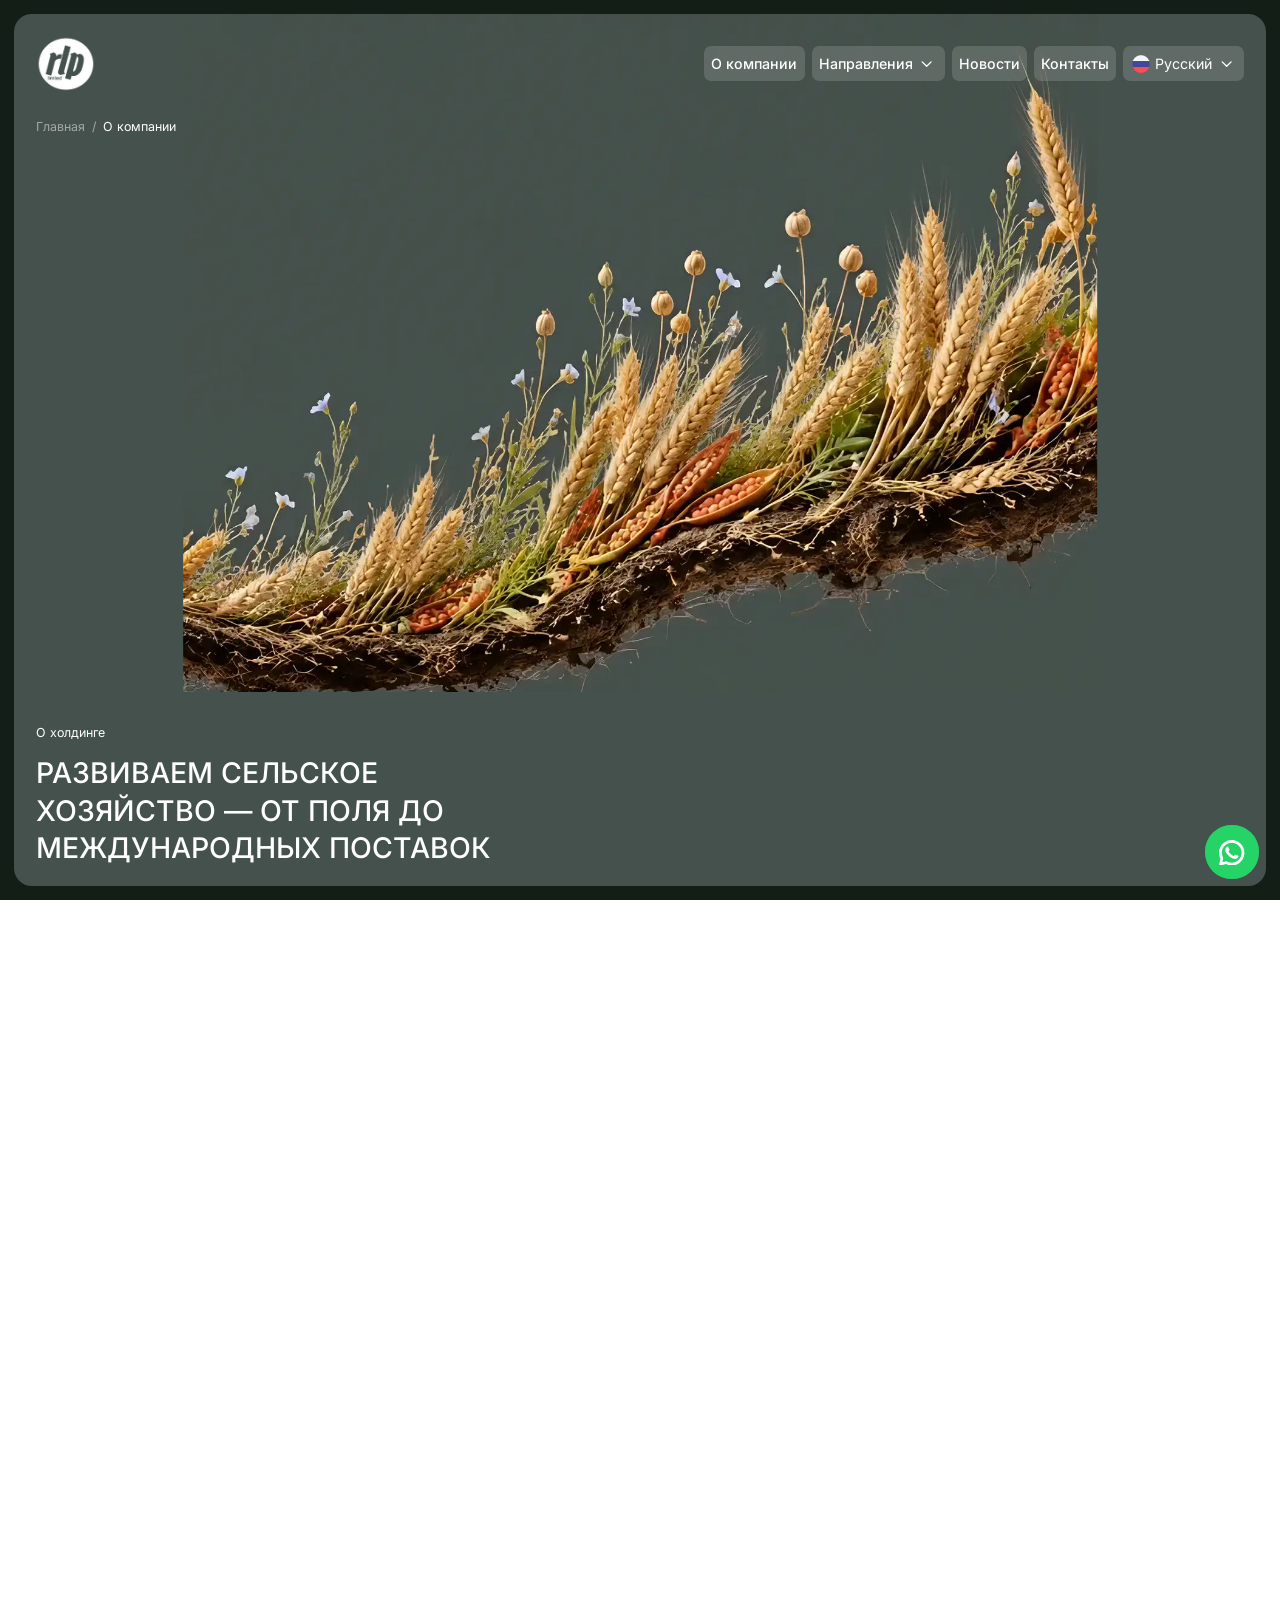
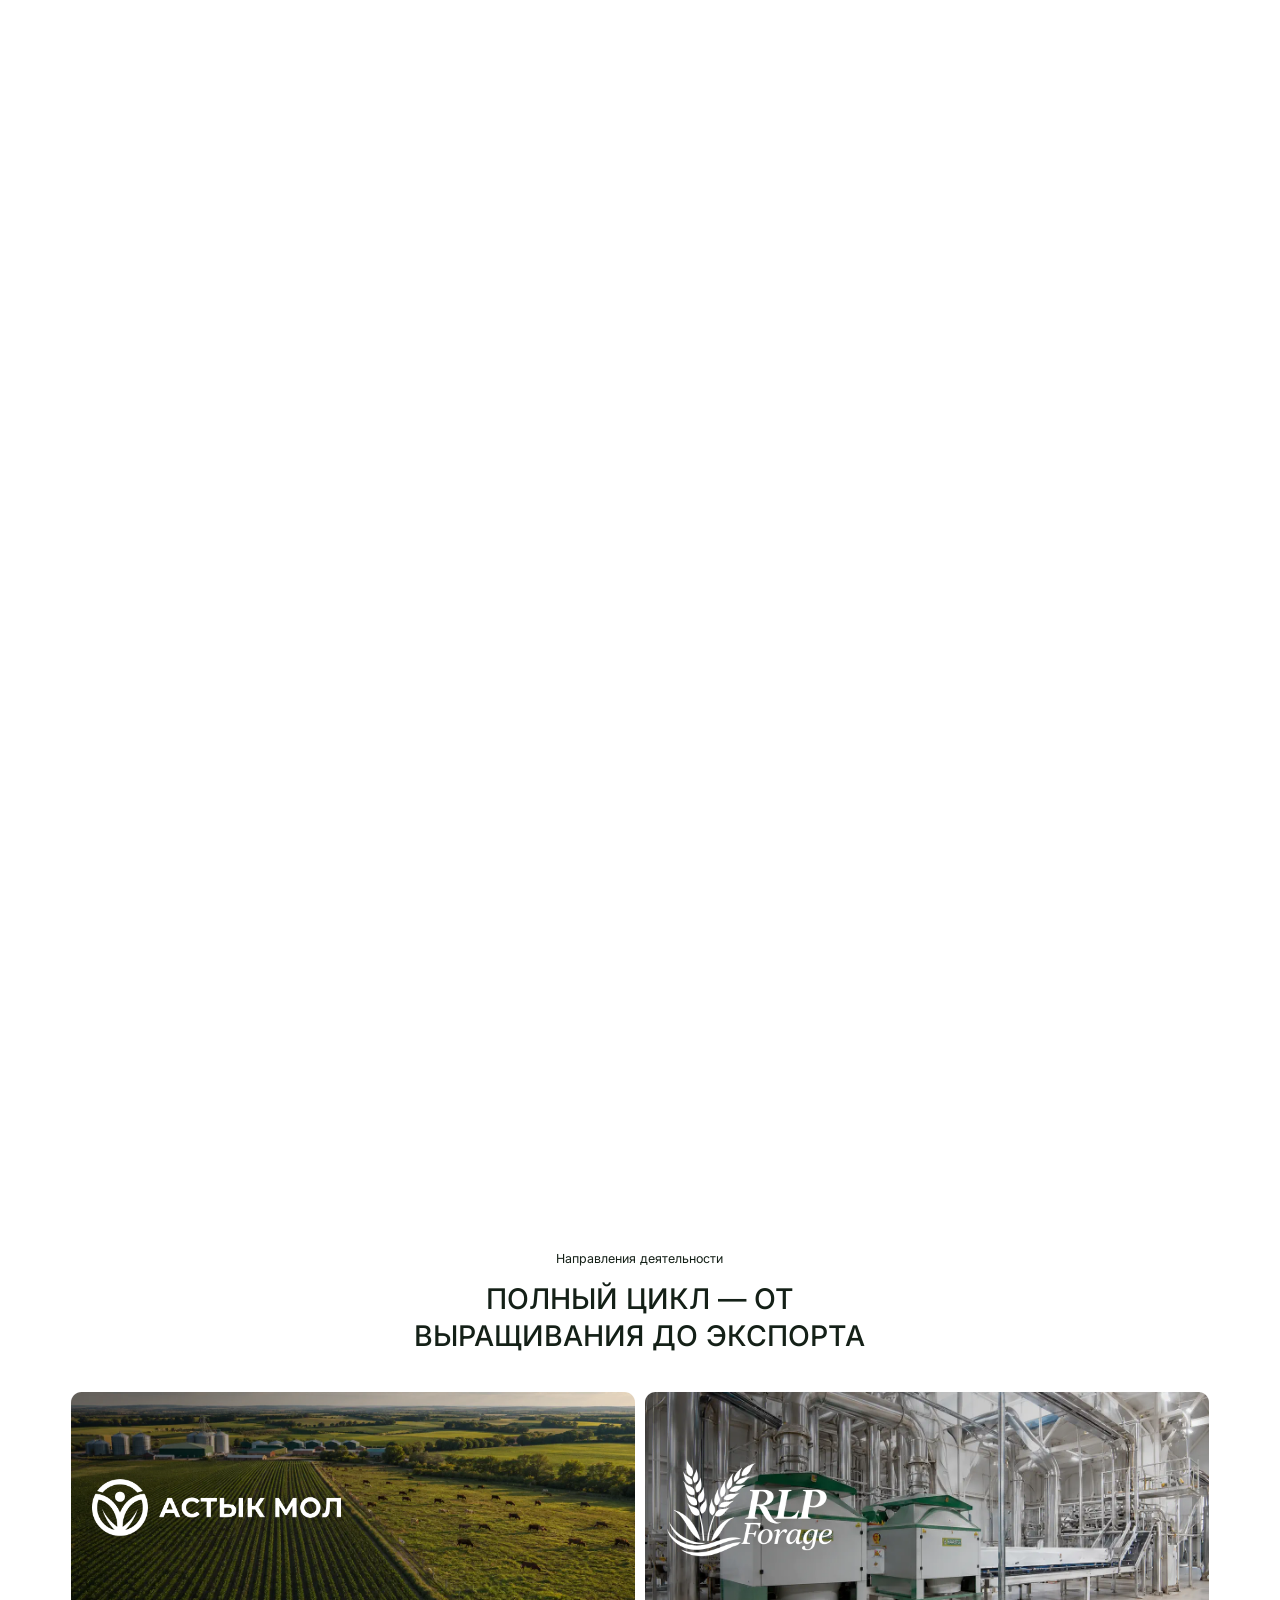
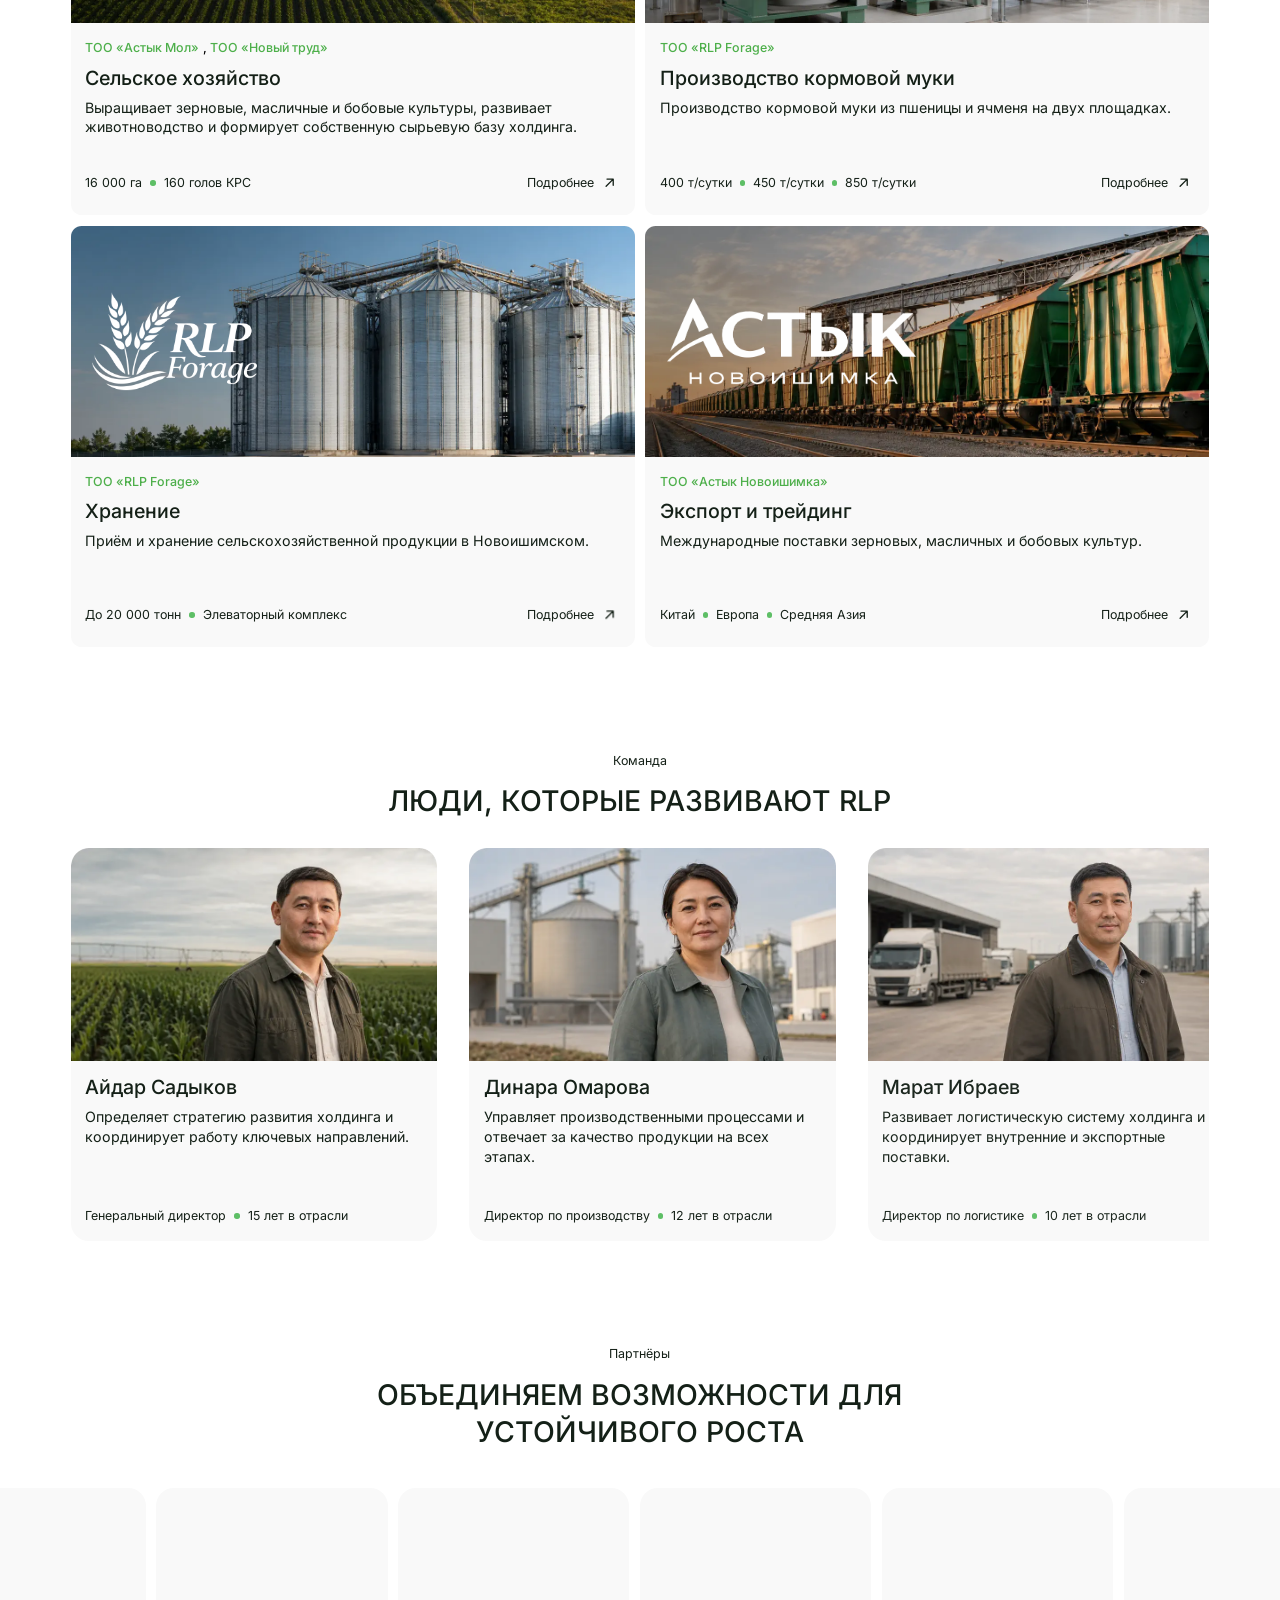
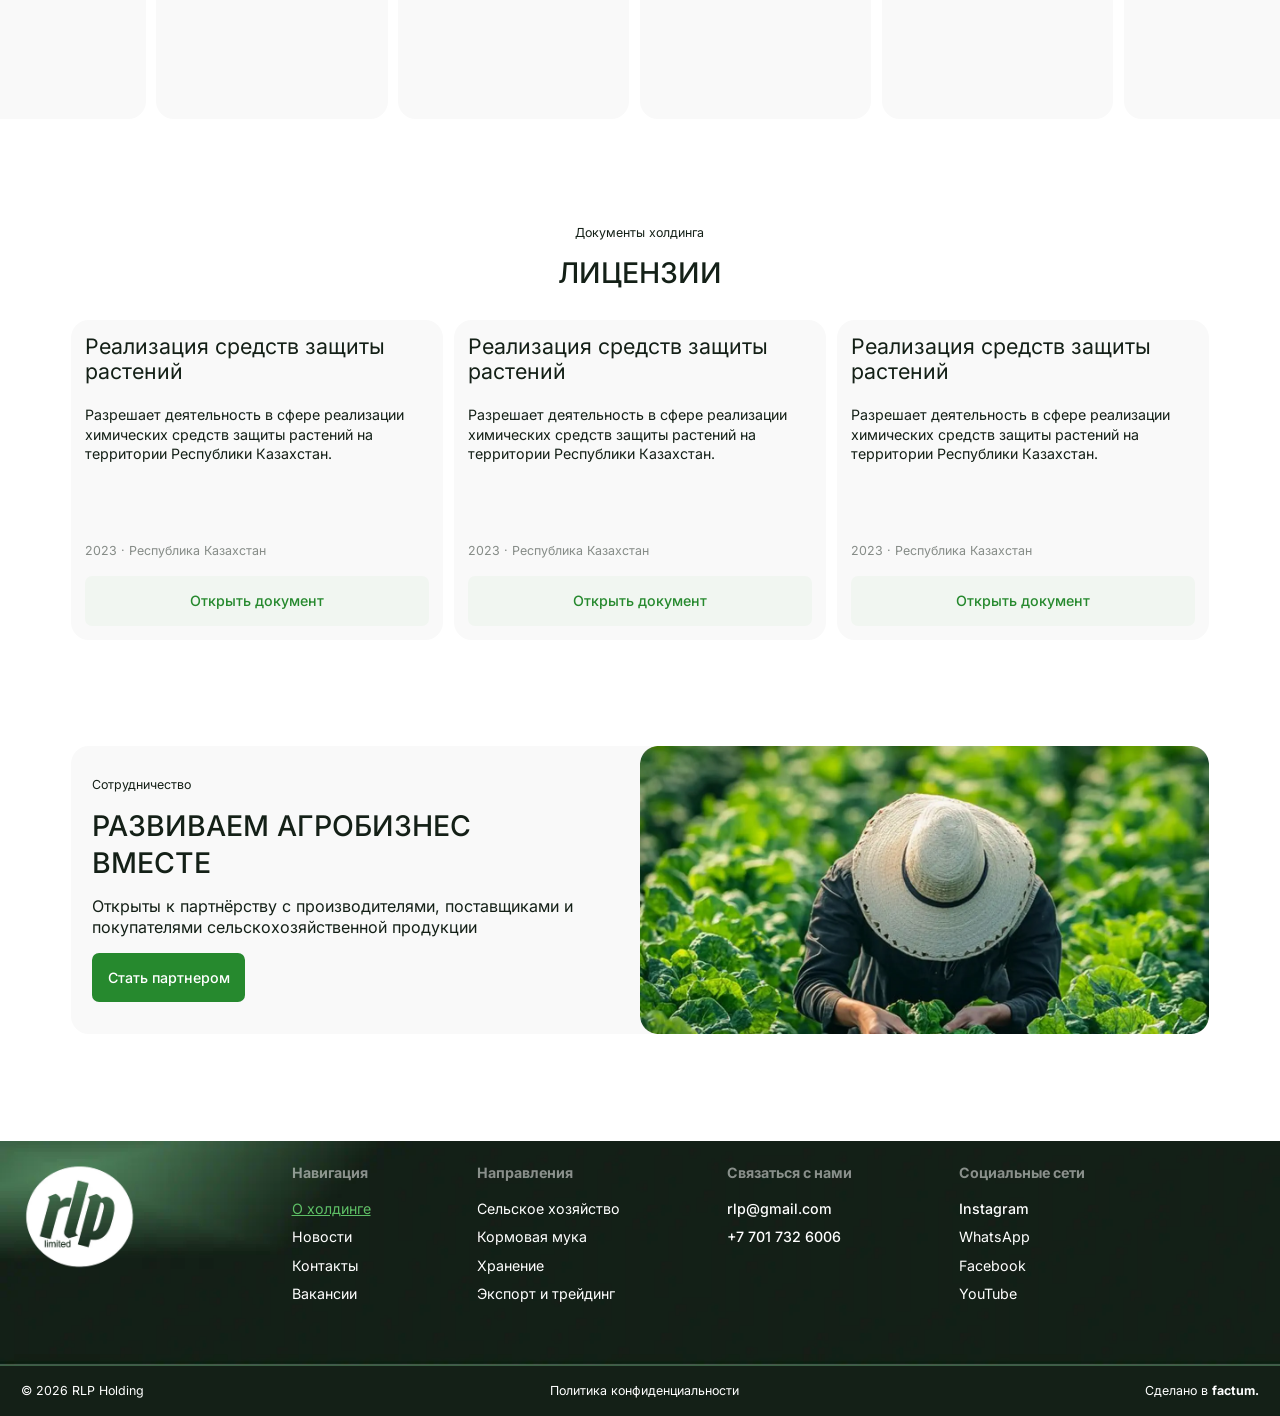
<file: about.html>
<!DOCTYPE html>
<html lang="ru">
<head>
  <meta charset="UTF-8" />
  <meta name="viewport" content="width=device-width, initial-scale=1.0" />
  <style>html:not(.is-ready) body{visibility:hidden}</style>
  <noscript><style>html:not(.is-ready) body{visibility:visible}</style></noscript>
  <script>
    (function () {
      var done = false;
      function go() {
        if (done) return;
        done = true;
        requestAnimationFrame(function () {
          requestAnimationFrame(function () {
            document.documentElement.classList.add("is-ready");
          });
        });
      }
      if (document.readyState === "complete") go();
      else window.addEventListener("load", go);
      setTimeout(go, 4000);
    })();
  </script>

  <title>О компании — RLP</title>
  <meta name="description" content="" />
  <link rel="icon" href="assets/favicon/favicon.svg?v=2" type="image/svg+xml" />
  <link rel="icon" href="assets/favicon/favicon.png?v=2" type="image/png" sizes="96x96" />


  <link rel="preload" as="font" type="font/woff2" href="assets/fonts/inter-400-cyrillic.woff2" crossorigin />
  <link rel="preload" as="font" type="font/woff2" href="assets/fonts/inter-500-cyrillic.woff2" crossorigin />
  <link rel="preload" as="font" type="font/woff2" href="assets/fonts/inter-700-cyrillic.woff2" crossorigin />

  <link rel="stylesheet" href="src/styles/main.css?v=171" />
  <link rel="stylesheet" href="assets/vendor/swiper/swiper-bundle.min.css" />
  <link rel="stylesheet" href="assets/vendor/fancybox/fancybox.css" />
</head>
<body class="page-about">
  <header class="header" data-header>
    <div class="header__bar">

      <a class="header__logo" href="index.html" aria-label="RLP — на главную">
        <img class="header__logo-light" src="assets/logo/rlpLogoHeader2.webp" alt="RLP" width="67" height="63" />
        <img class="header__logo-dark" src="assets/logo/newLogoHeaderBack.webp" alt="" aria-hidden="true" width="67" height="63" />
      </a>

      <div class="header__right" data-nav>

        <nav class="nav" aria-label="Основная навигация">
          <a class="nav__link" href="about.html">О компании</a>

          <div class="nav__item" data-nav-drop>
            <a class="nav__link" href="directions.html" aria-haspopup="true" aria-expanded="false">
              Направления
              <svg class="nav__chevron" viewBox="0 0 24 24" fill="none" aria-hidden="true">
                <path d="M7 10L12 15L17 10" stroke="currentColor" stroke-width="1.5"
                      stroke-linecap="round" stroke-linejoin="round" />
              </svg>
            </a>

            <div class="nav__drop">
              <div class="nav__drop-inner">
                <a href="directions/agriculture.html">Сельское хозяйство</a>
                <a href="directions/feed-flour.html">Кормовая мука</a>
                <a href="directions/storage.html">Хранение</a>
                <a href="directions/export.html">Экспорт и трейдинг</a>
              </div>
            </div>
          </div>

          <a class="nav__link" href="news.html">Новости</a>
          <a class="nav__link" href="contacts.html">Контакты</a>
        </nav>

        <div class="nav__item" data-nav-drop>
          <button class="header__lang" type="button" aria-haspopup="true" aria-expanded="false" aria-label="Выбрать язык">
            <span class="header__lang-flag" aria-hidden="true">
              <svg viewBox="0 0 20 20" fill="none">
                <mask id="flag-ru" maskUnits="userSpaceOnUse" x="0" y="0" width="20" height="20">
                  <circle cx="10" cy="10" r="10" fill="#fff" />
                </mask>
                <g mask="url(#flag-ru)">
                  <rect y="0" width="20" height="6.73" fill="#f5f5f5" />
                  <rect y="6.73" width="20" height="6.73" fill="#41479b" />
                  <rect y="13.46" width="20" height="6.73" fill="#ff4b55" />
                </g>
              </svg>
            </span>
            <span>Русский</span>
            <svg class="nav__chevron" viewBox="0 0 24 24" fill="none" aria-hidden="true">
              <path d="M7 10L12 15L17 10" stroke="currentColor" stroke-width="1.5"
                    stroke-linecap="round" stroke-linejoin="round" />
            </svg>
          </button>

          <div class="nav__drop nav__drop--right">
            <div class="nav__drop-inner">
              <a class="is-current" href="#"><svg class="header__lang-flag-img" viewBox="0 0 20 20" aria-hidden="true">
                <clipPath id="lang-flag-ru"><circle cx="10" cy="10" r="10" /></clipPath>
                <g clip-path="url(#lang-flag-ru)">
                  <rect width="20" height="6.67" fill="#f5f5f5" />
                  <rect y="6.67" width="20" height="6.66" fill="#41479b" />
                  <rect y="13.33" width="20" height="6.67" fill="#ff4b55" />
                </g>
              </svg>Русский</a>
              <a href="#"><svg class="header__lang-flag-img" viewBox="0 0 20 20" aria-hidden="true">
                <clipPath id="lang-flag-kz"><circle cx="10" cy="10" r="10" /></clipPath>
                <g clip-path="url(#lang-flag-kz)">
                  <rect width="20" height="20" fill="#00afca" />
                  <circle cx="10" cy="9" r="3" fill="#ffd400" />
                  <line x1="13.90" y1="9.00" x2="15.40" y2="9.00" stroke="#ffd400" stroke-width="0.9" stroke-linecap="round" />
                  <line x1="12.76" y1="11.76" x2="13.82" y2="12.82" stroke="#ffd400" stroke-width="0.9" stroke-linecap="round" />
                  <line x1="10.00" y1="12.90" x2="10.00" y2="14.40" stroke="#ffd400" stroke-width="0.9" stroke-linecap="round" />
                  <line x1="7.24" y1="11.76" x2="6.18" y2="12.82" stroke="#ffd400" stroke-width="0.9" stroke-linecap="round" />
                  <line x1="6.10" y1="9.00" x2="4.60" y2="9.00" stroke="#ffd400" stroke-width="0.9" stroke-linecap="round" />
                  <line x1="7.24" y1="6.24" x2="6.18" y2="5.18" stroke="#ffd400" stroke-width="0.9" stroke-linecap="round" />
                  <line x1="10.00" y1="5.10" x2="10.00" y2="3.60" stroke="#ffd400" stroke-width="0.9" stroke-linecap="round" />
                  <line x1="12.76" y1="6.24" x2="13.82" y2="5.18" stroke="#ffd400" stroke-width="0.9" stroke-linecap="round" />
                </g>
              </svg>Қазақша</a>
              <a href="#"><svg class="header__lang-flag-img" viewBox="0 0 20 20" aria-hidden="true">
                <clipPath id="lang-flag-cn"><circle cx="10" cy="10" r="10" /></clipPath>
                <g clip-path="url(#lang-flag-cn)">
                  <rect width="20" height="20" fill="#ee1c25" />
                  <polygon points="6.20,3.80 7.04,6.04 9.43,6.15 7.56,7.64 8.20,9.95 6.20,8.63 4.20,9.95 4.84,7.64 2.97,6.15 5.36,6.04" fill="#ffde02" />
                  <polygon points="11.60,3.10 11.87,3.83 12.65,3.86 12.04,4.34 12.25,5.09 11.60,4.66 10.95,5.09 11.16,4.34 10.55,3.86 11.33,3.83" fill="#ffde02" />
                  <polygon points="13.60,5.50 13.87,6.23 14.65,6.26 14.04,6.74 14.25,7.49 13.60,7.06 12.95,7.49 13.16,6.74 12.55,6.26 13.33,6.23" fill="#ffde02" />
                  <polygon points="13.40,8.50 13.67,9.23 14.45,9.26 13.84,9.74 14.05,10.49 13.40,10.06 12.75,10.49 12.96,9.74 12.35,9.26 13.13,9.23" fill="#ffde02" />
                  <polygon points="11.20,10.30 11.47,11.03 12.25,11.06 11.64,11.54 11.85,12.29 11.20,11.86 10.55,12.29 10.76,11.54 10.15,11.06 10.93,11.03" fill="#ffde02" />
                </g>
              </svg>中文</a>
            </div>
          </div>
        </div>

      </div>

      <button class="header__burger" type="button" aria-label="Открыть меню" aria-expanded="false" data-menu-toggle>
        <span aria-hidden="true"></span>
        <span aria-hidden="true"></span>
        <span aria-hidden="true"></span>
      </button>

    </div>
  </header>


  <main class="page">

    <section class="hero-about-track" data-hero-scroll>
      <div class="hero-about">
        <div class="hero-about__panel">

          <img class="hero-about__img" src="assets/images/hero2.webp" alt="" width="1408" height="558" />

          <nav class="hero-about__crumbs card-meta" aria-label="Хлебные крошки">
            <a href="index.html">Главная</a>
            <span aria-hidden="true">/</span>
            <span class="is-current">О компании</span>
          </nav>

          <div class="hero-about__group">

            <div class="hero-about__titles">
              <div class="hero-about__titles-track">
                <div class="hero-about__title">
                  <p class="section-label">О холдинге</p>
                  <h1 class="section-heading">Развиваем сельское хозяйство — от поля до международных поставок</h1>
                </div>
                <div class="hero-about__title">
                  <p class="section-label">Подробнее о компании</p>
                  <h2 class="section-heading">Объединяем ключевые этапы агропроизводства в единую систему</h2>
                </div>
              </div>
            </div>

            <div class="hero-about__text">
              <p class="hero-about__para section-description">RLP развивает несколько взаимосвязанных направлений: растениеводство, производство кормовой муки, хранение сельскохозяйственной продукции и логистику. Это позволяет выстраивать последовательный путь продукции — от выращивания и подготовки до хранения и поставки партнёрам.</p>
              <p class="hero-about__para section-description">Мы работаем на внутреннем и международном рынках, развивая поставки в Китай, Европу и страны Средней Азии. В основе нашей работы — стабильное качество, ответственность перед партнёрами и долгосрочный подход к развитию.</p>
            </div>

          </div>
        </div>
      </div>
    </section>



    <section class="shell directions" id="directions">

      <div class="section-head">
        <p class="section-label">Направления деятельности</p>
        <h2 class="section-heading">Полный цикл — от выращивания до экспорта</h2>
      </div>

      <div class="directions__grid">

        <article class="dir-card">
          <div class="dir-card__cover">
            <img src="assets/images/napravlenie1.webp" alt="" width="634" height="260" loading="lazy" />
            <img class="dir-card__logo" src="assets/images/napravlenieLogo1.webp" alt="Астык Мол" loading="lazy" />
          </div>
          <div class="dir-card__body">
            <div class="dir-card__top">
              <p class="dir-card__labels">
                <span class="card-label">ТОО «Астык Мол»</span>
                <span class="card-label card-label--plain">,</span>
                <span class="card-label">ТОО «Новый труд»</span>
              </p>
              <h3 class="card-heading-m">Сельское хозяйство</h3>
              <p class="card-description">Выращивает зерновые, масличные и бобовые культуры, развивает животноводство и формирует собственную сырьевую базу холдинга.</p>
            </div>
            <div class="dir-card__foot">
              <ul class="dir-card__meta">
                <li class="card-meta">16 000 га</li>
                <li class="card-meta">160 голов КРС</li>
              </ul>
              <a class="dir-card__action card-action" href="directions/agriculture.html">
                Подробнее
                <svg viewBox="0 0 24 24" fill="none" aria-hidden="true">
                  <path d="M8 16L16 8M16 8H9M16 8V15" stroke="currentColor" stroke-width="1.5"
                        stroke-linecap="round" stroke-linejoin="round" />
                </svg>
              </a>
            </div>
          </div>
        </article>

        <article class="dir-card">
          <div class="dir-card__cover">
            <img src="assets/images/napravlenie2.webp" alt="" width="634" height="260" loading="lazy" />
            <img class="dir-card__logo" src="assets/images/napravlenieLogo2.webp" alt="RLP Forage" loading="lazy" />
          </div>
          <div class="dir-card__body">
            <div class="dir-card__top">
              <p class="dir-card__labels">
                <span class="card-label">ТОО «RLP Forage»</span>
              </p>
              <h3 class="card-heading-m">Производство кормовой муки</h3>
              <p class="card-description">Производство кормовой муки из пшеницы и ячменя на двух площадках.</p>
            </div>
            <div class="dir-card__foot">
              <ul class="dir-card__meta">
                <li class="card-meta">400 т/сутки</li>
                <li class="card-meta">450 т/сутки</li>
                <li class="card-meta">850 т/сутки</li>
              </ul>
              <a class="dir-card__action card-action" href="directions/feed-flour.html">
                Подробнее
                <svg viewBox="0 0 24 24" fill="none" aria-hidden="true">
                  <path d="M8 16L16 8M16 8H9M16 8V15" stroke="currentColor" stroke-width="1.5"
                        stroke-linecap="round" stroke-linejoin="round" />
                </svg>
              </a>
            </div>
          </div>
        </article>

        <article class="dir-card">
          <div class="dir-card__cover">
            <img src="assets/images/napravlenie3.webp" alt="" width="634" height="260" loading="lazy" />
            <img class="dir-card__logo" src="assets/images/napravlenoeLogo3.webp" alt="RLP Forage" loading="lazy" />
          </div>
          <div class="dir-card__body">
            <div class="dir-card__top">
              <p class="dir-card__labels">
                <span class="card-label">ТОО «RLP Forage»</span>
              </p>
              <h3 class="card-heading-m">Хранение</h3>
              <p class="card-description">Приём и хранение сельскохозяйственной продукции в Новоишимском.</p>
            </div>
            <div class="dir-card__foot">
              <ul class="dir-card__meta">
                <li class="card-meta">До 20 000 тонн</li>
                <li class="card-meta">Элеваторный комплекс</li>
              </ul>
              <a class="dir-card__action card-action" href="directions/storage.html">
                Подробнее
                <svg viewBox="0 0 24 24" fill="none" aria-hidden="true">
                  <path d="M8 16L16 8M16 8H9M16 8V15" stroke="currentColor" stroke-width="1.5"
                        stroke-linecap="round" stroke-linejoin="round" />
                </svg>
              </a>
            </div>
          </div>
        </article>

        <article class="dir-card">
          <div class="dir-card__cover">
            <img src="assets/images/napravlenie4.webp" alt="" width="634" height="260" loading="lazy" />
            <img class="dir-card__logo" src="assets/images/napravlenieLogo4.webp" alt="Астык Новоишимка" loading="lazy" />
          </div>
          <div class="dir-card__body">
            <div class="dir-card__top">
              <p class="dir-card__labels">
                <span class="card-label">ТОО «Астык Новоишимка»</span>
              </p>
              <h3 class="card-heading-m">Экспорт и трейдинг</h3>
              <p class="card-description">Международные поставки зерновых, масличных и бобовых культур.</p>
            </div>
            <div class="dir-card__foot">
              <ul class="dir-card__meta">
                <li class="card-meta">Китай</li>
                <li class="card-meta">Европа</li>
                <li class="card-meta">Средняя Азия</li>
              </ul>
              <a class="dir-card__action card-action" href="directions/export.html">
                Подробнее
                <svg viewBox="0 0 24 24" fill="none" aria-hidden="true">
                  <path d="M8 16L16 8M16 8H9M16 8V15" stroke="currentColor" stroke-width="1.5"
                        stroke-linecap="round" stroke-linejoin="round" />
                </svg>
              </a>
            </div>
          </div>
        </article>

      </div>
    </section>


    <section class="shell team" id="team">

      <div class="section-head section-head--narrow">
        <p class="section-label">Команда</p>
        <h2 class="section-heading">Люди, которые развивают RLP</h2>
      </div>

      <div class="team__row swiper" data-team>
        <div class="swiper-wrapper">

        <article class="swiper-slide team-card">
          <img class="team-card__img" src="assets/images/komanda1.webp" alt="Айдар Садыков" width="412" height="240" loading="lazy" />
          <div class="team-card__body">
            <div class="team-card__top">
              <h3 class="card-heading-m">Айдар Садыков</h3>
              <p class="card-description">Определяет стратегию развития холдинга и координирует работу ключевых направлений.</p>
            </div>
            <ul class="dir-card__meta">
              <li class="card-meta">Генеральный директор</li>
              <li class="card-meta">15 лет в отрасли</li>
            </ul>
          </div>
        </article>

        <article class="swiper-slide team-card">
          <img class="team-card__img" src="assets/images/komanda2.webp" alt="Динара Омарова" width="412" height="240" loading="lazy" />
          <div class="team-card__body">
            <div class="team-card__top">
              <h3 class="card-heading-m">Динара Омарова</h3>
              <p class="card-description">Управляет производственными процессами и отвечает за качество продукции на всех этапах.</p>
            </div>
            <ul class="dir-card__meta">
              <li class="card-meta">Директор по производству</li>
              <li class="card-meta">12 лет в отрасли</li>
            </ul>
          </div>
        </article>

        <article class="swiper-slide team-card">
          <img class="team-card__img" src="assets/images/komanda3.webp" alt="Марат Ибраев" width="412" height="240" loading="lazy" />
          <div class="team-card__body">
            <div class="team-card__top">
              <h3 class="card-heading-m">Марат Ибраев</h3>
              <p class="card-description">Развивает логистическую систему холдинга и координирует внутренние и экспортные поставки.</p>
            </div>
            <ul class="dir-card__meta">
              <li class="card-meta">Директор по логистике</li>
              <li class="card-meta">10 лет в отрасли</li>
            </ul>
          </div>
        </article>

        <article class="swiper-slide team-card">
          <img class="team-card__img" src="assets/images/komanda3.webp" alt="Марат Ибраев" width="412" height="240" loading="lazy" />
          <div class="team-card__body">
            <div class="team-card__top">
              <h3 class="card-heading-m">Марат Ибраев</h3>
              <p class="card-description">Развивает логистическую систему холдинга и координирует внутренние и экспортные поставки.</p>
            </div>
            <ul class="dir-card__meta">
              <li class="card-meta">Директор по логистике</li>
              <li class="card-meta">10 лет в отрасли</li>
            </ul>
          </div>
        </article>

        </div>
      </div>
    </section>


    <section class="shell partners" id="partners">

      <div class="section-head section-head--narrow">
        <p class="section-label">Партнёры</p>
        <h2 class="section-heading">Объединяем возможности для устойчивого роста</h2>
      </div>

      <div class="partners__row" data-drag-scroll>
        <div class="partners__item">
          <img src="assets/images/partnery1.webp" alt="Партнёр RLP" loading="lazy" />
        </div>
        <div class="partners__item">
          <img src="assets/images/partnery2.webp" alt="Партнёр RLP" loading="lazy" />
        </div>
        <div class="partners__item">
          <img src="assets/images/partnery3.webp" alt="Партнёр RLP" loading="lazy" />
        </div>
        <div class="partners__item">
          <img src="assets/images/partnery1.webp" alt="Партнёр RLP" loading="lazy" />
        </div>
        <div class="partners__item">
          <img src="assets/images/partnery2.webp" alt="Партнёр RLP" loading="lazy" />
        </div>
        <div class="partners__item">
          <img src="assets/images/partnery3.webp" alt="Партнёр RLP" loading="lazy" />
        </div>
        <div class="partners__item">
          <img src="assets/images/partnery1.webp" alt="Партнёр RLP" loading="lazy" />
        </div>
      </div>
    </section>


    <section class="shell licenses" id="licenses">

      <div class="section-head section-head--narrow">
        <p class="section-label">Документы холдинга</p>
        <h2 class="section-heading">Лицензии</h2>
      </div>

      <ul class="licenses__list">
        <li class="license-card">
          <div class="license-card__top">
            <h3 class="card-heading-l">Реализация средств защиты растений</h3>
            <p class="card-description">Разрешает деятельность в сфере реализации химических средств защиты растений на территории Республики Казахстан.</p>
          </div>
          <div class="license-card__foot">
            <p class="card-meta">2023 · Республика Казахстан</p>
            <a class="btn btn--soft btn--block" href="assets/images/licenseStub.png" data-fancybox="licenses" data-caption="Реализация средств защиты растений">Открыть документ</a>
          </div>
        </li>

        <li class="license-card">
          <div class="license-card__top">
            <h3 class="card-heading-l">Реализация средств защиты растений</h3>
            <p class="card-description">Разрешает деятельность в сфере реализации химических средств защиты растений на территории Республики Казахстан.</p>
          </div>
          <div class="license-card__foot">
            <p class="card-meta">2023 · Республика Казахстан</p>
            <a class="btn btn--soft btn--block" href="assets/images/licenseStub.png" data-fancybox="licenses" data-caption="Реализация средств защиты растений">Открыть документ</a>
          </div>
        </li>

        <li class="license-card">
          <div class="license-card__top">
            <h3 class="card-heading-l">Реализация средств защиты растений</h3>
            <p class="card-description">Разрешает деятельность в сфере реализации химических средств защиты растений на территории Республики Казахстан.</p>
          </div>
          <div class="license-card__foot">
            <p class="card-meta">2023 · Республика Казахстан</p>
            <a class="btn btn--soft btn--block" href="assets/images/licenseStub.png" data-fancybox="licenses" data-caption="Реализация средств защиты растений">Открыть документ</a>
          </div>
        </li>
      </ul>
    </section>


    <section class="shell" id="partner">
      <div class="partner">
        <div class="partner__text">
          <p class="section-label">Сотрудничество</p>
          <h2 class="section-heading">Развиваем агробизнес вместе</h2>
          <p class="section-description">Открыты к партнёрству с производителями, поставщиками и покупателями сельскохозяйственной продукции</p>
          <a class="btn btn--green" href="#lead-modal" data-modal-open="lead-modal">Стать партнером</a>
        </div>
        <img class="partner__photo" src="assets/images/sotrudnichestvo.webp" alt="Сотрудничество с RLP" width="640" height="324" loading="lazy" />
      </div>
    </section>

  </main>
  <footer class="footer">

    <div class="footer__main">

      <a class="footer__logo" href="index.html" aria-label="RLP Holding — на главную">
        <img src="assets/logo/logoFooter.webp" alt="RLP Holding" width="129" height="120" loading="lazy" />
      </a>

      <div class="footer__cols">

        <div class="footer__col">
          <p class="footer__col-title">Навигация</p>
          <nav class="footer__list" aria-label="Навигация в футере">
            <a class="footer__link" href="about.html">О холдинге</a>
            <a class="footer__link" href="news.html">Новости</a>
            <a class="footer__link" href="contacts.html">Контакты</a>
            <a class="footer__link" href="vacancies.html">Вакансии</a>
          </nav>
        </div>

        <div class="footer__col">
          <p class="footer__col-title">Направления</p>
          <nav class="footer__list" aria-label="Направления">
            <a class="footer__link" href="directions/agriculture.html">Сельское хозяйство</a>
            <a class="footer__link" href="directions/feed-flour.html">Кормовая мука</a>
            <a class="footer__link" href="directions/storage.html">Хранение</a>
            <a class="footer__link" href="directions/export.html">Экспорт и трейдинг</a>
          </nav>
        </div>

        <div class="footer__col">
          <p class="footer__col-title">Связаться с нами</p>
          <div class="footer__list">
            <a class="footer__link footer__link--medium" href="mailto:rlp@gmail.com">rlp@gmail.com</a>
            <a class="footer__link footer__link--medium" href="tel:+77017326006">+7 701 732 6006</a>
          </div>
        </div>

        <div class="footer__col">
          <p class="footer__col-title">Социальные сети</p>
          <div class="footer__list">
            <a class="footer__link footer__link--medium" href="#" target="_blank" rel="noopener">Instagram</a>
            <a class="footer__link" href="#" target="_blank" rel="noopener">WhatsApp</a>
            <a class="footer__link" href="#" target="_blank" rel="noopener">Facebook</a>
            <a class="footer__link" href="#" target="_blank" rel="noopener">YouTube</a>
          </div>
        </div>

      </div>
    </div>

    <div class="footer__bottom">
      <p>© 2026 RLP Holding</p>
      <a href="policy.html">Политика конфиденциальности</a>
      <p>Сделано в <a href="https://factum.agency/" target="_blank" rel="noopener"><b>factum.</b></a></p>
    </div>

  </footer>

  
  <dialog class="modal" id="lead-modal" aria-labelledby="lead-modal-title">
    <form class="lead" action="#" method="post">
      <button class="lead__close" type="button" data-modal-close aria-label="Закрыть">
        <svg viewBox="0 0 24 24" fill="none" aria-hidden="true">
          <path d="M7 7L17 17M17 7L7 17" stroke="currentColor" stroke-width="1.5" stroke-linecap="round" />
        </svg>
      </button>
      <h2 class="section-heading lead__title" id="lead-modal-title">Оставить заявку</h2>
      <p class="card-description">Расскажите, чем мы можем быть вам полезны. Свяжемся с вами и ответим на вопросы</p>
      <label class="lead__field">
        <span class="section-label">Имя</span>
        <input type="text" name="name" required />
      </label>
      <label class="lead__field">
        <span class="section-label">Телефон</span>
        <input type="tel" name="phone" required />
      </label>
      <label class="lead__field">
        <span class="section-label">Эл.почта</span>
        <input type="email" name="email" />
      </label>
      <button class="btn btn--green btn--block" type="submit">Отправить</button>
    </form>
  </dialog>

  <div class="fab-stack">
    <a class="fab fab--phone" href="tel:+77017326006" aria-label="Позвонить">
      <span class="fab__icon">
        <svg width="19" height="18" viewBox="0 0 19 18" fill="none" xmlns="http://www.w3.org/2000/svg" aria-hidden="true">
          <path d="M17.9288 12.176L14.4006 10.5051C13.5138 10.0844 12.4371 10.3609 11.8986 11.1542L11.2906 12.0377C10.3277 11.7012 7.91442 10.5893 6.32451 7.45787L7.52806 6.45419C8.20581 5.8832 8.38312 4.92155 7.93974 4.17025L6.0458 0.942745C5.77978 0.497975 5.33005 0.173402 4.81064 0.0531641C4.28492 -0.0669958 3.7275 0.0171071 3.27778 0.299614L0.877163 1.79019C0.26269 2.17484 -0.0793291 2.86606 0.0157216 3.5572C0.389408 6.41212 2.60635 15.9024 15.2051 17.9699C15.3127 17.988 15.4204 18 15.5281 18C16.1868 18 16.8013 17.6754 17.1687 17.1285L18.7015 14.8145C18.9929 14.3698 19.0752 13.8349 18.9296 13.33C18.7839 12.8311 18.4165 12.4104 17.9288 12.176Z"></path>
        </svg>
      </span>
    </a>
    <a class="fab fab--whatsapp" href="https://wa.me/77017326006?text=%D0%97%D0%B4%D1%80%D0%B0%D0%B2%D1%81%D1%82%D0%B2%D1%83%D0%B9%D1%82%D0%B5!%20%D0%9F%D0%B8%D1%88%D1%83%20%D1%81%20%D1%81%D0%B0%D0%B9%D1%82%D0%B0%20RLP" target="_blank" rel="nofollow noopener" aria-label="Написать в WhatsApp">
      <span class="fab__icon">
        <svg width="13" height="13" viewBox="0 0 13 13" fill="none" xmlns="http://www.w3.org/2000/svg" aria-hidden="true">
          <path d="M5.89639 0.507229C2.59515 0.664415 -0.00998593 3.41371 2.87769e-05 6.71868C0.00307803 7.72529 0.246092 8.6754 0.674781 9.5149L0.0165904 12.7098C-0.0190141 12.8827 0.136857 13.034 0.308541 12.9933L3.4392 12.2516C4.24351 12.6523 5.14693 12.8837 6.10305 12.8983C9.47723 12.9498 12.2907 10.2706 12.3959 6.89769C12.5086 3.28214 9.52458 0.334438 5.89639 0.507229ZM9.63193 10.132C8.71509 11.0488 7.49608 11.5537 6.19949 11.5537C5.44029 11.5537 4.71343 11.3834 4.03903 11.0475L3.60305 10.8303L1.68364 11.285L2.08766 9.32373L1.87287 8.90311C1.52277 8.21748 1.34526 7.47606 1.34526 6.69949C1.34526 5.40287 1.85018 4.18388 2.76702 3.26701C3.67566 2.35836 4.91456 1.84522 6.19958 1.84522C7.49617 1.84525 8.71513 2.35017 9.63196 3.26698C10.5488 4.18382 11.0537 5.40281 11.0538 6.6994C11.0537 7.98445 10.5406 9.22334 9.63193 10.132Z"></path>
          <path d="M9.20802 8.04417L8.00718 7.69937C7.84931 7.65405 7.6793 7.69883 7.56426 7.81604L7.27061 8.11523C7.14678 8.24138 6.9589 8.28192 6.79501 8.21562C6.22696 7.98573 5.03201 6.92327 4.72684 6.39183C4.6388 6.23853 4.65336 6.04688 4.76146 5.907L5.01784 5.57532C5.11828 5.44537 5.13948 5.27085 5.07305 5.12063L4.56783 3.97796C4.44682 3.70428 4.09708 3.62461 3.8686 3.81785C3.53345 4.10131 3.13579 4.53206 3.08745 5.00927C3.00222 5.85062 3.36305 6.91122 4.72753 8.18474C6.30388 9.656 7.56621 9.85037 8.3881 9.65128C8.85428 9.53836 9.22682 9.0857 9.46195 8.71507C9.62224 8.46237 9.49567 8.12677 9.20802 8.04417Z"></path>
        </svg>
      </span>
    </a>
  </div>
  <script src="assets/vendor/lenis.min.js"></script>
  <script src="assets/vendor/swiper/swiper-bundle.min.js"></script>
  <script src="assets/vendor/fancybox/fancybox.umd.js"></script>
  <script src="src/lib/main.js?v=171"></script>
</body>
</html>
</file>
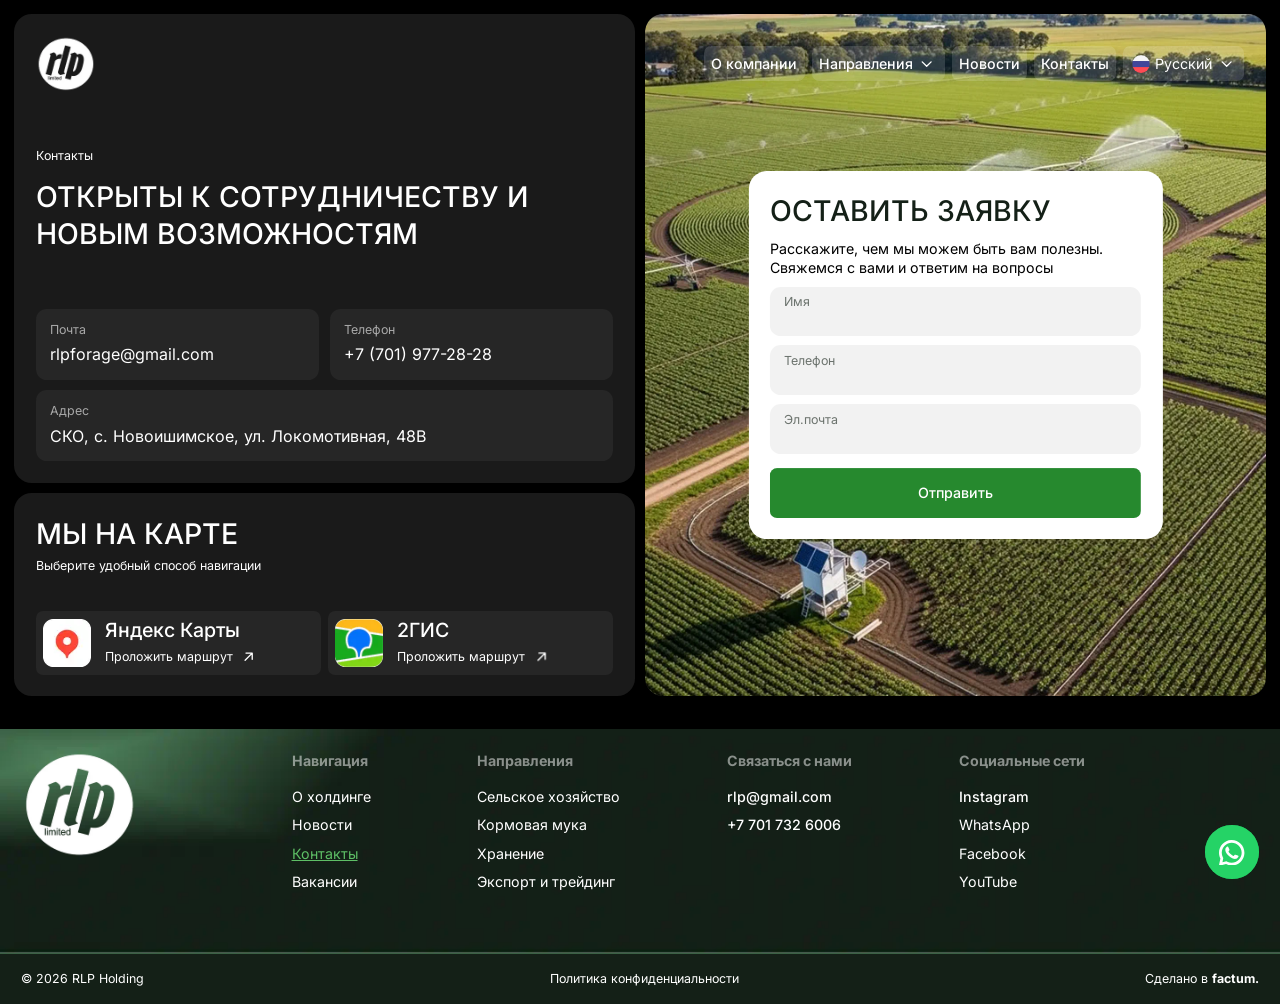
<file: contacts.html>
<!DOCTYPE html>
<html lang="ru">
<head>
  <meta charset="UTF-8" />
  <meta name="viewport" content="width=device-width, initial-scale=1.0" />
  <style>html:not(.is-ready) body{visibility:hidden}</style>
  <noscript><style>html:not(.is-ready) body{visibility:visible}</style></noscript>
  <script>
    (function () {
      var done = false;
      function go() {
        if (done) return;
        done = true;
        requestAnimationFrame(function () {
          requestAnimationFrame(function () {
            document.documentElement.classList.add("is-ready");
          });
        });
      }
      if (document.readyState === "complete") go();
      else window.addEventListener("load", go);
      setTimeout(go, 4000);
    })();
  </script>

  <title>Контакты — RLP</title>
  <meta name="description" content="" />
  <link rel="icon" href="assets/favicon/favicon.svg?v=2" type="image/svg+xml" />
  <link rel="icon" href="assets/favicon/favicon.png?v=2" type="image/png" sizes="96x96" />


  <link rel="preload" as="font" type="font/woff2" href="assets/fonts/inter-400-cyrillic.woff2" crossorigin />
  <link rel="preload" as="font" type="font/woff2" href="assets/fonts/inter-500-cyrillic.woff2" crossorigin />
  <link rel="preload" as="font" type="font/woff2" href="assets/fonts/inter-700-cyrillic.woff2" crossorigin />

  <link rel="stylesheet" href="src/styles/main.css?v=171" />
  <link rel="stylesheet" href="assets/vendor/swiper/swiper-bundle.min.css" />
</head>
<body class="page-contacts">
  <header class="header" data-header data-header-scroll>
    <div class="header__bar">

      <a class="header__logo" href="index.html" aria-label="RLP — на главную">
        <img class="header__logo-light" src="assets/logo/rlpLogoHeader2.webp" alt="RLP" width="67" height="63" />
        <img class="header__logo-dark" src="assets/logo/newLogoHeaderBack.webp" alt="" aria-hidden="true" width="67" height="63" />
      </a>

      <div class="header__right" data-nav>

        <nav class="nav" aria-label="Основная навигация">
          <a class="nav__link" href="about.html">О компании</a>

          <div class="nav__item" data-nav-drop>
            <a class="nav__link" href="directions.html" aria-haspopup="true" aria-expanded="false">
              Направления
              <svg class="nav__chevron" viewBox="0 0 24 24" fill="none" aria-hidden="true">
                <path d="M7 10L12 15L17 10" stroke="currentColor" stroke-width="1.5"
                      stroke-linecap="round" stroke-linejoin="round" />
              </svg>
            </a>

            <div class="nav__drop">
              <div class="nav__drop-inner">
                <a href="directions/agriculture.html">Сельское хозяйство</a>
                <a href="directions/feed-flour.html">Кормовая мука</a>
                <a href="directions/storage.html">Хранение</a>
                <a href="directions/export.html">Экспорт и трейдинг</a>
              </div>
            </div>
          </div>

          <a class="nav__link" href="news.html">Новости</a>
          <a class="nav__link" href="contacts.html">Контакты</a>
        </nav>

        <div class="nav__item" data-nav-drop>
          <button class="header__lang" type="button" aria-haspopup="true" aria-expanded="false" aria-label="Выбрать язык">
            <span class="header__lang-flag" aria-hidden="true">
              <svg viewBox="0 0 20 20" fill="none">
                <mask id="flag-ru" maskUnits="userSpaceOnUse" x="0" y="0" width="20" height="20">
                  <circle cx="10" cy="10" r="10" fill="#fff" />
                </mask>
                <g mask="url(#flag-ru)">
                  <rect y="0" width="20" height="6.73" fill="#f5f5f5" />
                  <rect y="6.73" width="20" height="6.73" fill="#41479b" />
                  <rect y="13.46" width="20" height="6.73" fill="#ff4b55" />
                </g>
              </svg>
            </span>
            <span>Русский</span>
            <svg class="nav__chevron" viewBox="0 0 24 24" fill="none" aria-hidden="true">
              <path d="M7 10L12 15L17 10" stroke="currentColor" stroke-width="1.5"
                    stroke-linecap="round" stroke-linejoin="round" />
            </svg>
          </button>

          <div class="nav__drop nav__drop--right">
            <div class="nav__drop-inner">
              <a class="is-current" href="#"><svg class="header__lang-flag-img" viewBox="0 0 20 20" aria-hidden="true">
                <clipPath id="lang-flag-ru"><circle cx="10" cy="10" r="10" /></clipPath>
                <g clip-path="url(#lang-flag-ru)">
                  <rect width="20" height="6.67" fill="#f5f5f5" />
                  <rect y="6.67" width="20" height="6.66" fill="#41479b" />
                  <rect y="13.33" width="20" height="6.67" fill="#ff4b55" />
                </g>
              </svg>Русский</a>
              <a href="#"><svg class="header__lang-flag-img" viewBox="0 0 20 20" aria-hidden="true">
                <clipPath id="lang-flag-kz"><circle cx="10" cy="10" r="10" /></clipPath>
                <g clip-path="url(#lang-flag-kz)">
                  <rect width="20" height="20" fill="#00afca" />
                  <circle cx="10" cy="9" r="3" fill="#ffd400" />
                  <line x1="13.90" y1="9.00" x2="15.40" y2="9.00" stroke="#ffd400" stroke-width="0.9" stroke-linecap="round" />
                  <line x1="12.76" y1="11.76" x2="13.82" y2="12.82" stroke="#ffd400" stroke-width="0.9" stroke-linecap="round" />
                  <line x1="10.00" y1="12.90" x2="10.00" y2="14.40" stroke="#ffd400" stroke-width="0.9" stroke-linecap="round" />
                  <line x1="7.24" y1="11.76" x2="6.18" y2="12.82" stroke="#ffd400" stroke-width="0.9" stroke-linecap="round" />
                  <line x1="6.10" y1="9.00" x2="4.60" y2="9.00" stroke="#ffd400" stroke-width="0.9" stroke-linecap="round" />
                  <line x1="7.24" y1="6.24" x2="6.18" y2="5.18" stroke="#ffd400" stroke-width="0.9" stroke-linecap="round" />
                  <line x1="10.00" y1="5.10" x2="10.00" y2="3.60" stroke="#ffd400" stroke-width="0.9" stroke-linecap="round" />
                  <line x1="12.76" y1="6.24" x2="13.82" y2="5.18" stroke="#ffd400" stroke-width="0.9" stroke-linecap="round" />
                </g>
              </svg>Қазақша</a>
              <a href="#"><svg class="header__lang-flag-img" viewBox="0 0 20 20" aria-hidden="true">
                <clipPath id="lang-flag-cn"><circle cx="10" cy="10" r="10" /></clipPath>
                <g clip-path="url(#lang-flag-cn)">
                  <rect width="20" height="20" fill="#ee1c25" />
                  <polygon points="6.20,3.80 7.04,6.04 9.43,6.15 7.56,7.64 8.20,9.95 6.20,8.63 4.20,9.95 4.84,7.64 2.97,6.15 5.36,6.04" fill="#ffde02" />
                  <polygon points="11.60,3.10 11.87,3.83 12.65,3.86 12.04,4.34 12.25,5.09 11.60,4.66 10.95,5.09 11.16,4.34 10.55,3.86 11.33,3.83" fill="#ffde02" />
                  <polygon points="13.60,5.50 13.87,6.23 14.65,6.26 14.04,6.74 14.25,7.49 13.60,7.06 12.95,7.49 13.16,6.74 12.55,6.26 13.33,6.23" fill="#ffde02" />
                  <polygon points="13.40,8.50 13.67,9.23 14.45,9.26 13.84,9.74 14.05,10.49 13.40,10.06 12.75,10.49 12.96,9.74 12.35,9.26 13.13,9.23" fill="#ffde02" />
                  <polygon points="11.20,10.30 11.47,11.03 12.25,11.06 11.64,11.54 11.85,12.29 11.20,11.86 10.55,12.29 10.76,11.54 10.15,11.06 10.93,11.03" fill="#ffde02" />
                </g>
              </svg>中文</a>
            </div>
          </div>
        </div>

      </div>

      <button class="header__burger" type="button" aria-label="Открыть меню" aria-expanded="false" data-menu-toggle>
        <span aria-hidden="true"></span>
        <span aria-hidden="true"></span>
        <span aria-hidden="true"></span>
      </button>

    </div>
  </header>


  <main class="page page--contacts">

    <section class="contacts">

      <div class="contacts__grid">


        <div class="contacts__col">

          <div class="contacts__card contacts__intro">
            <div class="contacts__head">
              <p class="section-label">Контакты</p>
              <h1 class="section-heading">Открыты к сотрудничеству и новым возможностям</h1>
            </div>

            <div class="contacts__list">
              <div class="contacts__row">
                <a class="contacts__item" href="mailto:rlpforage@gmail.com">
                  <span class="section-label">Почта</span>
                  <span class="section-description">rlpforage@gmail.com</span>
                </a>
                <a class="contacts__item" href="tel:+77019772828">
                  <span class="section-label">Телефон</span>
                  <span class="section-description">+7 (701) 977-28-28</span>
                </a>
              </div>
              <div class="contacts__item">
                <span class="section-label">Адрес</span>
                <span class="section-description">СКО, с. Новоишимское, ул. Локомотивная, 48В</span>
              </div>
            </div>
          </div>

          <div class="contacts__card contacts__maps">
            <div class="contacts__maps-head">
              <h2 class="section-heading">Мы на карте</h2>
              <p class="section-label">Выберите удобный способ навигации</p>
            </div>

            <div class="contacts__maps-row">
              <a class="map-link" href="#" target="_blank" rel="noopener">
                <span class="map-link__icon">
                  <img src="assets/images/yandexKarty.webp" alt="" width="34" height="34" loading="lazy" />
                </span>
                <span class="map-link__text">
                  <span class="card-heading-m">Яндекс Карты</span>
                  <span class="map-link__action card-action">
                    Проложить маршрут
                    <svg viewBox="0 0 24 24" fill="none" aria-hidden="true">
                      <path d="M8 16L16 8M16 8H9M16 8V15" stroke="currentColor" stroke-width="1.5"
                            stroke-linecap="round" stroke-linejoin="round" />
                    </svg>
                  </span>
                </span>
              </a>

              <a class="map-link" href="#" target="_blank" rel="noopener">
                <span class="map-link__icon">
                  <img src="assets/images/2gisKarty.webp" alt="" width="54" height="54" loading="lazy" />
                </span>
                <span class="map-link__text">
                  <span class="card-heading-m">2ГИС</span>
                  <span class="map-link__action card-action">
                    Проложить маршрут
                    <svg viewBox="0 0 24 24" fill="none" aria-hidden="true">
                      <path d="M8 16L16 8M16 8H9M16 8V15" stroke="currentColor" stroke-width="1.5"
                            stroke-linecap="round" stroke-linejoin="round" />
                    </svg>
                  </span>
                </span>
              </a>
            </div>
          </div>

        </div>


        <div class="contacts__photo">
          <img src="assets/images/contacts1.webp" alt="" width="698" height="767" loading="lazy" />

          <form class="lead" action="#" method="post">
            <h2 class="section-heading lead__title">Оставить заявку</h2>
            <p class="card-description">Расскажите, чем мы можем быть вам полезны. Свяжемся с вами и ответим на вопросы</p>

            <label class="lead__field">
              <span class="section-label">Имя</span>
              <input type="text" name="name" required />
            </label>

            <label class="lead__field">
              <span class="section-label">Телефон</span>
              <input type="tel" name="phone" required />
            </label>

            <label class="lead__field">
              <span class="section-label">Эл.почта</span>
              <input type="email" name="email" />
            </label>

            <button class="btn btn--green btn--block" type="submit">Отправить</button>
          </form>
        </div>

      </div>
    </section>

  </main>
  <footer class="footer">

    <div class="footer__main">

      <a class="footer__logo" href="index.html" aria-label="RLP Holding — на главную">
        <img src="assets/logo/logoFooter.webp" alt="RLP Holding" width="129" height="120" loading="lazy" />
      </a>

      <div class="footer__cols">

        <div class="footer__col">
          <p class="footer__col-title">Навигация</p>
          <nav class="footer__list" aria-label="Навигация в футере">
            <a class="footer__link" href="about.html">О холдинге</a>
            <a class="footer__link" href="news.html">Новости</a>
            <a class="footer__link" href="contacts.html">Контакты</a>
            <a class="footer__link" href="vacancies.html">Вакансии</a>
          </nav>
        </div>

        <div class="footer__col">
          <p class="footer__col-title">Направления</p>
          <nav class="footer__list" aria-label="Направления">
            <a class="footer__link" href="directions/agriculture.html">Сельское хозяйство</a>
            <a class="footer__link" href="directions/feed-flour.html">Кормовая мука</a>
            <a class="footer__link" href="directions/storage.html">Хранение</a>
            <a class="footer__link" href="directions/export.html">Экспорт и трейдинг</a>
          </nav>
        </div>

        <div class="footer__col">
          <p class="footer__col-title">Связаться с нами</p>
          <div class="footer__list">
            <a class="footer__link footer__link--medium" href="mailto:rlp@gmail.com">rlp@gmail.com</a>
            <a class="footer__link footer__link--medium" href="tel:+77017326006">+7 701 732 6006</a>
          </div>
        </div>

        <div class="footer__col">
          <p class="footer__col-title">Социальные сети</p>
          <div class="footer__list">
            <a class="footer__link footer__link--medium" href="#" target="_blank" rel="noopener">Instagram</a>
            <a class="footer__link" href="#" target="_blank" rel="noopener">WhatsApp</a>
            <a class="footer__link" href="#" target="_blank" rel="noopener">Facebook</a>
            <a class="footer__link" href="#" target="_blank" rel="noopener">YouTube</a>
          </div>
        </div>

      </div>
    </div>

    <div class="footer__bottom">
      <p>© 2026 RLP Holding</p>
      <a href="policy.html">Политика конфиденциальности</a>
      <p>Сделано в <a href="https://factum.agency/" target="_blank" rel="noopener"><b>factum.</b></a></p>
    </div>

  </footer>

  <div class="fab-stack">
    <a class="fab fab--phone" href="tel:+77017326006" aria-label="Позвонить">
      <span class="fab__icon">
        <svg width="19" height="18" viewBox="0 0 19 18" fill="none" xmlns="http://www.w3.org/2000/svg" aria-hidden="true">
          <path d="M17.9288 12.176L14.4006 10.5051C13.5138 10.0844 12.4371 10.3609 11.8986 11.1542L11.2906 12.0377C10.3277 11.7012 7.91442 10.5893 6.32451 7.45787L7.52806 6.45419C8.20581 5.8832 8.38312 4.92155 7.93974 4.17025L6.0458 0.942745C5.77978 0.497975 5.33005 0.173402 4.81064 0.0531641C4.28492 -0.0669958 3.7275 0.0171071 3.27778 0.299614L0.877163 1.79019C0.26269 2.17484 -0.0793291 2.86606 0.0157216 3.5572C0.389408 6.41212 2.60635 15.9024 15.2051 17.9699C15.3127 17.988 15.4204 18 15.5281 18C16.1868 18 16.8013 17.6754 17.1687 17.1285L18.7015 14.8145C18.9929 14.3698 19.0752 13.8349 18.9296 13.33C18.7839 12.8311 18.4165 12.4104 17.9288 12.176Z"></path>
        </svg>
      </span>
    </a>
    <a class="fab fab--whatsapp" href="https://wa.me/77017326006?text=%D0%97%D0%B4%D1%80%D0%B0%D0%B2%D1%81%D1%82%D0%B2%D1%83%D0%B9%D1%82%D0%B5!%20%D0%9F%D0%B8%D1%88%D1%83%20%D1%81%20%D1%81%D0%B0%D0%B9%D1%82%D0%B0%20RLP" target="_blank" rel="nofollow noopener" aria-label="Написать в WhatsApp">
      <span class="fab__icon">
        <svg width="13" height="13" viewBox="0 0 13 13" fill="none" xmlns="http://www.w3.org/2000/svg" aria-hidden="true">
          <path d="M5.89639 0.507229C2.59515 0.664415 -0.00998593 3.41371 2.87769e-05 6.71868C0.00307803 7.72529 0.246092 8.6754 0.674781 9.5149L0.0165904 12.7098C-0.0190141 12.8827 0.136857 13.034 0.308541 12.9933L3.4392 12.2516C4.24351 12.6523 5.14693 12.8837 6.10305 12.8983C9.47723 12.9498 12.2907 10.2706 12.3959 6.89769C12.5086 3.28214 9.52458 0.334438 5.89639 0.507229ZM9.63193 10.132C8.71509 11.0488 7.49608 11.5537 6.19949 11.5537C5.44029 11.5537 4.71343 11.3834 4.03903 11.0475L3.60305 10.8303L1.68364 11.285L2.08766 9.32373L1.87287 8.90311C1.52277 8.21748 1.34526 7.47606 1.34526 6.69949C1.34526 5.40287 1.85018 4.18388 2.76702 3.26701C3.67566 2.35836 4.91456 1.84522 6.19958 1.84522C7.49617 1.84525 8.71513 2.35017 9.63196 3.26698C10.5488 4.18382 11.0537 5.40281 11.0538 6.6994C11.0537 7.98445 10.5406 9.22334 9.63193 10.132Z"></path>
          <path d="M9.20802 8.04417L8.00718 7.69937C7.84931 7.65405 7.6793 7.69883 7.56426 7.81604L7.27061 8.11523C7.14678 8.24138 6.9589 8.28192 6.79501 8.21562C6.22696 7.98573 5.03201 6.92327 4.72684 6.39183C4.6388 6.23853 4.65336 6.04688 4.76146 5.907L5.01784 5.57532C5.11828 5.44537 5.13948 5.27085 5.07305 5.12063L4.56783 3.97796C4.44682 3.70428 4.09708 3.62461 3.8686 3.81785C3.53345 4.10131 3.13579 4.53206 3.08745 5.00927C3.00222 5.85062 3.36305 6.91122 4.72753 8.18474C6.30388 9.656 7.56621 9.85037 8.3881 9.65128C8.85428 9.53836 9.22682 9.0857 9.46195 8.71507C9.62224 8.46237 9.49567 8.12677 9.20802 8.04417Z"></path>
        </svg>
      </span>
    </a>
  </div>
  <script src="assets/vendor/lenis.min.js"></script>
  <script src="assets/vendor/swiper/swiper-bundle.min.js"></script>
  <script src="src/lib/main.js?v=171"></script>
</body>
</html>
</file>
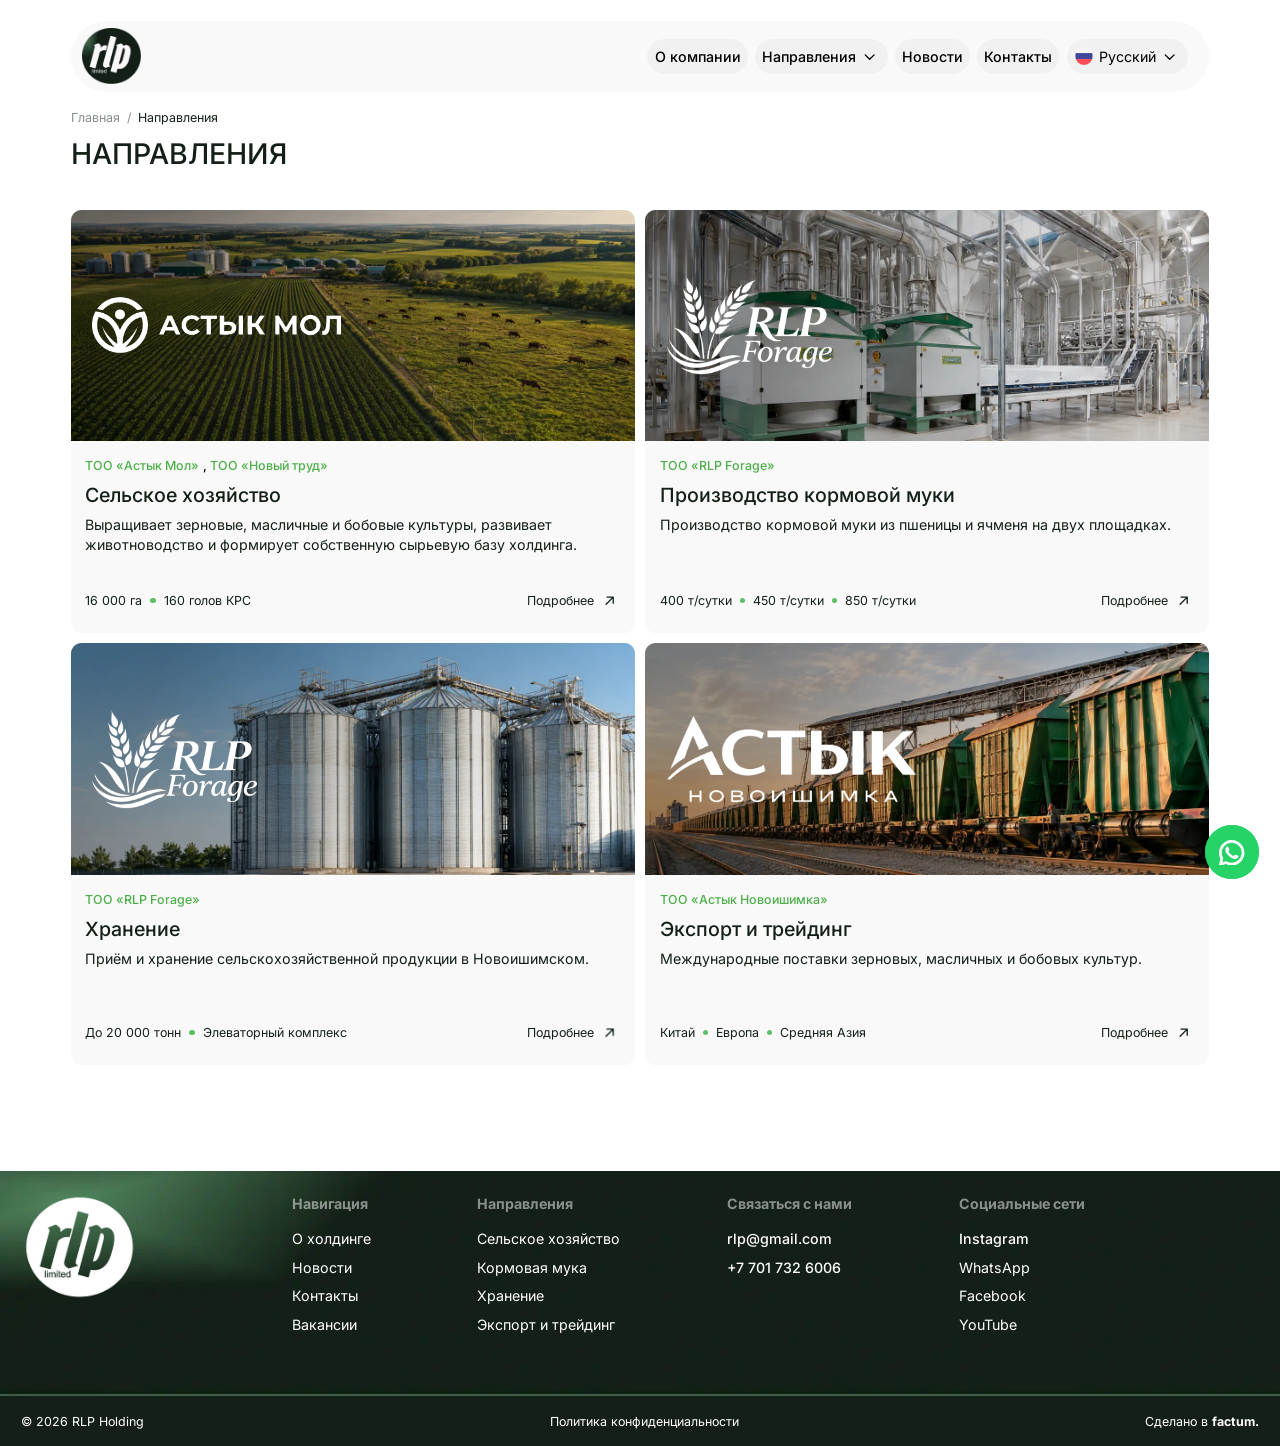
<file: directions.html>
<!DOCTYPE html>
<html lang="ru">
<head>
  <meta charset="UTF-8" />
  <meta name="viewport" content="width=device-width, initial-scale=1.0" />
  <style>html:not(.is-ready) body{visibility:hidden}</style>
  <noscript><style>html:not(.is-ready) body{visibility:visible}</style></noscript>
  <script>
    (function () {
      var done = false;
      function go() {
        if (done) return;
        done = true;
        requestAnimationFrame(function () {
          requestAnimationFrame(function () {
            document.documentElement.classList.add("is-ready");
          });
        });
      }
      if (document.readyState === "complete") go();
      else window.addEventListener("load", go);
      setTimeout(go, 4000);
    })();
  </script>

  <title>Направления — RLP</title>
  <meta name="description" content="" />
  <link rel="icon" href="assets/favicon/favicon.svg?v=2" type="image/svg+xml" />
  <link rel="icon" href="assets/favicon/favicon.png?v=2" type="image/png" sizes="96x96" />


  <link rel="preload" as="font" type="font/woff2" href="assets/fonts/inter-400-cyrillic.woff2" crossorigin />
  <link rel="preload" as="font" type="font/woff2" href="assets/fonts/inter-500-cyrillic.woff2" crossorigin />
  <link rel="preload" as="font" type="font/woff2" href="assets/fonts/inter-700-cyrillic.woff2" crossorigin />

  <link rel="stylesheet" href="src/styles/main.css?v=171" />
  <link rel="stylesheet" href="assets/vendor/swiper/swiper-bundle.min.css" />
</head>
<body class="page-directions">
  <header class="header" data-header>
    <div class="header__bar">

      <a class="header__logo" href="index.html" aria-label="RLP — на главную">
        <img class="header__logo-light" src="assets/logo/rlpLogoHeader2.webp" alt="RLP" width="67" height="63" />
        <img class="header__logo-dark" src="assets/logo/newLogoHeaderBack.webp" alt="" aria-hidden="true" width="67" height="63" />
      </a>

      <div class="header__right" data-nav>

        <nav class="nav" aria-label="Основная навигация">
          <a class="nav__link" href="about.html">О компании</a>

          <div class="nav__item" data-nav-drop>
            <a class="nav__link" href="directions.html" aria-haspopup="true" aria-expanded="false">
              Направления
              <svg class="nav__chevron" viewBox="0 0 24 24" fill="none" aria-hidden="true">
                <path d="M7 10L12 15L17 10" stroke="currentColor" stroke-width="1.5"
                      stroke-linecap="round" stroke-linejoin="round" />
              </svg>
            </a>

            <div class="nav__drop">
              <div class="nav__drop-inner">
                <a href="directions/agriculture.html">Сельское хозяйство</a>
                <a href="directions/feed-flour.html">Кормовая мука</a>
                <a href="directions/storage.html">Хранение</a>
                <a href="directions/export.html">Экспорт и трейдинг</a>
              </div>
            </div>
          </div>

          <a class="nav__link" href="news.html">Новости</a>
          <a class="nav__link" href="contacts.html">Контакты</a>
        </nav>

        <div class="nav__item" data-nav-drop>
          <button class="header__lang" type="button" aria-haspopup="true" aria-expanded="false" aria-label="Выбрать язык">
            <span class="header__lang-flag" aria-hidden="true">
              <svg viewBox="0 0 20 20" fill="none">
                <mask id="flag-ru" maskUnits="userSpaceOnUse" x="0" y="0" width="20" height="20">
                  <circle cx="10" cy="10" r="10" fill="#fff" />
                </mask>
                <g mask="url(#flag-ru)">
                  <rect y="0" width="20" height="6.73" fill="#f5f5f5" />
                  <rect y="6.73" width="20" height="6.73" fill="#41479b" />
                  <rect y="13.46" width="20" height="6.73" fill="#ff4b55" />
                </g>
              </svg>
            </span>
            <span>Русский</span>
            <svg class="nav__chevron" viewBox="0 0 24 24" fill="none" aria-hidden="true">
              <path d="M7 10L12 15L17 10" stroke="currentColor" stroke-width="1.5"
                    stroke-linecap="round" stroke-linejoin="round" />
            </svg>
          </button>

          <div class="nav__drop nav__drop--right">
            <div class="nav__drop-inner">
              <a class="is-current" href="#"><svg class="header__lang-flag-img" viewBox="0 0 20 20" aria-hidden="true">
                <clipPath id="lang-flag-ru"><circle cx="10" cy="10" r="10" /></clipPath>
                <g clip-path="url(#lang-flag-ru)">
                  <rect width="20" height="6.67" fill="#f5f5f5" />
                  <rect y="6.67" width="20" height="6.66" fill="#41479b" />
                  <rect y="13.33" width="20" height="6.67" fill="#ff4b55" />
                </g>
              </svg>Русский</a>
              <a href="#"><svg class="header__lang-flag-img" viewBox="0 0 20 20" aria-hidden="true">
                <clipPath id="lang-flag-kz"><circle cx="10" cy="10" r="10" /></clipPath>
                <g clip-path="url(#lang-flag-kz)">
                  <rect width="20" height="20" fill="#00afca" />
                  <circle cx="10" cy="9" r="3" fill="#ffd400" />
                  <line x1="13.90" y1="9.00" x2="15.40" y2="9.00" stroke="#ffd400" stroke-width="0.9" stroke-linecap="round" />
                  <line x1="12.76" y1="11.76" x2="13.82" y2="12.82" stroke="#ffd400" stroke-width="0.9" stroke-linecap="round" />
                  <line x1="10.00" y1="12.90" x2="10.00" y2="14.40" stroke="#ffd400" stroke-width="0.9" stroke-linecap="round" />
                  <line x1="7.24" y1="11.76" x2="6.18" y2="12.82" stroke="#ffd400" stroke-width="0.9" stroke-linecap="round" />
                  <line x1="6.10" y1="9.00" x2="4.60" y2="9.00" stroke="#ffd400" stroke-width="0.9" stroke-linecap="round" />
                  <line x1="7.24" y1="6.24" x2="6.18" y2="5.18" stroke="#ffd400" stroke-width="0.9" stroke-linecap="round" />
                  <line x1="10.00" y1="5.10" x2="10.00" y2="3.60" stroke="#ffd400" stroke-width="0.9" stroke-linecap="round" />
                  <line x1="12.76" y1="6.24" x2="13.82" y2="5.18" stroke="#ffd400" stroke-width="0.9" stroke-linecap="round" />
                </g>
              </svg>Қазақша</a>
              <a href="#"><svg class="header__lang-flag-img" viewBox="0 0 20 20" aria-hidden="true">
                <clipPath id="lang-flag-cn"><circle cx="10" cy="10" r="10" /></clipPath>
                <g clip-path="url(#lang-flag-cn)">
                  <rect width="20" height="20" fill="#ee1c25" />
                  <polygon points="6.20,3.80 7.04,6.04 9.43,6.15 7.56,7.64 8.20,9.95 6.20,8.63 4.20,9.95 4.84,7.64 2.97,6.15 5.36,6.04" fill="#ffde02" />
                  <polygon points="11.60,3.10 11.87,3.83 12.65,3.86 12.04,4.34 12.25,5.09 11.60,4.66 10.95,5.09 11.16,4.34 10.55,3.86 11.33,3.83" fill="#ffde02" />
                  <polygon points="13.60,5.50 13.87,6.23 14.65,6.26 14.04,6.74 14.25,7.49 13.60,7.06 12.95,7.49 13.16,6.74 12.55,6.26 13.33,6.23" fill="#ffde02" />
                  <polygon points="13.40,8.50 13.67,9.23 14.45,9.26 13.84,9.74 14.05,10.49 13.40,10.06 12.75,10.49 12.96,9.74 12.35,9.26 13.13,9.23" fill="#ffde02" />
                  <polygon points="11.20,10.30 11.47,11.03 12.25,11.06 11.64,11.54 11.85,12.29 11.20,11.86 10.55,12.29 10.76,11.54 10.15,11.06 10.93,11.03" fill="#ffde02" />
                </g>
              </svg>中文</a>
            </div>
          </div>
        </div>

      </div>

      <button class="header__burger" type="button" aria-label="Открыть меню" aria-expanded="false" data-menu-toggle>
        <span aria-hidden="true"></span>
        <span aria-hidden="true"></span>
        <span aria-hidden="true"></span>
      </button>

    </div>
  </header>


  <main class="page page--inner">

    <section class="shell directions" id="directions">

      <div class="news__head">
        <nav class="crumbs card-meta" aria-label="Хлебные крошки">
          <a href="index.html">Главная</a>
          <span aria-hidden="true">/</span>
          <span class="is-current">Направления</span>
        </nav>
        <h1 class="section-heading news__title">Направления</h1>
      </div>

      <div class="directions__grid">

        <article class="dir-card">
          <div class="dir-card__cover">
            <img src="assets/images/napravlenie1.webp" alt="" width="634" height="260" loading="lazy" />
            <img class="dir-card__logo" src="assets/images/napravlenieLogo1.webp" alt="Астык Мол" loading="lazy" />
          </div>
          <div class="dir-card__body">
            <div class="dir-card__top">
              <p class="dir-card__labels">
                <span class="card-label">ТОО «Астык Мол»</span>
                <span class="card-label card-label--plain">,</span>
                <span class="card-label">ТОО «Новый труд»</span>
              </p>
              <h3 class="card-heading-m">Сельское хозяйство</h3>
              <p class="card-description">Выращивает зерновые, масличные и бобовые культуры, развивает животноводство и формирует собственную сырьевую базу холдинга.</p>
            </div>
            <div class="dir-card__foot">
              <ul class="dir-card__meta">
                <li class="card-meta">16 000 га</li>
                <li class="card-meta">160 голов КРС</li>
              </ul>
              <a class="dir-card__action card-action" href="directions/agriculture.html">
                Подробнее
                <svg viewBox="0 0 24 24" fill="none" aria-hidden="true">
                  <path d="M8 16L16 8M16 8H9M16 8V15" stroke="currentColor" stroke-width="1.5"
                        stroke-linecap="round" stroke-linejoin="round" />
                </svg>
              </a>
            </div>
          </div>
        </article>

        <article class="dir-card">
          <div class="dir-card__cover">
            <img src="assets/images/napravlenie2.webp" alt="" width="634" height="260" loading="lazy" />
            <img class="dir-card__logo" src="assets/images/napravlenieLogo2.webp" alt="RLP Forage" loading="lazy" />
          </div>
          <div class="dir-card__body">
            <div class="dir-card__top">
              <p class="dir-card__labels">
                <span class="card-label">ТОО «RLP Forage»</span>
              </p>
              <h3 class="card-heading-m">Производство кормовой муки</h3>
              <p class="card-description">Производство кормовой муки из пшеницы и ячменя на двух площадках.</p>
            </div>
            <div class="dir-card__foot">
              <ul class="dir-card__meta">
                <li class="card-meta">400 т/сутки</li>
                <li class="card-meta">450 т/сутки</li>
                <li class="card-meta">850 т/сутки</li>
              </ul>
              <a class="dir-card__action card-action" href="directions/feed-flour.html">
                Подробнее
                <svg viewBox="0 0 24 24" fill="none" aria-hidden="true">
                  <path d="M8 16L16 8M16 8H9M16 8V15" stroke="currentColor" stroke-width="1.5"
                        stroke-linecap="round" stroke-linejoin="round" />
                </svg>
              </a>
            </div>
          </div>
        </article>

        <article class="dir-card">
          <div class="dir-card__cover">
            <img src="assets/images/napravlenie3.webp" alt="" width="634" height="260" loading="lazy" />
            <img class="dir-card__logo" src="assets/images/napravlenoeLogo3.webp" alt="RLP Forage" loading="lazy" />
          </div>
          <div class="dir-card__body">
            <div class="dir-card__top">
              <p class="dir-card__labels">
                <span class="card-label">ТОО «RLP Forage»</span>
              </p>
              <h3 class="card-heading-m">Хранение</h3>
              <p class="card-description">Приём и хранение сельскохозяйственной продукции в Новоишимском.</p>
            </div>
            <div class="dir-card__foot">
              <ul class="dir-card__meta">
                <li class="card-meta">До 20 000 тонн</li>
                <li class="card-meta">Элеваторный комплекс</li>
              </ul>
              <a class="dir-card__action card-action" href="directions/storage.html">
                Подробнее
                <svg viewBox="0 0 24 24" fill="none" aria-hidden="true">
                  <path d="M8 16L16 8M16 8H9M16 8V15" stroke="currentColor" stroke-width="1.5"
                        stroke-linecap="round" stroke-linejoin="round" />
                </svg>
              </a>
            </div>
          </div>
        </article>

        <article class="dir-card">
          <div class="dir-card__cover">
            <img src="assets/images/napravlenie4.webp" alt="" width="634" height="260" loading="lazy" />
            <img class="dir-card__logo" src="assets/images/napravlenieLogo4.webp" alt="Астык Новоишимка" loading="lazy" />
          </div>
          <div class="dir-card__body">
            <div class="dir-card__top">
              <p class="dir-card__labels">
                <span class="card-label">ТОО «Астык Новоишимка»</span>
              </p>
              <h3 class="card-heading-m">Экспорт и трейдинг</h3>
              <p class="card-description">Международные поставки зерновых, масличных и бобовых культур.</p>
            </div>
            <div class="dir-card__foot">
              <ul class="dir-card__meta">
                <li class="card-meta">Китай</li>
                <li class="card-meta">Европа</li>
                <li class="card-meta">Средняя Азия</li>
              </ul>
              <a class="dir-card__action card-action" href="directions/export.html">
                Подробнее
                <svg viewBox="0 0 24 24" fill="none" aria-hidden="true">
                  <path d="M8 16L16 8M16 8H9M16 8V15" stroke="currentColor" stroke-width="1.5"
                        stroke-linecap="round" stroke-linejoin="round" />
                </svg>
              </a>
            </div>
          </div>
        </article>

      </div>
    </section>

  </main>
  <footer class="footer">

    <div class="footer__main">

      <a class="footer__logo" href="index.html" aria-label="RLP Holding — на главную">
        <img src="assets/logo/logoFooter.webp" alt="RLP Holding" width="129" height="120" loading="lazy" />
      </a>

      <div class="footer__cols">

        <div class="footer__col">
          <p class="footer__col-title">Навигация</p>
          <nav class="footer__list" aria-label="Навигация в футере">
            <a class="footer__link" href="about.html">О холдинге</a>
            <a class="footer__link" href="news.html">Новости</a>
            <a class="footer__link" href="contacts.html">Контакты</a>
            <a class="footer__link" href="vacancies.html">Вакансии</a>
          </nav>
        </div>

        <div class="footer__col">
          <p class="footer__col-title">Направления</p>
          <nav class="footer__list" aria-label="Направления">
            <a class="footer__link" href="directions/agriculture.html">Сельское хозяйство</a>
            <a class="footer__link" href="directions/feed-flour.html">Кормовая мука</a>
            <a class="footer__link" href="directions/storage.html">Хранение</a>
            <a class="footer__link" href="directions/export.html">Экспорт и трейдинг</a>
          </nav>
        </div>

        <div class="footer__col">
          <p class="footer__col-title">Связаться с нами</p>
          <div class="footer__list">
            <a class="footer__link footer__link--medium" href="mailto:rlp@gmail.com">rlp@gmail.com</a>
            <a class="footer__link footer__link--medium" href="tel:+77017326006">+7 701 732 6006</a>
          </div>
        </div>

        <div class="footer__col">
          <p class="footer__col-title">Социальные сети</p>
          <div class="footer__list">
            <a class="footer__link footer__link--medium" href="#" target="_blank" rel="noopener">Instagram</a>
            <a class="footer__link" href="#" target="_blank" rel="noopener">WhatsApp</a>
            <a class="footer__link" href="#" target="_blank" rel="noopener">Facebook</a>
            <a class="footer__link" href="#" target="_blank" rel="noopener">YouTube</a>
          </div>
        </div>

      </div>
    </div>

    <div class="footer__bottom">
      <p>© 2026 RLP Holding</p>
      <a href="policy.html">Политика конфиденциальности</a>
      <p>Сделано в <a href="https://factum.agency/" target="_blank" rel="noopener"><b>factum.</b></a></p>
    </div>

  </footer>

  <div class="fab-stack">
    <a class="fab fab--phone" href="tel:+77017326006" aria-label="Позвонить">
      <span class="fab__icon">
        <svg width="19" height="18" viewBox="0 0 19 18" fill="none" xmlns="http://www.w3.org/2000/svg" aria-hidden="true">
          <path d="M17.9288 12.176L14.4006 10.5051C13.5138 10.0844 12.4371 10.3609 11.8986 11.1542L11.2906 12.0377C10.3277 11.7012 7.91442 10.5893 6.32451 7.45787L7.52806 6.45419C8.20581 5.8832 8.38312 4.92155 7.93974 4.17025L6.0458 0.942745C5.77978 0.497975 5.33005 0.173402 4.81064 0.0531641C4.28492 -0.0669958 3.7275 0.0171071 3.27778 0.299614L0.877163 1.79019C0.26269 2.17484 -0.0793291 2.86606 0.0157216 3.5572C0.389408 6.41212 2.60635 15.9024 15.2051 17.9699C15.3127 17.988 15.4204 18 15.5281 18C16.1868 18 16.8013 17.6754 17.1687 17.1285L18.7015 14.8145C18.9929 14.3698 19.0752 13.8349 18.9296 13.33C18.7839 12.8311 18.4165 12.4104 17.9288 12.176Z"></path>
        </svg>
      </span>
    </a>
    <a class="fab fab--whatsapp" href="https://wa.me/77017326006?text=%D0%97%D0%B4%D1%80%D0%B0%D0%B2%D1%81%D1%82%D0%B2%D1%83%D0%B9%D1%82%D0%B5!%20%D0%9F%D0%B8%D1%88%D1%83%20%D1%81%20%D1%81%D0%B0%D0%B9%D1%82%D0%B0%20RLP" target="_blank" rel="nofollow noopener" aria-label="Написать в WhatsApp">
      <span class="fab__icon">
        <svg width="13" height="13" viewBox="0 0 13 13" fill="none" xmlns="http://www.w3.org/2000/svg" aria-hidden="true">
          <path d="M5.89639 0.507229C2.59515 0.664415 -0.00998593 3.41371 2.87769e-05 6.71868C0.00307803 7.72529 0.246092 8.6754 0.674781 9.5149L0.0165904 12.7098C-0.0190141 12.8827 0.136857 13.034 0.308541 12.9933L3.4392 12.2516C4.24351 12.6523 5.14693 12.8837 6.10305 12.8983C9.47723 12.9498 12.2907 10.2706 12.3959 6.89769C12.5086 3.28214 9.52458 0.334438 5.89639 0.507229ZM9.63193 10.132C8.71509 11.0488 7.49608 11.5537 6.19949 11.5537C5.44029 11.5537 4.71343 11.3834 4.03903 11.0475L3.60305 10.8303L1.68364 11.285L2.08766 9.32373L1.87287 8.90311C1.52277 8.21748 1.34526 7.47606 1.34526 6.69949C1.34526 5.40287 1.85018 4.18388 2.76702 3.26701C3.67566 2.35836 4.91456 1.84522 6.19958 1.84522C7.49617 1.84525 8.71513 2.35017 9.63196 3.26698C10.5488 4.18382 11.0537 5.40281 11.0538 6.6994C11.0537 7.98445 10.5406 9.22334 9.63193 10.132Z"></path>
          <path d="M9.20802 8.04417L8.00718 7.69937C7.84931 7.65405 7.6793 7.69883 7.56426 7.81604L7.27061 8.11523C7.14678 8.24138 6.9589 8.28192 6.79501 8.21562C6.22696 7.98573 5.03201 6.92327 4.72684 6.39183C4.6388 6.23853 4.65336 6.04688 4.76146 5.907L5.01784 5.57532C5.11828 5.44537 5.13948 5.27085 5.07305 5.12063L4.56783 3.97796C4.44682 3.70428 4.09708 3.62461 3.8686 3.81785C3.53345 4.10131 3.13579 4.53206 3.08745 5.00927C3.00222 5.85062 3.36305 6.91122 4.72753 8.18474C6.30388 9.656 7.56621 9.85037 8.3881 9.65128C8.85428 9.53836 9.22682 9.0857 9.46195 8.71507C9.62224 8.46237 9.49567 8.12677 9.20802 8.04417Z"></path>
        </svg>
      </span>
    </a>
  </div>
  <script src="assets/vendor/lenis.min.js"></script>
  <script src="assets/vendor/swiper/swiper-bundle.min.js"></script>
  <script src="src/lib/main.js?v=171"></script>
</body>
</html>
</file>
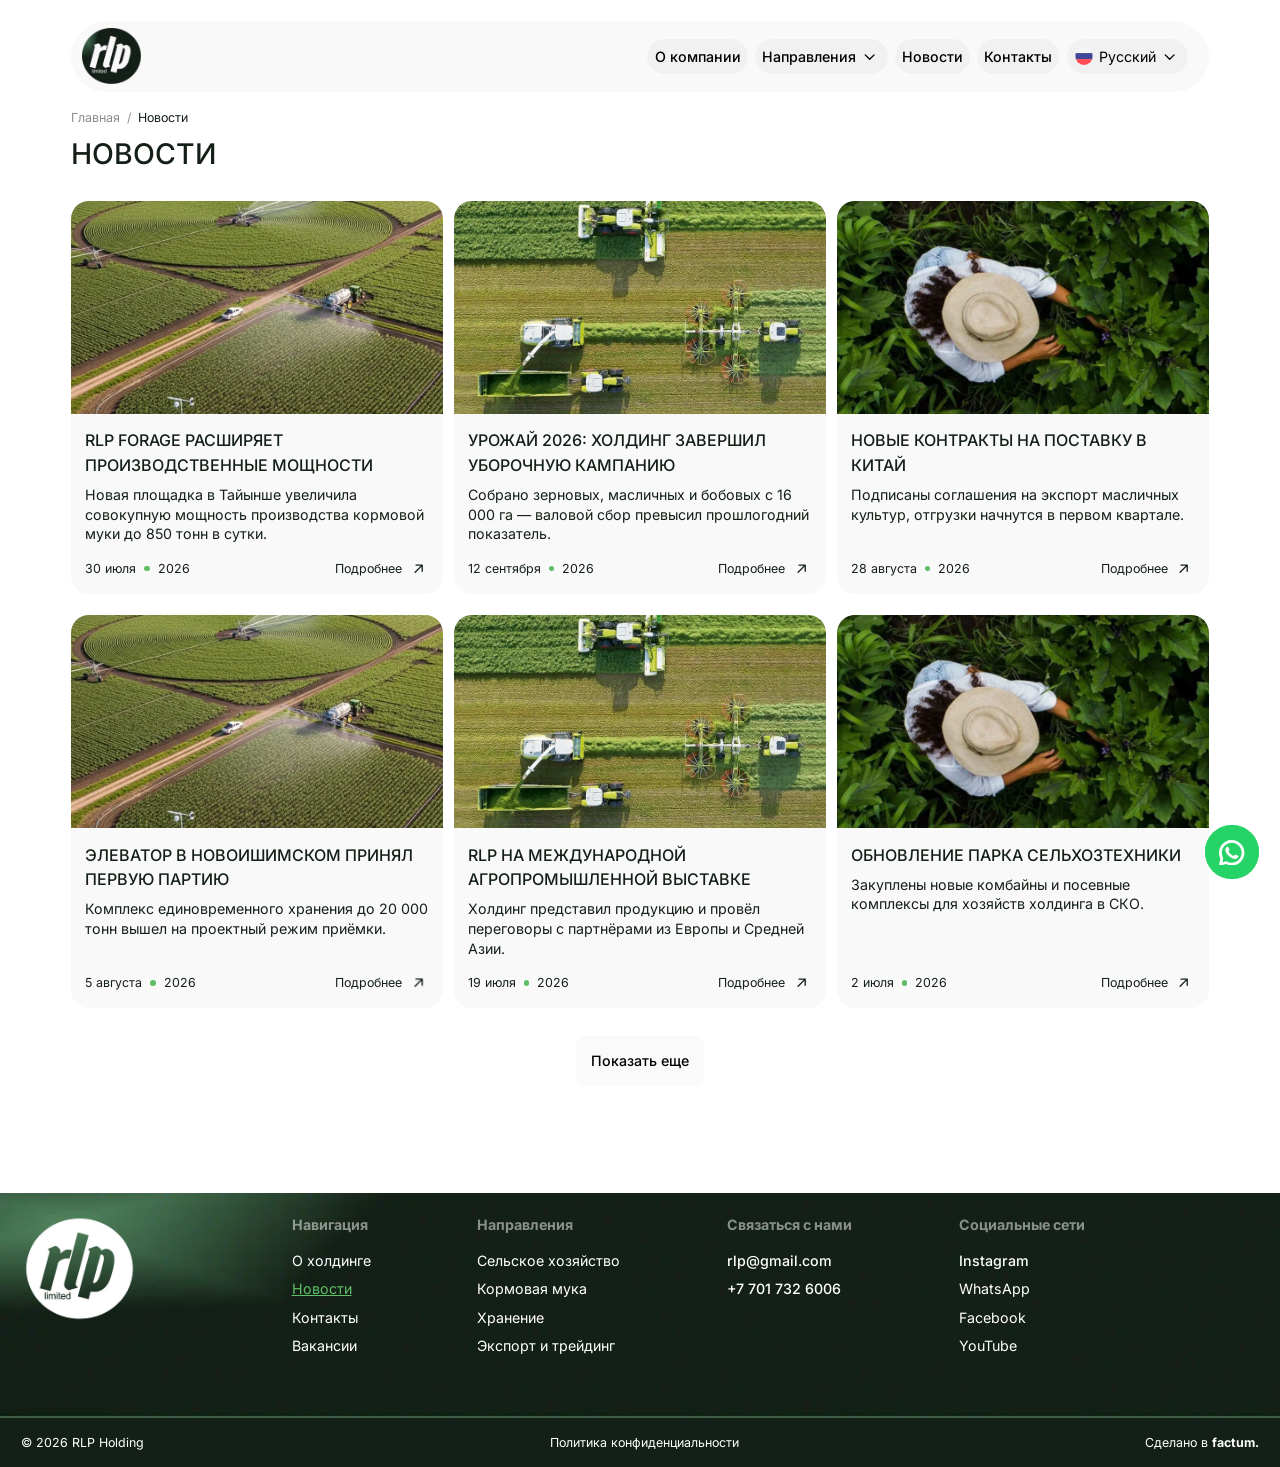
<file: news.html>
<!DOCTYPE html>
<html lang="ru">
<head>
  <meta charset="UTF-8" />
  <meta name="viewport" content="width=device-width, initial-scale=1.0" />
  <style>html:not(.is-ready) body{visibility:hidden}</style>
  <noscript><style>html:not(.is-ready) body{visibility:visible}</style></noscript>
  <script>
    (function () {
      var done = false;
      function go() {
        if (done) return;
        done = true;
        requestAnimationFrame(function () {
          requestAnimationFrame(function () {
            document.documentElement.classList.add("is-ready");
          });
        });
      }
      if (document.readyState === "complete") go();
      else window.addEventListener("load", go);
      setTimeout(go, 4000);
    })();
  </script>

  <title>Новости — RLP</title>
  <meta name="description" content="" />
  <link rel="icon" href="assets/favicon/favicon.svg?v=2" type="image/svg+xml" />
  <link rel="icon" href="assets/favicon/favicon.png?v=2" type="image/png" sizes="96x96" />


  <link rel="preload" as="font" type="font/woff2" href="assets/fonts/inter-400-cyrillic.woff2" crossorigin />
  <link rel="preload" as="font" type="font/woff2" href="assets/fonts/inter-500-cyrillic.woff2" crossorigin />
  <link rel="preload" as="font" type="font/woff2" href="assets/fonts/inter-700-cyrillic.woff2" crossorigin />

  <link rel="stylesheet" href="src/styles/main.css?v=171" />
  <link rel="stylesheet" href="assets/vendor/swiper/swiper-bundle.min.css" />
</head>
<body class="page-news">
  <header class="header" data-header>
    <div class="header__bar">

      <a class="header__logo" href="index.html" aria-label="RLP — на главную">
        <img class="header__logo-light" src="assets/logo/rlpLogoHeader2.webp" alt="RLP" width="67" height="63" />
        <img class="header__logo-dark" src="assets/logo/newLogoHeaderBack.webp" alt="" aria-hidden="true" width="67" height="63" />
      </a>

      <div class="header__right" data-nav>

        <nav class="nav" aria-label="Основная навигация">
          <a class="nav__link" href="about.html">О компании</a>

          <div class="nav__item" data-nav-drop>
            <a class="nav__link" href="directions.html" aria-haspopup="true" aria-expanded="false">
              Направления
              <svg class="nav__chevron" viewBox="0 0 24 24" fill="none" aria-hidden="true">
                <path d="M7 10L12 15L17 10" stroke="currentColor" stroke-width="1.5"
                      stroke-linecap="round" stroke-linejoin="round" />
              </svg>
            </a>

            <div class="nav__drop">
              <div class="nav__drop-inner">
                <a href="directions/agriculture.html">Сельское хозяйство</a>
                <a href="directions/feed-flour.html">Кормовая мука</a>
                <a href="directions/storage.html">Хранение</a>
                <a href="directions/export.html">Экспорт и трейдинг</a>
              </div>
            </div>
          </div>

          <a class="nav__link" href="news.html">Новости</a>
          <a class="nav__link" href="contacts.html">Контакты</a>
        </nav>

        <div class="nav__item" data-nav-drop>
          <button class="header__lang" type="button" aria-haspopup="true" aria-expanded="false" aria-label="Выбрать язык">
            <span class="header__lang-flag" aria-hidden="true">
              <svg viewBox="0 0 20 20" fill="none">
                <mask id="flag-ru" maskUnits="userSpaceOnUse" x="0" y="0" width="20" height="20">
                  <circle cx="10" cy="10" r="10" fill="#fff" />
                </mask>
                <g mask="url(#flag-ru)">
                  <rect y="0" width="20" height="6.73" fill="#f5f5f5" />
                  <rect y="6.73" width="20" height="6.73" fill="#41479b" />
                  <rect y="13.46" width="20" height="6.73" fill="#ff4b55" />
                </g>
              </svg>
            </span>
            <span>Русский</span>
            <svg class="nav__chevron" viewBox="0 0 24 24" fill="none" aria-hidden="true">
              <path d="M7 10L12 15L17 10" stroke="currentColor" stroke-width="1.5"
                    stroke-linecap="round" stroke-linejoin="round" />
            </svg>
          </button>

          <div class="nav__drop nav__drop--right">
            <div class="nav__drop-inner">
              <a class="is-current" href="#"><svg class="header__lang-flag-img" viewBox="0 0 20 20" aria-hidden="true">
                <clipPath id="lang-flag-ru"><circle cx="10" cy="10" r="10" /></clipPath>
                <g clip-path="url(#lang-flag-ru)">
                  <rect width="20" height="6.67" fill="#f5f5f5" />
                  <rect y="6.67" width="20" height="6.66" fill="#41479b" />
                  <rect y="13.33" width="20" height="6.67" fill="#ff4b55" />
                </g>
              </svg>Русский</a>
              <a href="#"><svg class="header__lang-flag-img" viewBox="0 0 20 20" aria-hidden="true">
                <clipPath id="lang-flag-kz"><circle cx="10" cy="10" r="10" /></clipPath>
                <g clip-path="url(#lang-flag-kz)">
                  <rect width="20" height="20" fill="#00afca" />
                  <circle cx="10" cy="9" r="3" fill="#ffd400" />
                  <line x1="13.90" y1="9.00" x2="15.40" y2="9.00" stroke="#ffd400" stroke-width="0.9" stroke-linecap="round" />
                  <line x1="12.76" y1="11.76" x2="13.82" y2="12.82" stroke="#ffd400" stroke-width="0.9" stroke-linecap="round" />
                  <line x1="10.00" y1="12.90" x2="10.00" y2="14.40" stroke="#ffd400" stroke-width="0.9" stroke-linecap="round" />
                  <line x1="7.24" y1="11.76" x2="6.18" y2="12.82" stroke="#ffd400" stroke-width="0.9" stroke-linecap="round" />
                  <line x1="6.10" y1="9.00" x2="4.60" y2="9.00" stroke="#ffd400" stroke-width="0.9" stroke-linecap="round" />
                  <line x1="7.24" y1="6.24" x2="6.18" y2="5.18" stroke="#ffd400" stroke-width="0.9" stroke-linecap="round" />
                  <line x1="10.00" y1="5.10" x2="10.00" y2="3.60" stroke="#ffd400" stroke-width="0.9" stroke-linecap="round" />
                  <line x1="12.76" y1="6.24" x2="13.82" y2="5.18" stroke="#ffd400" stroke-width="0.9" stroke-linecap="round" />
                </g>
              </svg>Қазақша</a>
              <a href="#"><svg class="header__lang-flag-img" viewBox="0 0 20 20" aria-hidden="true">
                <clipPath id="lang-flag-cn"><circle cx="10" cy="10" r="10" /></clipPath>
                <g clip-path="url(#lang-flag-cn)">
                  <rect width="20" height="20" fill="#ee1c25" />
                  <polygon points="6.20,3.80 7.04,6.04 9.43,6.15 7.56,7.64 8.20,9.95 6.20,8.63 4.20,9.95 4.84,7.64 2.97,6.15 5.36,6.04" fill="#ffde02" />
                  <polygon points="11.60,3.10 11.87,3.83 12.65,3.86 12.04,4.34 12.25,5.09 11.60,4.66 10.95,5.09 11.16,4.34 10.55,3.86 11.33,3.83" fill="#ffde02" />
                  <polygon points="13.60,5.50 13.87,6.23 14.65,6.26 14.04,6.74 14.25,7.49 13.60,7.06 12.95,7.49 13.16,6.74 12.55,6.26 13.33,6.23" fill="#ffde02" />
                  <polygon points="13.40,8.50 13.67,9.23 14.45,9.26 13.84,9.74 14.05,10.49 13.40,10.06 12.75,10.49 12.96,9.74 12.35,9.26 13.13,9.23" fill="#ffde02" />
                  <polygon points="11.20,10.30 11.47,11.03 12.25,11.06 11.64,11.54 11.85,12.29 11.20,11.86 10.55,12.29 10.76,11.54 10.15,11.06 10.93,11.03" fill="#ffde02" />
                </g>
              </svg>中文</a>
            </div>
          </div>
        </div>

      </div>

      <button class="header__burger" type="button" aria-label="Открыть меню" aria-expanded="false" data-menu-toggle>
        <span aria-hidden="true"></span>
        <span aria-hidden="true"></span>
        <span aria-hidden="true"></span>
      </button>

    </div>
  </header>


  <main class="page page--inner">

    <section class="shell news" id="news">

      <div class="news__head">
        <nav class="crumbs card-meta" aria-label="Хлебные крошки">
          <a href="index.html">Главная</a>
          <span aria-hidden="true">/</span>
          <span class="is-current">Новости</span>
        </nav>
        <h1 class="section-heading news__title">Новости</h1>
      </div>

      <div class="news__list" data-news-list>

        <article class="news-card">
          <a class="news-card__media" href="news/1.html" tabindex="-1" aria-hidden="true">
            <img class="news-card__img" src="assets/images/novosti1.webp" alt="" width="423" height="240" loading="lazy" />
          </a>
          <div class="news-card__body">
            <div class="news-card__top">
              <h2 class="card-heading-m"><a class="news-card__link" href="news/1.html">RLP Forage расширяет производственные мощности</a></h2>
              <p class="card-description">Новая площадка в Тайынше увеличила совокупную мощность производства кормовой муки до 850 тонн в сутки.</p>
            </div>
            <div class="news-card__foot">
              <ul class="dir-card__meta">
                <li class="card-meta">30 июля</li>
                <li class="card-meta">2026</li>
              </ul>
              <a class="dir-card__action card-action" href="news/1.html">
                Подробнее
                <svg viewBox="0 0 24 24" fill="none" aria-hidden="true">
                  <path d="M8 16L16 8M16 8H9M16 8V15" stroke="currentColor" stroke-width="1.5"
                        stroke-linecap="round" stroke-linejoin="round" />
                </svg>
              </a>
            </div>
          </div>
        </article>

        <article class="news-card">
          <a class="news-card__media" href="news/2.html" tabindex="-1" aria-hidden="true">
            <img class="news-card__img" src="assets/images/novosti2.webp" alt="" width="423" height="240" loading="lazy" />
          </a>
          <div class="news-card__body">
            <div class="news-card__top">
              <h2 class="card-heading-m"><a class="news-card__link" href="news/2.html">Урожай 2026: холдинг завершил уборочную кампанию</a></h2>
              <p class="card-description">Собрано зерновых, масличных и бобовых с 16 000 га — валовой сбор превысил прошлогодний показатель.</p>
            </div>
            <div class="news-card__foot">
              <ul class="dir-card__meta">
                <li class="card-meta">12 сентября</li>
                <li class="card-meta">2026</li>
              </ul>
              <a class="dir-card__action card-action" href="news/2.html">
                Подробнее
                <svg viewBox="0 0 24 24" fill="none" aria-hidden="true">
                  <path d="M8 16L16 8M16 8H9M16 8V15" stroke="currentColor" stroke-width="1.5"
                        stroke-linecap="round" stroke-linejoin="round" />
                </svg>
              </a>
            </div>
          </div>
        </article>

        <article class="news-card">
          <a class="news-card__media" href="news/3.html" tabindex="-1" aria-hidden="true">
            <img class="news-card__img" src="assets/images/novosti3.webp" alt="" width="423" height="240" loading="lazy" />
          </a>
          <div class="news-card__body">
            <div class="news-card__top">
              <h2 class="card-heading-m"><a class="news-card__link" href="news/3.html">Новые контракты на поставку в Китай</a></h2>
              <p class="card-description">Подписаны соглашения на экспорт масличных культур, отгрузки начнутся в первом квартале.</p>
            </div>
            <div class="news-card__foot">
              <ul class="dir-card__meta">
                <li class="card-meta">28 августа</li>
                <li class="card-meta">2026</li>
              </ul>
              <a class="dir-card__action card-action" href="news/3.html">
                Подробнее
                <svg viewBox="0 0 24 24" fill="none" aria-hidden="true">
                  <path d="M8 16L16 8M16 8H9M16 8V15" stroke="currentColor" stroke-width="1.5"
                        stroke-linecap="round" stroke-linejoin="round" />
                </svg>
              </a>
            </div>
          </div>
        </article>

        <article class="news-card">
          <a class="news-card__media" href="news/4.html" tabindex="-1" aria-hidden="true">
            <img class="news-card__img" src="assets/images/novosti1.webp" alt="" width="423" height="240" loading="lazy" />
          </a>
          <div class="news-card__body">
            <div class="news-card__top">
              <h2 class="card-heading-m"><a class="news-card__link" href="news/4.html">Элеватор в Новоишимском принял первую партию</a></h2>
              <p class="card-description">Комплекс единовременного хранения до 20 000 тонн вышел на проектный режим приёмки.</p>
            </div>
            <div class="news-card__foot">
              <ul class="dir-card__meta">
                <li class="card-meta">5 августа</li>
                <li class="card-meta">2026</li>
              </ul>
              <a class="dir-card__action card-action" href="news/4.html">
                Подробнее
                <svg viewBox="0 0 24 24" fill="none" aria-hidden="true">
                  <path d="M8 16L16 8M16 8H9M16 8V15" stroke="currentColor" stroke-width="1.5"
                        stroke-linecap="round" stroke-linejoin="round" />
                </svg>
              </a>
            </div>
          </div>
        </article>

        <article class="news-card">
          <a class="news-card__media" href="news/5.html" tabindex="-1" aria-hidden="true">
            <img class="news-card__img" src="assets/images/novosti2.webp" alt="" width="423" height="240" loading="lazy" />
          </a>
          <div class="news-card__body">
            <div class="news-card__top">
              <h2 class="card-heading-m"><a class="news-card__link" href="news/5.html">RLP на международной агропромышленной выставке</a></h2>
              <p class="card-description">Холдинг представил продукцию и провёл переговоры с партнёрами из Европы и Средней Азии.</p>
            </div>
            <div class="news-card__foot">
              <ul class="dir-card__meta">
                <li class="card-meta">19 июля</li>
                <li class="card-meta">2026</li>
              </ul>
              <a class="dir-card__action card-action" href="news/5.html">
                Подробнее
                <svg viewBox="0 0 24 24" fill="none" aria-hidden="true">
                  <path d="M8 16L16 8M16 8H9M16 8V15" stroke="currentColor" stroke-width="1.5"
                        stroke-linecap="round" stroke-linejoin="round" />
                </svg>
              </a>
            </div>
          </div>
        </article>

        <article class="news-card">
          <a class="news-card__media" href="news/6.html" tabindex="-1" aria-hidden="true">
            <img class="news-card__img" src="assets/images/novosti3.webp" alt="" width="423" height="240" loading="lazy" />
          </a>
          <div class="news-card__body">
            <div class="news-card__top">
              <h2 class="card-heading-m"><a class="news-card__link" href="news/6.html">Обновление парка сельхозтехники</a></h2>
              <p class="card-description">Закуплены новые комбайны и посевные комплексы для хозяйств холдинга в СКО.</p>
            </div>
            <div class="news-card__foot">
              <ul class="dir-card__meta">
                <li class="card-meta">2 июля</li>
                <li class="card-meta">2026</li>
              </ul>
              <a class="dir-card__action card-action" href="news/6.html">
                Подробнее
                <svg viewBox="0 0 24 24" fill="none" aria-hidden="true">
                  <path d="M8 16L16 8M16 8H9M16 8V15" stroke="currentColor" stroke-width="1.5"
                        stroke-linecap="round" stroke-linejoin="round" />
                </svg>
              </a>
            </div>
          </div>
        </article>

      </div>

      <button class="btn btn--faint" type="button" data-news-more>Показать еще</button>
    </section>

  </main>
  <footer class="footer">

    <div class="footer__main">

      <a class="footer__logo" href="index.html" aria-label="RLP Holding — на главную">
        <img src="assets/logo/logoFooter.webp" alt="RLP Holding" width="129" height="120" loading="lazy" />
      </a>

      <div class="footer__cols">

        <div class="footer__col">
          <p class="footer__col-title">Навигация</p>
          <nav class="footer__list" aria-label="Навигация в футере">
            <a class="footer__link" href="about.html">О холдинге</a>
            <a class="footer__link" href="news.html">Новости</a>
            <a class="footer__link" href="contacts.html">Контакты</a>
            <a class="footer__link" href="vacancies.html">Вакансии</a>
          </nav>
        </div>

        <div class="footer__col">
          <p class="footer__col-title">Направления</p>
          <nav class="footer__list" aria-label="Направления">
            <a class="footer__link" href="directions/agriculture.html">Сельское хозяйство</a>
            <a class="footer__link" href="directions/feed-flour.html">Кормовая мука</a>
            <a class="footer__link" href="directions/storage.html">Хранение</a>
            <a class="footer__link" href="directions/export.html">Экспорт и трейдинг</a>
          </nav>
        </div>

        <div class="footer__col">
          <p class="footer__col-title">Связаться с нами</p>
          <div class="footer__list">
            <a class="footer__link footer__link--medium" href="mailto:rlp@gmail.com">rlp@gmail.com</a>
            <a class="footer__link footer__link--medium" href="tel:+77017326006">+7 701 732 6006</a>
          </div>
        </div>

        <div class="footer__col">
          <p class="footer__col-title">Социальные сети</p>
          <div class="footer__list">
            <a class="footer__link footer__link--medium" href="#" target="_blank" rel="noopener">Instagram</a>
            <a class="footer__link" href="#" target="_blank" rel="noopener">WhatsApp</a>
            <a class="footer__link" href="#" target="_blank" rel="noopener">Facebook</a>
            <a class="footer__link" href="#" target="_blank" rel="noopener">YouTube</a>
          </div>
        </div>

      </div>
    </div>

    <div class="footer__bottom">
      <p>© 2026 RLP Holding</p>
      <a href="policy.html">Политика конфиденциальности</a>
      <p>Сделано в <a href="https://factum.agency/" target="_blank" rel="noopener"><b>factum.</b></a></p>
    </div>

  </footer>

  <div class="fab-stack">
    <a class="fab fab--phone" href="tel:+77017326006" aria-label="Позвонить">
      <span class="fab__icon">
        <svg width="19" height="18" viewBox="0 0 19 18" fill="none" xmlns="http://www.w3.org/2000/svg" aria-hidden="true">
          <path d="M17.9288 12.176L14.4006 10.5051C13.5138 10.0844 12.4371 10.3609 11.8986 11.1542L11.2906 12.0377C10.3277 11.7012 7.91442 10.5893 6.32451 7.45787L7.52806 6.45419C8.20581 5.8832 8.38312 4.92155 7.93974 4.17025L6.0458 0.942745C5.77978 0.497975 5.33005 0.173402 4.81064 0.0531641C4.28492 -0.0669958 3.7275 0.0171071 3.27778 0.299614L0.877163 1.79019C0.26269 2.17484 -0.0793291 2.86606 0.0157216 3.5572C0.389408 6.41212 2.60635 15.9024 15.2051 17.9699C15.3127 17.988 15.4204 18 15.5281 18C16.1868 18 16.8013 17.6754 17.1687 17.1285L18.7015 14.8145C18.9929 14.3698 19.0752 13.8349 18.9296 13.33C18.7839 12.8311 18.4165 12.4104 17.9288 12.176Z"></path>
        </svg>
      </span>
    </a>
    <a class="fab fab--whatsapp" href="https://wa.me/77017326006?text=%D0%97%D0%B4%D1%80%D0%B0%D0%B2%D1%81%D1%82%D0%B2%D1%83%D0%B9%D1%82%D0%B5!%20%D0%9F%D0%B8%D1%88%D1%83%20%D1%81%20%D1%81%D0%B0%D0%B9%D1%82%D0%B0%20RLP" target="_blank" rel="nofollow noopener" aria-label="Написать в WhatsApp">
      <span class="fab__icon">
        <svg width="13" height="13" viewBox="0 0 13 13" fill="none" xmlns="http://www.w3.org/2000/svg" aria-hidden="true">
          <path d="M5.89639 0.507229C2.59515 0.664415 -0.00998593 3.41371 2.87769e-05 6.71868C0.00307803 7.72529 0.246092 8.6754 0.674781 9.5149L0.0165904 12.7098C-0.0190141 12.8827 0.136857 13.034 0.308541 12.9933L3.4392 12.2516C4.24351 12.6523 5.14693 12.8837 6.10305 12.8983C9.47723 12.9498 12.2907 10.2706 12.3959 6.89769C12.5086 3.28214 9.52458 0.334438 5.89639 0.507229ZM9.63193 10.132C8.71509 11.0488 7.49608 11.5537 6.19949 11.5537C5.44029 11.5537 4.71343 11.3834 4.03903 11.0475L3.60305 10.8303L1.68364 11.285L2.08766 9.32373L1.87287 8.90311C1.52277 8.21748 1.34526 7.47606 1.34526 6.69949C1.34526 5.40287 1.85018 4.18388 2.76702 3.26701C3.67566 2.35836 4.91456 1.84522 6.19958 1.84522C7.49617 1.84525 8.71513 2.35017 9.63196 3.26698C10.5488 4.18382 11.0537 5.40281 11.0538 6.6994C11.0537 7.98445 10.5406 9.22334 9.63193 10.132Z"></path>
          <path d="M9.20802 8.04417L8.00718 7.69937C7.84931 7.65405 7.6793 7.69883 7.56426 7.81604L7.27061 8.11523C7.14678 8.24138 6.9589 8.28192 6.79501 8.21562C6.22696 7.98573 5.03201 6.92327 4.72684 6.39183C4.6388 6.23853 4.65336 6.04688 4.76146 5.907L5.01784 5.57532C5.11828 5.44537 5.13948 5.27085 5.07305 5.12063L4.56783 3.97796C4.44682 3.70428 4.09708 3.62461 3.8686 3.81785C3.53345 4.10131 3.13579 4.53206 3.08745 5.00927C3.00222 5.85062 3.36305 6.91122 4.72753 8.18474C6.30388 9.656 7.56621 9.85037 8.3881 9.65128C8.85428 9.53836 9.22682 9.0857 9.46195 8.71507C9.62224 8.46237 9.49567 8.12677 9.20802 8.04417Z"></path>
        </svg>
      </span>
    </a>
  </div>
  <script src="assets/vendor/lenis.min.js"></script>
  <script src="assets/vendor/swiper/swiper-bundle.min.js"></script>
  <script src="src/lib/main.js?v=171"></script>
</body>
</html>
</file>
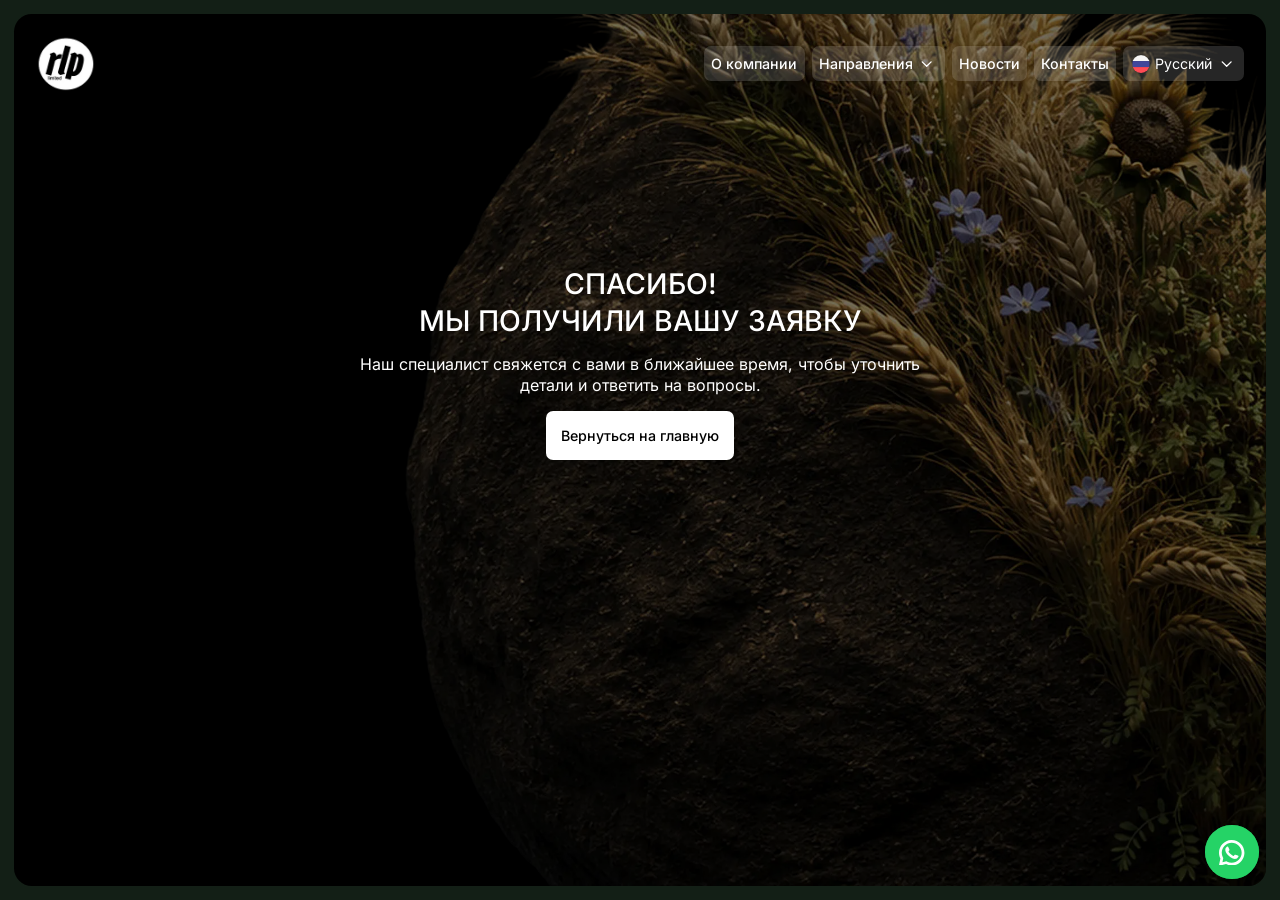
<file: thanks.html>
<!DOCTYPE html>
<html lang="ru">
<head>
  <meta charset="UTF-8" />
  <meta name="viewport" content="width=device-width, initial-scale=1.0" />
  <style>html:not(.is-ready) body{visibility:hidden}</style>
  <noscript><style>html:not(.is-ready) body{visibility:visible}</style></noscript>
  <script>
    (function () {
      var done = false;
      function go() {
        if (done) return;
        done = true;
        requestAnimationFrame(function () {
          requestAnimationFrame(function () {
            document.documentElement.classList.add("is-ready");
          });
        });
      }
      if (document.readyState === "complete") go();
      else window.addEventListener("load", go);
      setTimeout(go, 4000);
    })();
  </script>

  <title>Спасибо — RLP</title>
  <meta name="description" content="" />
  <link rel="icon" href="assets/favicon/favicon.svg?v=2" type="image/svg+xml" />
  <link rel="icon" href="assets/favicon/favicon.png?v=2" type="image/png" sizes="96x96" />

  <link rel="preload" as="image" href="assets/images/bigHeroImage.webp" fetchpriority="high" />

  <link rel="preload" as="font" type="font/woff2" href="assets/fonts/inter-400-cyrillic.woff2" crossorigin />
  <link rel="preload" as="font" type="font/woff2" href="assets/fonts/inter-500-cyrillic.woff2" crossorigin />
  <link rel="preload" as="font" type="font/woff2" href="assets/fonts/inter-700-cyrillic.woff2" crossorigin />

  <link rel="stylesheet" href="src/styles/main.css?v=171" />
  <link rel="stylesheet" href="assets/vendor/swiper/swiper-bundle.min.css" />
</head>
<body class="page-home">
  <header class="header" data-header data-header-transparent>
    <div class="header__bar">

      <a class="header__logo" href="index.html" aria-label="RLP — на главную">
        <img class="header__logo-light" src="assets/logo/rlpLogoHeader2.webp" alt="RLP" width="67" height="63" />
        <img class="header__logo-dark" src="assets/logo/newLogoHeaderBack.webp" alt="" aria-hidden="true" width="67" height="63" />
      </a>

      <div class="header__right" data-nav>

        <nav class="nav" aria-label="Основная навигация">
          <a class="nav__link" href="about.html">О компании</a>

          <div class="nav__item" data-nav-drop>
            <a class="nav__link" href="directions.html" aria-haspopup="true" aria-expanded="false">
              Направления
              <svg class="nav__chevron" viewBox="0 0 24 24" fill="none" aria-hidden="true">
                <path d="M7 10L12 15L17 10" stroke="currentColor" stroke-width="1.5"
                      stroke-linecap="round" stroke-linejoin="round" />
              </svg>
            </a>

            <div class="nav__drop">
              <div class="nav__drop-inner">
                <a href="directions/agriculture.html">Сельское хозяйство</a>
                <a href="directions/feed-flour.html">Кормовая мука</a>
                <a href="directions/storage.html">Хранение</a>
                <a href="directions/export.html">Экспорт и трейдинг</a>
              </div>
            </div>
          </div>

          <a class="nav__link" href="news.html">Новости</a>
          <a class="nav__link" href="contacts.html">Контакты</a>
        </nav>

        <div class="nav__item" data-nav-drop>
          <button class="header__lang" type="button" aria-haspopup="true" aria-expanded="false" aria-label="Выбрать язык">
            <span class="header__lang-flag" aria-hidden="true">
              <svg viewBox="0 0 20 20" fill="none">
                <mask id="flag-ru" maskUnits="userSpaceOnUse" x="0" y="0" width="20" height="20">
                  <circle cx="10" cy="10" r="10" fill="#fff" />
                </mask>
                <g mask="url(#flag-ru)">
                  <rect y="0" width="20" height="6.73" fill="#f5f5f5" />
                  <rect y="6.73" width="20" height="6.73" fill="#41479b" />
                  <rect y="13.46" width="20" height="6.73" fill="#ff4b55" />
                </g>
              </svg>
            </span>
            <span>Русский</span>
            <svg class="nav__chevron" viewBox="0 0 24 24" fill="none" aria-hidden="true">
              <path d="M7 10L12 15L17 10" stroke="currentColor" stroke-width="1.5"
                    stroke-linecap="round" stroke-linejoin="round" />
            </svg>
          </button>

          <div class="nav__drop nav__drop--right">
            <div class="nav__drop-inner">
              <a class="is-current" href="#"><svg class="header__lang-flag-img" viewBox="0 0 20 20" aria-hidden="true">
                <clipPath id="lang-flag-ru"><circle cx="10" cy="10" r="10" /></clipPath>
                <g clip-path="url(#lang-flag-ru)">
                  <rect width="20" height="6.67" fill="#f5f5f5" />
                  <rect y="6.67" width="20" height="6.66" fill="#41479b" />
                  <rect y="13.33" width="20" height="6.67" fill="#ff4b55" />
                </g>
              </svg>Русский</a>
              <a href="#"><svg class="header__lang-flag-img" viewBox="0 0 20 20" aria-hidden="true">
                <clipPath id="lang-flag-kz"><circle cx="10" cy="10" r="10" /></clipPath>
                <g clip-path="url(#lang-flag-kz)">
                  <rect width="20" height="20" fill="#00afca" />
                  <circle cx="10" cy="9" r="3" fill="#ffd400" />
                  <line x1="13.90" y1="9.00" x2="15.40" y2="9.00" stroke="#ffd400" stroke-width="0.9" stroke-linecap="round" />
                  <line x1="12.76" y1="11.76" x2="13.82" y2="12.82" stroke="#ffd400" stroke-width="0.9" stroke-linecap="round" />
                  <line x1="10.00" y1="12.90" x2="10.00" y2="14.40" stroke="#ffd400" stroke-width="0.9" stroke-linecap="round" />
                  <line x1="7.24" y1="11.76" x2="6.18" y2="12.82" stroke="#ffd400" stroke-width="0.9" stroke-linecap="round" />
                  <line x1="6.10" y1="9.00" x2="4.60" y2="9.00" stroke="#ffd400" stroke-width="0.9" stroke-linecap="round" />
                  <line x1="7.24" y1="6.24" x2="6.18" y2="5.18" stroke="#ffd400" stroke-width="0.9" stroke-linecap="round" />
                  <line x1="10.00" y1="5.10" x2="10.00" y2="3.60" stroke="#ffd400" stroke-width="0.9" stroke-linecap="round" />
                  <line x1="12.76" y1="6.24" x2="13.82" y2="5.18" stroke="#ffd400" stroke-width="0.9" stroke-linecap="round" />
                </g>
              </svg>Қазақша</a>
              <a href="#"><svg class="header__lang-flag-img" viewBox="0 0 20 20" aria-hidden="true">
                <clipPath id="lang-flag-cn"><circle cx="10" cy="10" r="10" /></clipPath>
                <g clip-path="url(#lang-flag-cn)">
                  <rect width="20" height="20" fill="#ee1c25" />
                  <polygon points="6.20,3.80 7.04,6.04 9.43,6.15 7.56,7.64 8.20,9.95 6.20,8.63 4.20,9.95 4.84,7.64 2.97,6.15 5.36,6.04" fill="#ffde02" />
                  <polygon points="11.60,3.10 11.87,3.83 12.65,3.86 12.04,4.34 12.25,5.09 11.60,4.66 10.95,5.09 11.16,4.34 10.55,3.86 11.33,3.83" fill="#ffde02" />
                  <polygon points="13.60,5.50 13.87,6.23 14.65,6.26 14.04,6.74 14.25,7.49 13.60,7.06 12.95,7.49 13.16,6.74 12.55,6.26 13.33,6.23" fill="#ffde02" />
                  <polygon points="13.40,8.50 13.67,9.23 14.45,9.26 13.84,9.74 14.05,10.49 13.40,10.06 12.75,10.49 12.96,9.74 12.35,9.26 13.13,9.23" fill="#ffde02" />
                  <polygon points="11.20,10.30 11.47,11.03 12.25,11.06 11.64,11.54 11.85,12.29 11.20,11.86 10.55,12.29 10.76,11.54 10.15,11.06 10.93,11.03" fill="#ffde02" />
                </g>
              </svg>中文</a>
            </div>
          </div>
        </div>

      </div>

      <button class="header__burger" type="button" aria-label="Открыть меню" aria-expanded="false" data-menu-toggle>
        <span aria-hidden="true"></span>
        <span aria-hidden="true"></span>
        <span aria-hidden="true"></span>
      </button>

    </div>
  </header>


  <main class="page page--flush">

    <section class="hero-dir">
      <div class="hero-dir__panel">
        <img class="hero-dir__img" src="assets/images/thanksImg.webp" alt="" width="1408" height="776" />

        <div class="hero-dir__content hero-dir__content--center">
          <h1 class="section-heading">Спасибо!<br />Мы получили вашу заявку</h1>
          <p class="section-description">Наш специалист свяжется с вами в ближайшее время, чтобы уточнить детали и ответить на вопросы.</p>
          <a class="btn" href="index.html">Вернуться на главную</a>
        </div>
      </div>
    </section>

  </main>

  <div class="fab-stack">
    <a class="fab fab--phone" href="tel:+77017326006" aria-label="Позвонить">
      <span class="fab__icon">
        <svg width="19" height="18" viewBox="0 0 19 18" fill="none" xmlns="http://www.w3.org/2000/svg" aria-hidden="true">
          <path d="M17.9288 12.176L14.4006 10.5051C13.5138 10.0844 12.4371 10.3609 11.8986 11.1542L11.2906 12.0377C10.3277 11.7012 7.91442 10.5893 6.32451 7.45787L7.52806 6.45419C8.20581 5.8832 8.38312 4.92155 7.93974 4.17025L6.0458 0.942745C5.77978 0.497975 5.33005 0.173402 4.81064 0.0531641C4.28492 -0.0669958 3.7275 0.0171071 3.27778 0.299614L0.877163 1.79019C0.26269 2.17484 -0.0793291 2.86606 0.0157216 3.5572C0.389408 6.41212 2.60635 15.9024 15.2051 17.9699C15.3127 17.988 15.4204 18 15.5281 18C16.1868 18 16.8013 17.6754 17.1687 17.1285L18.7015 14.8145C18.9929 14.3698 19.0752 13.8349 18.9296 13.33C18.7839 12.8311 18.4165 12.4104 17.9288 12.176Z"></path>
        </svg>
      </span>
    </a>
    <a class="fab fab--whatsapp" href="https://wa.me/77017326006?text=%D0%97%D0%B4%D1%80%D0%B0%D0%B2%D1%81%D1%82%D0%B2%D1%83%D0%B9%D1%82%D0%B5!%20%D0%9F%D0%B8%D1%88%D1%83%20%D1%81%20%D1%81%D0%B0%D0%B9%D1%82%D0%B0%20RLP" target="_blank" rel="nofollow noopener" aria-label="Написать в WhatsApp">
      <span class="fab__icon">
        <svg width="13" height="13" viewBox="0 0 13 13" fill="none" xmlns="http://www.w3.org/2000/svg" aria-hidden="true">
          <path d="M5.89639 0.507229C2.59515 0.664415 -0.00998593 3.41371 2.87769e-05 6.71868C0.00307803 7.72529 0.246092 8.6754 0.674781 9.5149L0.0165904 12.7098C-0.0190141 12.8827 0.136857 13.034 0.308541 12.9933L3.4392 12.2516C4.24351 12.6523 5.14693 12.8837 6.10305 12.8983C9.47723 12.9498 12.2907 10.2706 12.3959 6.89769C12.5086 3.28214 9.52458 0.334438 5.89639 0.507229ZM9.63193 10.132C8.71509 11.0488 7.49608 11.5537 6.19949 11.5537C5.44029 11.5537 4.71343 11.3834 4.03903 11.0475L3.60305 10.8303L1.68364 11.285L2.08766 9.32373L1.87287 8.90311C1.52277 8.21748 1.34526 7.47606 1.34526 6.69949C1.34526 5.40287 1.85018 4.18388 2.76702 3.26701C3.67566 2.35836 4.91456 1.84522 6.19958 1.84522C7.49617 1.84525 8.71513 2.35017 9.63196 3.26698C10.5488 4.18382 11.0537 5.40281 11.0538 6.6994C11.0537 7.98445 10.5406 9.22334 9.63193 10.132Z"></path>
          <path d="M9.20802 8.04417L8.00718 7.69937C7.84931 7.65405 7.6793 7.69883 7.56426 7.81604L7.27061 8.11523C7.14678 8.24138 6.9589 8.28192 6.79501 8.21562C6.22696 7.98573 5.03201 6.92327 4.72684 6.39183C4.6388 6.23853 4.65336 6.04688 4.76146 5.907L5.01784 5.57532C5.11828 5.44537 5.13948 5.27085 5.07305 5.12063L4.56783 3.97796C4.44682 3.70428 4.09708 3.62461 3.8686 3.81785C3.53345 4.10131 3.13579 4.53206 3.08745 5.00927C3.00222 5.85062 3.36305 6.91122 4.72753 8.18474C6.30388 9.656 7.56621 9.85037 8.3881 9.65128C8.85428 9.53836 9.22682 9.0857 9.46195 8.71507C9.62224 8.46237 9.49567 8.12677 9.20802 8.04417Z"></path>
        </svg>
      </span>
    </a>
  </div>
  <script src="assets/vendor/lenis.min.js"></script>
  <script src="assets/vendor/swiper/swiper-bundle.min.js"></script>
  <script src="src/lib/main.js?v=171"></script>
</body>
</html>
</file>
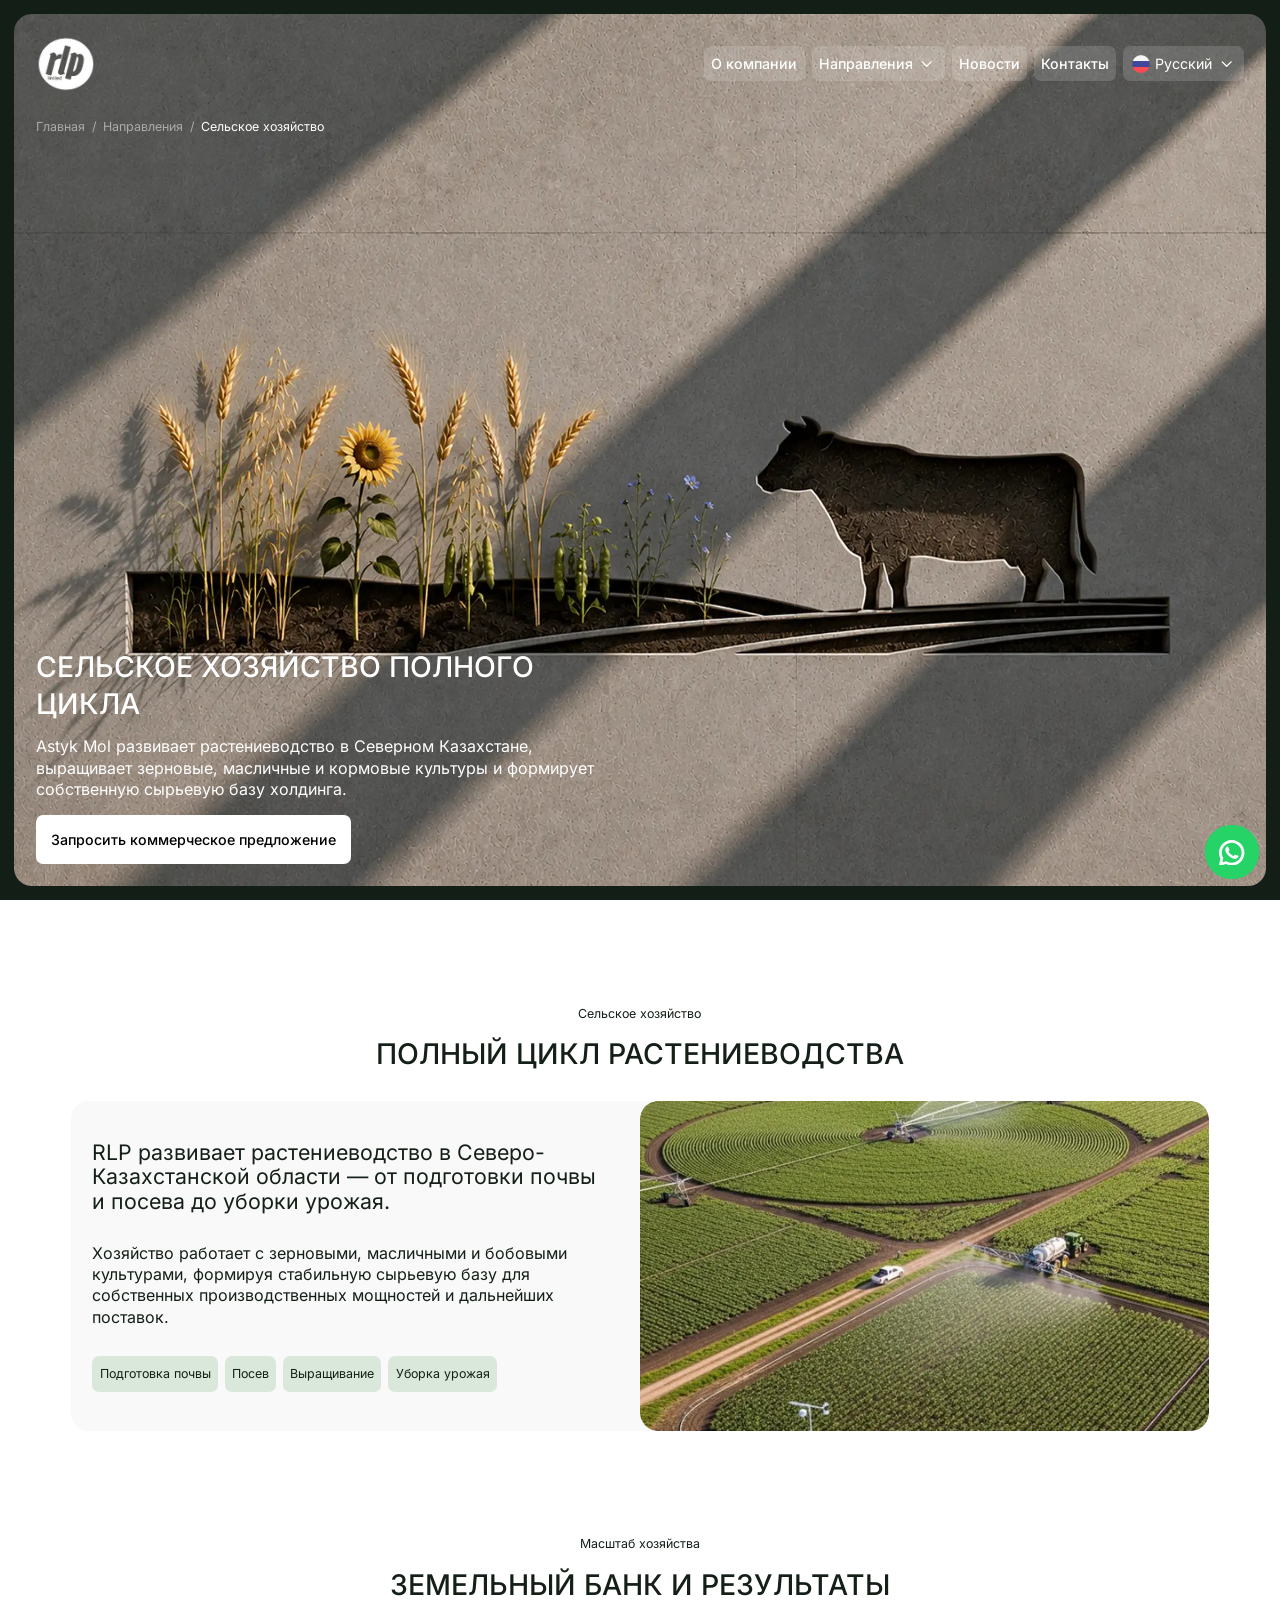
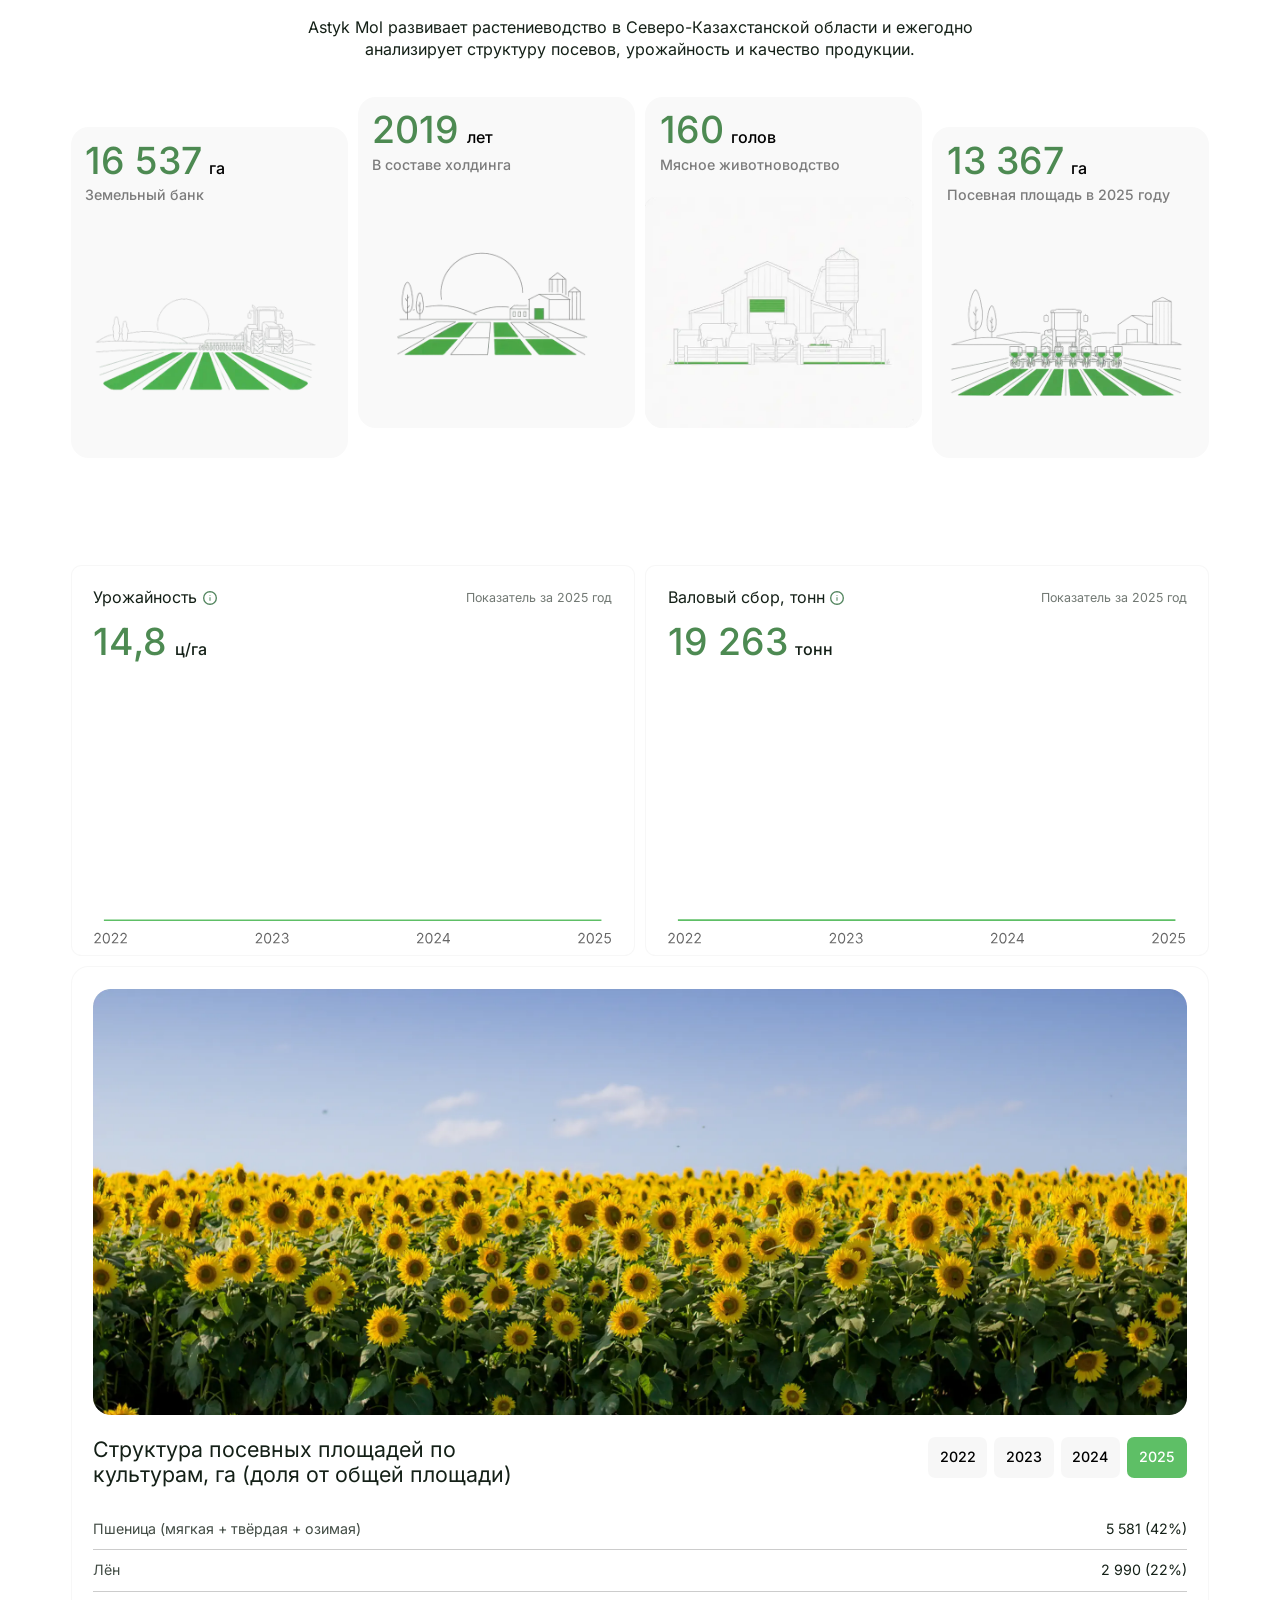
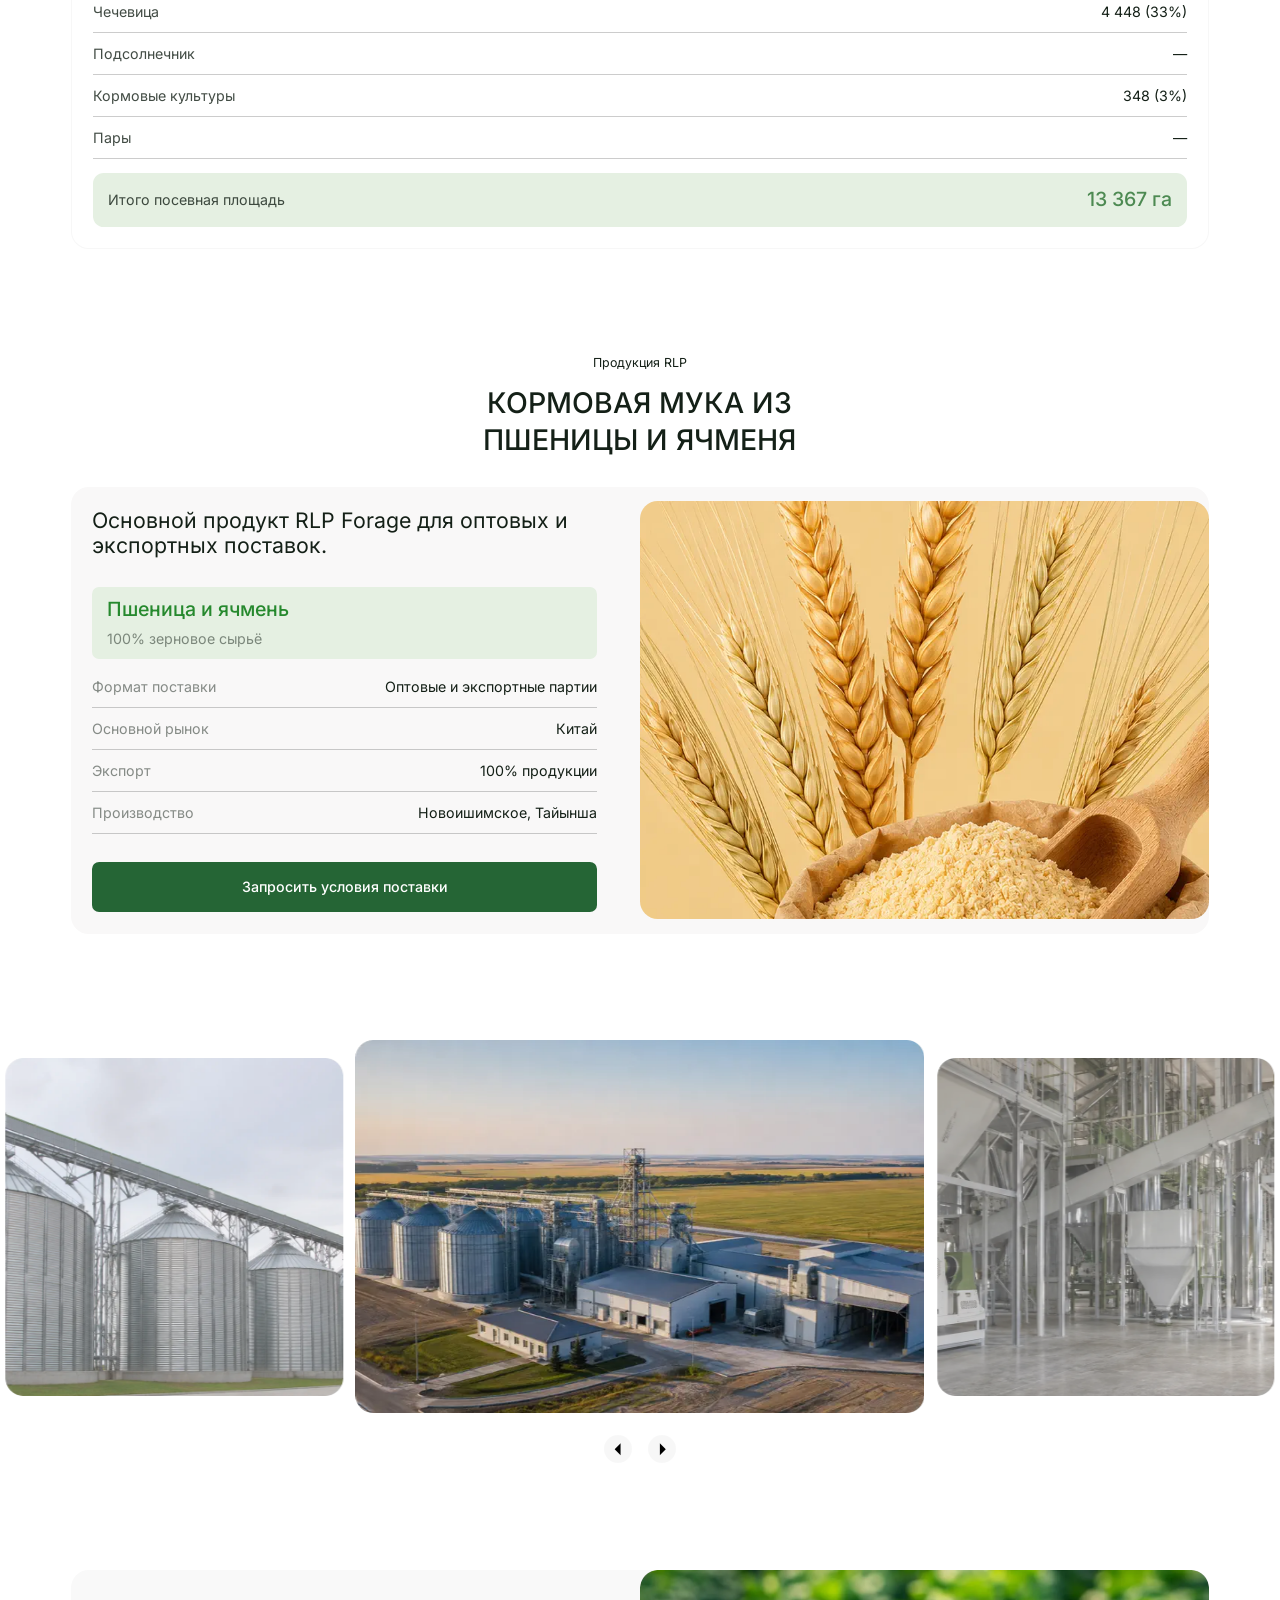
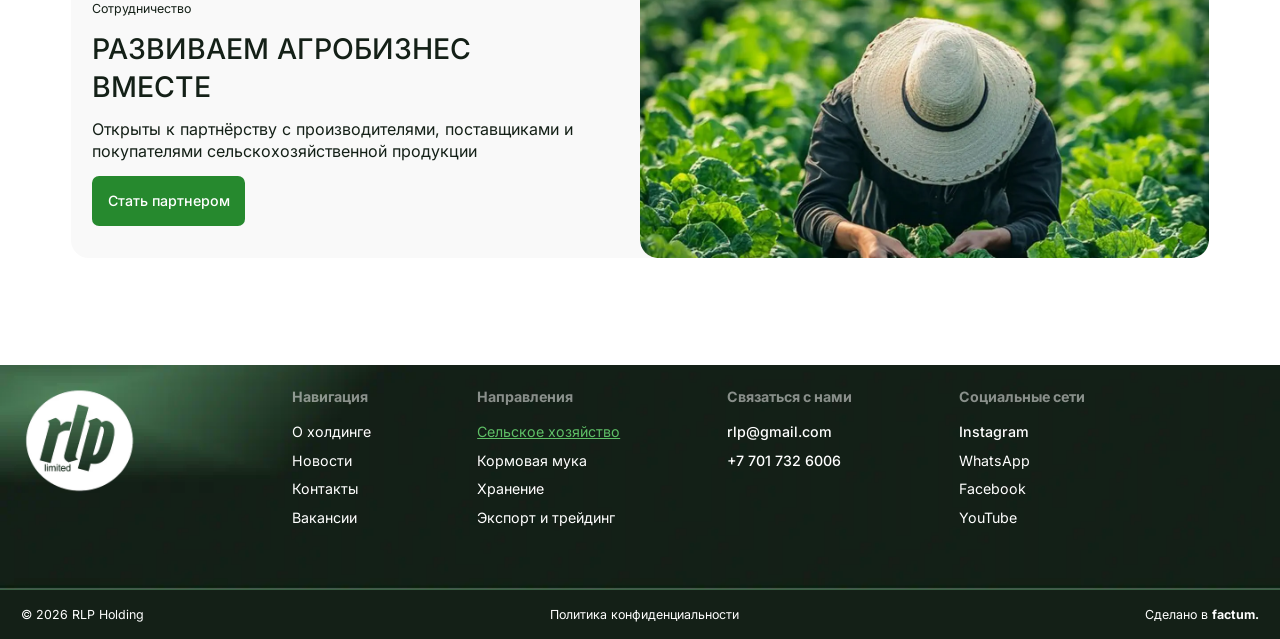
<file: directions/agriculture.html>
<!DOCTYPE html>

<html lang="ru" class="has-hero-intro">
<head>
  <meta charset="UTF-8" />
  <meta name="viewport" content="width=device-width, initial-scale=1.0" />
  <style>html:not(.is-ready) body{visibility:hidden}</style>
  <noscript><style>html:not(.is-ready) body{visibility:visible}</style></noscript>
  <script>
    (function () {
      var done = false;
      function go() {
        if (done) return;
        done = true;
        requestAnimationFrame(function () {
          requestAnimationFrame(function () {
            document.documentElement.classList.add("is-ready");
          });
        });
      }
      if (document.readyState === "complete") go();
      else window.addEventListener("load", go);
      setTimeout(go, 4000);
    })();
  </script>

  <title>Сельское хозяйство — RLP</title>
  <meta name="description" content="" />
  <link rel="icon" href="../assets/favicon/favicon.svg?v=2" type="image/svg+xml" />
  <link rel="icon" href="../assets/favicon/favicon.png?v=2" type="image/png" sizes="96x96" />


  <link rel="preload" as="font" type="font/woff2" href="../assets/fonts/inter-400-cyrillic.woff2" crossorigin />
  <link rel="preload" as="font" type="font/woff2" href="../assets/fonts/inter-500-cyrillic.woff2" crossorigin />
  <link rel="preload" as="font" type="font/woff2" href="../assets/fonts/inter-700-cyrillic.woff2" crossorigin />

  <link rel="stylesheet" href="../src/styles/main.css?v=171" />
  <link rel="stylesheet" href="../assets/vendor/swiper/swiper-bundle.min.css" />

  <noscript>
    <style>
      .has-hero-intro .header { opacity: 1; pointer-events: auto; }
      .hero-dir.is-intro { padding: calc(16 * var(--wm)); }
      .hero-dir.is-intro .hero-dir__panel { border-radius: calc(20 * var(--wm)); }
      .hero-dir.is-intro .hero-dir__crumbs,
      .hero-dir.is-intro .hero-dir__content { opacity: 1; pointer-events: auto; }
    </style>
  </noscript>
</head>
<body class="page-direction">
  <header class="header" data-header>
    <div class="header__bar">

      <a class="header__logo" href="../index.html" aria-label="RLP — на главную">
        <img class="header__logo-light" src="../assets/logo/rlpLogoHeader2.webp" alt="RLP" width="67" height="63" />
        <img class="header__logo-dark" src="../assets/logo/newLogoHeaderBack.webp" alt="" aria-hidden="true" width="67" height="63" />
      </a>

      <div class="header__right" data-nav>

        <nav class="nav" aria-label="Основная навигация">
          <a class="nav__link" href="../about.html">О компании</a>

          <div class="nav__item" data-nav-drop>
            <a class="nav__link" href="../directions.html" aria-haspopup="true" aria-expanded="false">
              Направления
              <svg class="nav__chevron" viewBox="0 0 24 24" fill="none" aria-hidden="true">
                <path d="M7 10L12 15L17 10" stroke="currentColor" stroke-width="1.5"
                      stroke-linecap="round" stroke-linejoin="round" />
              </svg>
            </a>

            <div class="nav__drop">
              <div class="nav__drop-inner">
                <a href="../directions/agriculture.html">Сельское хозяйство</a>
                <a href="../directions/feed-flour.html">Кормовая мука</a>
                <a href="../directions/storage.html">Хранение</a>
                <a href="../directions/export.html">Экспорт и трейдинг</a>
              </div>
            </div>
          </div>

          <a class="nav__link" href="../news.html">Новости</a>
          <a class="nav__link" href="../contacts.html">Контакты</a>
        </nav>

        <div class="nav__item" data-nav-drop>
          <button class="header__lang" type="button" aria-haspopup="true" aria-expanded="false" aria-label="Выбрать язык">
            <span class="header__lang-flag" aria-hidden="true">
              <svg viewBox="0 0 20 20" fill="none">
                <mask id="flag-ru" maskUnits="userSpaceOnUse" x="0" y="0" width="20" height="20">
                  <circle cx="10" cy="10" r="10" fill="#fff" />
                </mask>
                <g mask="url(#flag-ru)">
                  <rect y="0" width="20" height="6.73" fill="#f5f5f5" />
                  <rect y="6.73" width="20" height="6.73" fill="#41479b" />
                  <rect y="13.46" width="20" height="6.73" fill="#ff4b55" />
                </g>
              </svg>
            </span>
            <span>Русский</span>
            <svg class="nav__chevron" viewBox="0 0 24 24" fill="none" aria-hidden="true">
              <path d="M7 10L12 15L17 10" stroke="currentColor" stroke-width="1.5"
                    stroke-linecap="round" stroke-linejoin="round" />
            </svg>
          </button>

          <div class="nav__drop nav__drop--right">
            <div class="nav__drop-inner">
              <a class="is-current" href="#"><svg class="header__lang-flag-img" viewBox="0 0 20 20" aria-hidden="true">
                <clipPath id="lang-flag-ru"><circle cx="10" cy="10" r="10" /></clipPath>
                <g clip-path="url(#lang-flag-ru)">
                  <rect width="20" height="6.67" fill="#f5f5f5" />
                  <rect y="6.67" width="20" height="6.66" fill="#41479b" />
                  <rect y="13.33" width="20" height="6.67" fill="#ff4b55" />
                </g>
              </svg>Русский</a>
              <a href="#"><svg class="header__lang-flag-img" viewBox="0 0 20 20" aria-hidden="true">
                <clipPath id="lang-flag-kz"><circle cx="10" cy="10" r="10" /></clipPath>
                <g clip-path="url(#lang-flag-kz)">
                  <rect width="20" height="20" fill="#00afca" />
                  <circle cx="10" cy="9" r="3" fill="#ffd400" />
                  <line x1="13.90" y1="9.00" x2="15.40" y2="9.00" stroke="#ffd400" stroke-width="0.9" stroke-linecap="round" />
                  <line x1="12.76" y1="11.76" x2="13.82" y2="12.82" stroke="#ffd400" stroke-width="0.9" stroke-linecap="round" />
                  <line x1="10.00" y1="12.90" x2="10.00" y2="14.40" stroke="#ffd400" stroke-width="0.9" stroke-linecap="round" />
                  <line x1="7.24" y1="11.76" x2="6.18" y2="12.82" stroke="#ffd400" stroke-width="0.9" stroke-linecap="round" />
                  <line x1="6.10" y1="9.00" x2="4.60" y2="9.00" stroke="#ffd400" stroke-width="0.9" stroke-linecap="round" />
                  <line x1="7.24" y1="6.24" x2="6.18" y2="5.18" stroke="#ffd400" stroke-width="0.9" stroke-linecap="round" />
                  <line x1="10.00" y1="5.10" x2="10.00" y2="3.60" stroke="#ffd400" stroke-width="0.9" stroke-linecap="round" />
                  <line x1="12.76" y1="6.24" x2="13.82" y2="5.18" stroke="#ffd400" stroke-width="0.9" stroke-linecap="round" />
                </g>
              </svg>Қазақша</a>
              <a href="#"><svg class="header__lang-flag-img" viewBox="0 0 20 20" aria-hidden="true">
                <clipPath id="lang-flag-cn"><circle cx="10" cy="10" r="10" /></clipPath>
                <g clip-path="url(#lang-flag-cn)">
                  <rect width="20" height="20" fill="#ee1c25" />
                  <polygon points="6.20,3.80 7.04,6.04 9.43,6.15 7.56,7.64 8.20,9.95 6.20,8.63 4.20,9.95 4.84,7.64 2.97,6.15 5.36,6.04" fill="#ffde02" />
                  <polygon points="11.60,3.10 11.87,3.83 12.65,3.86 12.04,4.34 12.25,5.09 11.60,4.66 10.95,5.09 11.16,4.34 10.55,3.86 11.33,3.83" fill="#ffde02" />
                  <polygon points="13.60,5.50 13.87,6.23 14.65,6.26 14.04,6.74 14.25,7.49 13.60,7.06 12.95,7.49 13.16,6.74 12.55,6.26 13.33,6.23" fill="#ffde02" />
                  <polygon points="13.40,8.50 13.67,9.23 14.45,9.26 13.84,9.74 14.05,10.49 13.40,10.06 12.75,10.49 12.96,9.74 12.35,9.26 13.13,9.23" fill="#ffde02" />
                  <polygon points="11.20,10.30 11.47,11.03 12.25,11.06 11.64,11.54 11.85,12.29 11.20,11.86 10.55,12.29 10.76,11.54 10.15,11.06 10.93,11.03" fill="#ffde02" />
                </g>
              </svg>中文</a>
            </div>
          </div>
        </div>

      </div>

      <button class="header__burger" type="button" aria-label="Открыть меню" aria-expanded="false" data-menu-toggle>
        <span aria-hidden="true"></span>
        <span aria-hidden="true"></span>
        <span aria-hidden="true"></span>
      </button>

    </div>
  </header>


  <main class="page">


    <section class="hero-dir is-intro" data-hero>
      <div class="hero-dir__panel">
        <img class="hero-dir__img" fetchpriority="high" decoding="async" src="../assets/images/heroNapravlenie1.webp" alt="" width="1408" height="776" />

        <nav class="hero-dir__crumbs card-meta" aria-label="Хлебные крошки">
          <a href="../index.html">Главная</a>
          <span aria-hidden="true">/</span>
          <a href="../directions.html">Направления</a>
          <span aria-hidden="true">/</span>
          <span class="is-current">Сельское хозяйство</span>
        </nav>

        <div class="hero-dir__content">
          <h1 class="section-heading">Сельское хозяйство полного цикла</h1>
          <p class="section-description">Astyk Mol развивает растениеводство в Северном Казахстане, выращивает зерновые, масличные и кормовые культуры и формирует собственную сырьевую базу холдинга.</p>
          <a class="btn" href="#lead-modal" data-modal-open="lead-modal">Запросить коммерческое предложение</a>
        </div>
      </div>
    </section>


    <section class="shell feed">

      <div class="section-head section-head--narrow">
        <p class="section-label">Сельское хозяйство</p>
        <h2 class="section-heading">Полный цикл растениеводства</h2>
      </div>

      <div class="feed__main">
        <div class="feed__text">
          <h3 class="card-heading-l">RLP развивает растениеводство в Северо-Казахстанской области — от подготовки почвы и посева до уборки урожая.</h3>
          <p class="section-description">Хозяйство работает с зерновыми, масличными и бобовыми культурами, формируя стабильную сырьевую базу для собственных производственных мощностей и дальнейших поставок.</p>

          <ul class="chips">
            <li class="chip card-meta">Подготовка почвы</li>
            <li class="chip card-meta">Посев</li>
            <li class="chip card-meta">Выращивание</li>
            <li class="chip card-meta">Уборка урожая</li>
          </ul>
        </div>

        <img class="feed__photo feed__photo--tall" src="../assets/images/selhoz.webp" alt="" width="640" height="371" loading="lazy" />
      </div>
    </section>


    <section class="shell about">

      <div class="section-head">
        <p class="section-label">Масштаб хозяйства</p>
        <h2 class="section-heading">Земельный банк и результаты</h2>
        <p class="section-description">Astyk Mol развивает растениеводство в Северо-Казахстанской области и ежегодно анализирует структуру посевов, урожайность и качество продукции.</p>
      </div>

      <div class="about__cards">
        <article class="stat-card">
          <div class="stat-card__area">
            <p class="stat-card__value">
              <span class="stats-value">16 537</span>
              <span class="stats-unit">га</span>
            </p>
            <p class="stats-description">Земельный банк</p>
          </div>
          <img class="stat-card__img" src="../assets/images/zemel1.webp" alt="" width="302" height="260" loading="lazy" />
        </article>

        <article class="stat-card">
          <div class="stat-card__area">
            <p class="stat-card__value">
              <span class="stats-value">2019</span>
              <span class="stats-unit">лет</span>
            </p>
            <p class="stats-description">В составе холдинга</p>
          </div>
          <img class="stat-card__img" src="../assets/images/zemel2.webp" alt="" width="302" height="260" loading="lazy" />
        </article>

        <article class="stat-card">
          <div class="stat-card__area">
            <p class="stat-card__value">
              <span class="stats-value">160</span>
              <span class="stats-unit">голов</span>
            </p>
            <p class="stats-description">Мясное животноводство</p>
          </div>
          <img class="stat-card__img" src="../assets/images/zemel3.webp" alt="" width="302" height="260" loading="lazy" />
        </article>

        <article class="stat-card">
          <div class="stat-card__area">
            <p class="stat-card__value">
              <span class="stats-value">13 367</span>
              <span class="stats-unit">га</span>
            </p>
            <p class="stats-description">Посевная площадь в 2025 году</p>
          </div>
          <img class="stat-card__img" src="../assets/images/zemel4.webp" alt="" width="302" height="260" loading="lazy" />
        </article>
      </div>
    </section>


    <section class="shell charts">

      <div class="charts__row">


        <article class="chart-card">
          <p class="chart-card__note section-label">Показатель за 2025 год</p>

          <div class="chart-card__head">
            <p class="chart-card__title section-description">
              Урожайность
              <button class="chart-card__hint" type="button" aria-label="Что это за показатель"
                      data-hint="Средний объём урожая, полученный с одного гектара посевной площади. Показатель указан в центнерах с гектара.">
                <img src="../assets/charts/frame.svg" alt="" width="16" height="16" />
              </button>
            </p>
            <p class="chart-card__value">
              <span class="stats-value">14,8</span>
              <span class="stats-unit">ц/га</span>
            </p>
          </div>

          <div class="chart-card__plot">
            <svg class="chart-card__line" viewBox="0 0 555 207" preserveAspectRatio="none"
                 fill="none" xmlns="http://www.w3.org/2000/svg" aria-hidden="true">
              <path class="chart-line__fill" d="M183.56 146.139C111.056 159.439 1 92.6385 1 92.6385V206H554V60.1385C554 60.1385 436.889 -12.2172 359.979 3.13854C278.377 19.4311 265.328 131.139 183.56 146.139Z" fill="url(#paint0_linear_166_6100)" stroke="#5EBF66" stroke-width="2"/>
              <path class="chart-line__stroke" d="M1 92.7067C1 92.7067 111.056 159.556 183.56 146.246C265.328 131.236 278.377 19.4448 359.979 3.14013C436.889 -12.227 554 60.1825 554 60.1825" stroke="#5EBF66" stroke-width="2"/>
              <defs>
              <linearGradient id="paint0_linear_166_6100" x1="266.653" y1="19.4995" x2="266.653" y2="206" gradientUnits="userSpaceOnUse">
              <stop stop-color="#5EBF66"/>
              <stop offset="1" stop-color="white"/>
              </linearGradient>
              </defs>
            </svg>
            <img class="chart-card__axis" src="../assets/charts/frame-150.svg" alt="" />

            <img class="chart-card__dot chart-card__dot--a" src="../assets/charts/frame-154.svg" alt="8,8" />
            <img class="chart-card__dot chart-card__dot--b" src="../assets/charts/frame-155.svg" alt="6,6" />
            <img class="chart-card__dot chart-card__dot--c" src="../assets/charts/frame-156.svg" alt="23,6" />
            <img class="chart-card__dot chart-card__dot--d" src="../assets/charts/frame-157.svg" alt="14,8" />

            <img class="chart-card__guide chart-card__guide--v" src="../assets/charts/line-2.svg" alt="" />
            <img class="chart-card__guide chart-card__guide--h" src="../assets/charts/line-3.svg" alt="" />
          </div>
        </article>


        <article class="chart-card chart-card--gross">
          <p class="chart-card__note section-label">Показатель за 2025 год</p>

          <div class="chart-card__head">
            <p class="chart-card__title section-description">
              Валовый сбор, тонн
              <button class="chart-card__hint" type="button" aria-label="Что это за показатель"
                      data-hint="Общий объём собранной продукции за сезон по всем культурам. Показатель указан в тоннах.">
                <img src="../assets/charts/frame.svg" alt="" width="16" height="16" />
              </button>
            </p>
            <p class="chart-card__value">
              <span class="stats-value">19 263</span>
              <span class="stats-unit">тонн</span>
            </p>
          </div>

          <div class="chart-card__plot">
            <svg class="chart-card__line" viewBox="0 0 555 174" preserveAspectRatio="none"
                 fill="none" xmlns="http://www.w3.org/2000/svg" aria-hidden="true">
              <path class="chart-line__fill" d="M183.56 112.371C111.056 125.671 1 58.8714 1 58.8714V172.232H554V26.3714C554 26.3714 447.91 -10.1234 371 5.23232C289.398 21.5249 265.328 97.372 183.56 112.371Z" fill="url(#paint0_linear_162_6765)" stroke="#5EBF66" stroke-width="2"/>
              <path class="chart-line__stroke" d="M1 58.9395C1 58.9395 111.056 125.789 183.56 112.479C265.328 97.4688 289.398 21.0371 371 4.73242C447.91 -10.6348 554 26.4153 554 26.4153" stroke="#5EBF66" stroke-width="2"/>
              <defs>
              <linearGradient id="paint0_linear_162_6765" x1="266.653" y1="-14.2676" x2="266.653" y2="172.232" gradientUnits="userSpaceOnUse">
              <stop stop-color="#5EBF66"/>
              <stop offset="1" stop-color="white"/>
              </linearGradient>
              </defs>
            </svg>
            <img class="chart-card__axis" src="../assets/charts/frame-150.svg" alt="" />

            <span class="chart-dot chart-dot--a"><b class="card-description">10 853</b></span>
            <span class="chart-dot chart-dot--b"><b class="card-description">7 878</b></span>
            <span class="chart-dot chart-dot--c"><b class="card-description">28 964</b></span>
            <span class="chart-dot chart-dot--d"><b class="card-description">19 263</b></span>

            <img class="chart-card__guide chart-card__guide--v" src="../assets/charts/line-2.svg" alt="" />
            <img class="chart-card__guide chart-card__guide--h" src="../assets/charts/line-3-gross.svg" alt="" />
          </div>
        </article>

      </div>


      <div class="crops-table" data-years>
        <img class="crops-table__photo" src="../assets/images/mashtab.webp" alt="" width="1232" height="480" loading="lazy" />

        <div class="crops-table__head">
          <h3 class="card-heading-l">Структура посевных площадей по культурам, га (доля от общей площади)</h3>

          <div class="crops-table__years">
            <button class="btn btn--year" type="button" data-year="2022">2022</button>
            <button class="btn btn--year" type="button" data-year="2023">2023</button>
            <button class="btn btn--year" type="button" data-year="2024">2024</button>
            <button class="btn btn--year is-active" type="button" data-year="2025">2025</button>
          </div>
        </div>

        <div class="crops-table__body">
          <ul class="crops-table__list">
            <li><span class="card-description">Пшеница (мягкая + твёрдая + озимая)</span><span class="card-description" data-cell="wheat"></span></li>
            <li><span class="card-description">Лён</span><span class="card-description" data-cell="flax"></span></li>
            <li><span class="card-description">Чечевица</span><span class="card-description" data-cell="lentil"></span></li>
            <li><span class="card-description">Подсолнечник</span><span class="card-description" data-cell="sunflower"></span></li>
            <li><span class="card-description">Кормовые культуры</span><span class="card-description" data-cell="forage"></span></li>
            <li><span class="card-description">Пары</span><span class="card-description" data-cell="fallow"></span></li>
          </ul>

          <p class="crops-table__total">
            <span class="card-description">Итого посевная площадь</span>
            <span class="card-heading-m" data-cell="total"></span>
          </p>
        </div>
      </div>
    </section>


    <section class="shell feed">

      <div class="section-head section-head--narrow">
        <p class="section-label">Продукция RLP</p>
        <h2 class="section-heading">Кормовая мука из<br />пшеницы и ячменя</h2>
      </div>

      <div class="feed__main feed__main--soft">
        <div class="feed__text">
          <h3 class="card-heading-l">Основной продукт RLP Forage для оптовых и экспортных поставок.</h3>

          <div class="feed__mix">
            <div class="raw-card">
              <p class="card-heading-m">Пшеница и ячмень</p>
              <p class="card-description">100% зерновое сырьё</p>
            </div>

            <ul class="specs-list">
              <li><span class="card-description">Формат поставки</span><span class="card-description">Оптовые и экспортные партии</span></li>
              <li><span class="card-description">Основной рынок</span><span class="card-description">Китай</span></li>
              <li><span class="card-description">Экспорт</span><span class="card-description">100% продукции</span></li>
              <li><span class="card-description">Производство</span><span class="card-description">Новоишимское, Тайынша</span></li>
            </ul>
          </div>

          <a class="btn btn--green btn--block" href="#lead-modal" data-modal-open="lead-modal">Запросить условия поставки</a>
        </div>

        <video class="feed__photo feed__photo--product" autoplay muted loop playsinline preload="metadata"
               poster="../assets/images/produkciyaRLP.webp" width="640" height="470" aria-label="Кормовая мука RLP">
          <source src="../assets/video/goat.mp4" type="video/mp4" />
        </video>
      </div>
    </section>


    <section class="shell gallery">
      <div class="gallery__row swiper" data-gallery>
        <div class="swiper-wrapper">
          <div class="swiper-slide"><img src="../assets/images/prod2.webp" alt="" width="380" height="380" /></div>
          <div class="swiper-slide"><img src="../assets/images/prod3.webp" alt="" width="380" height="380" /></div>
          <div class="swiper-slide"><img src="../assets/images/prod4.webp" alt="" width="380" height="380" /></div>
          <div class="swiper-slide"><img src="../assets/images/prod5.webp" alt="" width="380" height="380" /></div>
          <div class="swiper-slide"><img src="../assets/images/mashtab.webp" alt="" width="380" height="380" /></div>
        </div>
      </div>

      <div class="gallery__nav">
        <button class="gallery__arrow" type="button" data-gallery-prev aria-label="Назад">
          <svg viewBox="0 0 32 32" fill="none" aria-hidden="true">
            <path d="M18.6667 22.6668L12 16.0002L18.6667 9.3335V22.6668Z" fill="currentColor" />
          </svg>
        </button>
        <button class="gallery__arrow" type="button" data-gallery-next aria-label="Вперёд">
          <svg viewBox="0 0 32 32" fill="none" aria-hidden="true">
            <path d="M13.3333 22.6668L20 16.0002L13.3333 9.3335V22.6668Z" fill="currentColor" />
          </svg>
        </button>
      </div>
    </section>


    <section class="shell" id="partner">
      <div class="partner">
        <div class="partner__text">
          <p class="section-label">Сотрудничество</p>
          <h2 class="section-heading">Развиваем агробизнес вместе</h2>
          <p class="section-description">Открыты к партнёрству с производителями, поставщиками и покупателями сельскохозяйственной продукции</p>
          <a class="btn btn--green" href="#lead-modal" data-modal-open="lead-modal">Стать партнером</a>
        </div>
        <img class="partner__photo" src="../assets/images/sotrudnichestvo.webp" alt="" width="640" height="324" loading="lazy" />
      </div>
    </section>

  </main>
  <footer class="footer">

    <div class="footer__main">

      <a class="footer__logo" href="../index.html" aria-label="RLP Holding — на главную">
        <img src="../assets/logo/logoFooter.webp" alt="RLP Holding" width="129" height="120" loading="lazy" />
      </a>

      <div class="footer__cols">

        <div class="footer__col">
          <p class="footer__col-title">Навигация</p>
          <nav class="footer__list" aria-label="Навигация в футере">
            <a class="footer__link" href="../about.html">О холдинге</a>
            <a class="footer__link" href="../news.html">Новости</a>
            <a class="footer__link" href="../contacts.html">Контакты</a>
            <a class="footer__link" href="../vacancies.html">Вакансии</a>
          </nav>
        </div>

        <div class="footer__col">
          <p class="footer__col-title">Направления</p>
          <nav class="footer__list" aria-label="Направления">
            <a class="footer__link" href="../directions/agriculture.html">Сельское хозяйство</a>
            <a class="footer__link" href="../directions/feed-flour.html">Кормовая мука</a>
            <a class="footer__link" href="../directions/storage.html">Хранение</a>
            <a class="footer__link" href="../directions/export.html">Экспорт и трейдинг</a>
          </nav>
        </div>

        <div class="footer__col">
          <p class="footer__col-title">Связаться с нами</p>
          <div class="footer__list">
            <a class="footer__link footer__link--medium" href="mailto:rlp@gmail.com">rlp@gmail.com</a>
            <a class="footer__link footer__link--medium" href="tel:+77017326006">+7 701 732 6006</a>
          </div>
        </div>

        <div class="footer__col">
          <p class="footer__col-title">Социальные сети</p>
          <div class="footer__list">
            <a class="footer__link footer__link--medium" href="#" target="_blank" rel="noopener">Instagram</a>
            <a class="footer__link" href="#" target="_blank" rel="noopener">WhatsApp</a>
            <a class="footer__link" href="#" target="_blank" rel="noopener">Facebook</a>
            <a class="footer__link" href="#" target="_blank" rel="noopener">YouTube</a>
          </div>
        </div>

      </div>
    </div>

    <div class="footer__bottom">
      <p>© 2026 RLP Holding</p>
      <a href="../policy.html">Политика конфиденциальности</a>
      <p>Сделано в <a href="https://factum.agency/" target="_blank" rel="noopener"><b>factum.</b></a></p>
    </div>

  </footer>

  
  <dialog class="modal" id="lead-modal" aria-labelledby="lead-modal-title">
    <form class="lead" action="#" method="post">
      <button class="lead__close" type="button" data-modal-close aria-label="Закрыть">
        <svg viewBox="0 0 24 24" fill="none" aria-hidden="true">
          <path d="M7 7L17 17M17 7L7 17" stroke="currentColor" stroke-width="1.5" stroke-linecap="round" />
        </svg>
      </button>
      <h2 class="section-heading lead__title" id="lead-modal-title">Оставить заявку</h2>
      <p class="card-description">Расскажите, чем мы можем быть вам полезны. Свяжемся с вами и ответим на вопросы</p>
      <label class="lead__field">
        <span class="section-label">Имя</span>
        <input type="text" name="name" required />
      </label>
      <label class="lead__field">
        <span class="section-label">Телефон</span>
        <input type="tel" name="phone" required />
      </label>
      <label class="lead__field">
        <span class="section-label">Эл.почта</span>
        <input type="email" name="email" />
      </label>
      <button class="btn btn--green btn--block" type="submit">Отправить</button>
    </form>
  </dialog>

  <div class="fab-stack">
    <a class="fab fab--phone" href="tel:+77017326006" aria-label="Позвонить">
      <span class="fab__icon">
        <svg width="19" height="18" viewBox="0 0 19 18" fill="none" xmlns="http://www.w3.org/2000/svg" aria-hidden="true">
          <path d="M17.9288 12.176L14.4006 10.5051C13.5138 10.0844 12.4371 10.3609 11.8986 11.1542L11.2906 12.0377C10.3277 11.7012 7.91442 10.5893 6.32451 7.45787L7.52806 6.45419C8.20581 5.8832 8.38312 4.92155 7.93974 4.17025L6.0458 0.942745C5.77978 0.497975 5.33005 0.173402 4.81064 0.0531641C4.28492 -0.0669958 3.7275 0.0171071 3.27778 0.299614L0.877163 1.79019C0.26269 2.17484 -0.0793291 2.86606 0.0157216 3.5572C0.389408 6.41212 2.60635 15.9024 15.2051 17.9699C15.3127 17.988 15.4204 18 15.5281 18C16.1868 18 16.8013 17.6754 17.1687 17.1285L18.7015 14.8145C18.9929 14.3698 19.0752 13.8349 18.9296 13.33C18.7839 12.8311 18.4165 12.4104 17.9288 12.176Z"></path>
        </svg>
      </span>
    </a>
    <a class="fab fab--whatsapp" href="https://wa.me/77017326006?text=%D0%97%D0%B4%D1%80%D0%B0%D0%B2%D1%81%D1%82%D0%B2%D1%83%D0%B9%D1%82%D0%B5!%20%D0%9F%D0%B8%D1%88%D1%83%20%D1%81%20%D1%81%D0%B0%D0%B9%D1%82%D0%B0%20RLP" target="_blank" rel="nofollow noopener" aria-label="Написать в WhatsApp">
      <span class="fab__icon">
        <svg width="13" height="13" viewBox="0 0 13 13" fill="none" xmlns="http://www.w3.org/2000/svg" aria-hidden="true">
          <path d="M5.89639 0.507229C2.59515 0.664415 -0.00998593 3.41371 2.87769e-05 6.71868C0.00307803 7.72529 0.246092 8.6754 0.674781 9.5149L0.0165904 12.7098C-0.0190141 12.8827 0.136857 13.034 0.308541 12.9933L3.4392 12.2516C4.24351 12.6523 5.14693 12.8837 6.10305 12.8983C9.47723 12.9498 12.2907 10.2706 12.3959 6.89769C12.5086 3.28214 9.52458 0.334438 5.89639 0.507229ZM9.63193 10.132C8.71509 11.0488 7.49608 11.5537 6.19949 11.5537C5.44029 11.5537 4.71343 11.3834 4.03903 11.0475L3.60305 10.8303L1.68364 11.285L2.08766 9.32373L1.87287 8.90311C1.52277 8.21748 1.34526 7.47606 1.34526 6.69949C1.34526 5.40287 1.85018 4.18388 2.76702 3.26701C3.67566 2.35836 4.91456 1.84522 6.19958 1.84522C7.49617 1.84525 8.71513 2.35017 9.63196 3.26698C10.5488 4.18382 11.0537 5.40281 11.0538 6.6994C11.0537 7.98445 10.5406 9.22334 9.63193 10.132Z"></path>
          <path d="M9.20802 8.04417L8.00718 7.69937C7.84931 7.65405 7.6793 7.69883 7.56426 7.81604L7.27061 8.11523C7.14678 8.24138 6.9589 8.28192 6.79501 8.21562C6.22696 7.98573 5.03201 6.92327 4.72684 6.39183C4.6388 6.23853 4.65336 6.04688 4.76146 5.907L5.01784 5.57532C5.11828 5.44537 5.13948 5.27085 5.07305 5.12063L4.56783 3.97796C4.44682 3.70428 4.09708 3.62461 3.8686 3.81785C3.53345 4.10131 3.13579 4.53206 3.08745 5.00927C3.00222 5.85062 3.36305 6.91122 4.72753 8.18474C6.30388 9.656 7.56621 9.85037 8.3881 9.65128C8.85428 9.53836 9.22682 9.0857 9.46195 8.71507C9.62224 8.46237 9.49567 8.12677 9.20802 8.04417Z"></path>
        </svg>
      </span>
    </a>
  </div>
  <script src="../assets/vendor/lenis.min.js"></script>
  <script src="../assets/vendor/swiper/swiper-bundle.min.js"></script>
  <script src="../src/lib/main.js?v=171"></script>
</body>
</html>
</file>
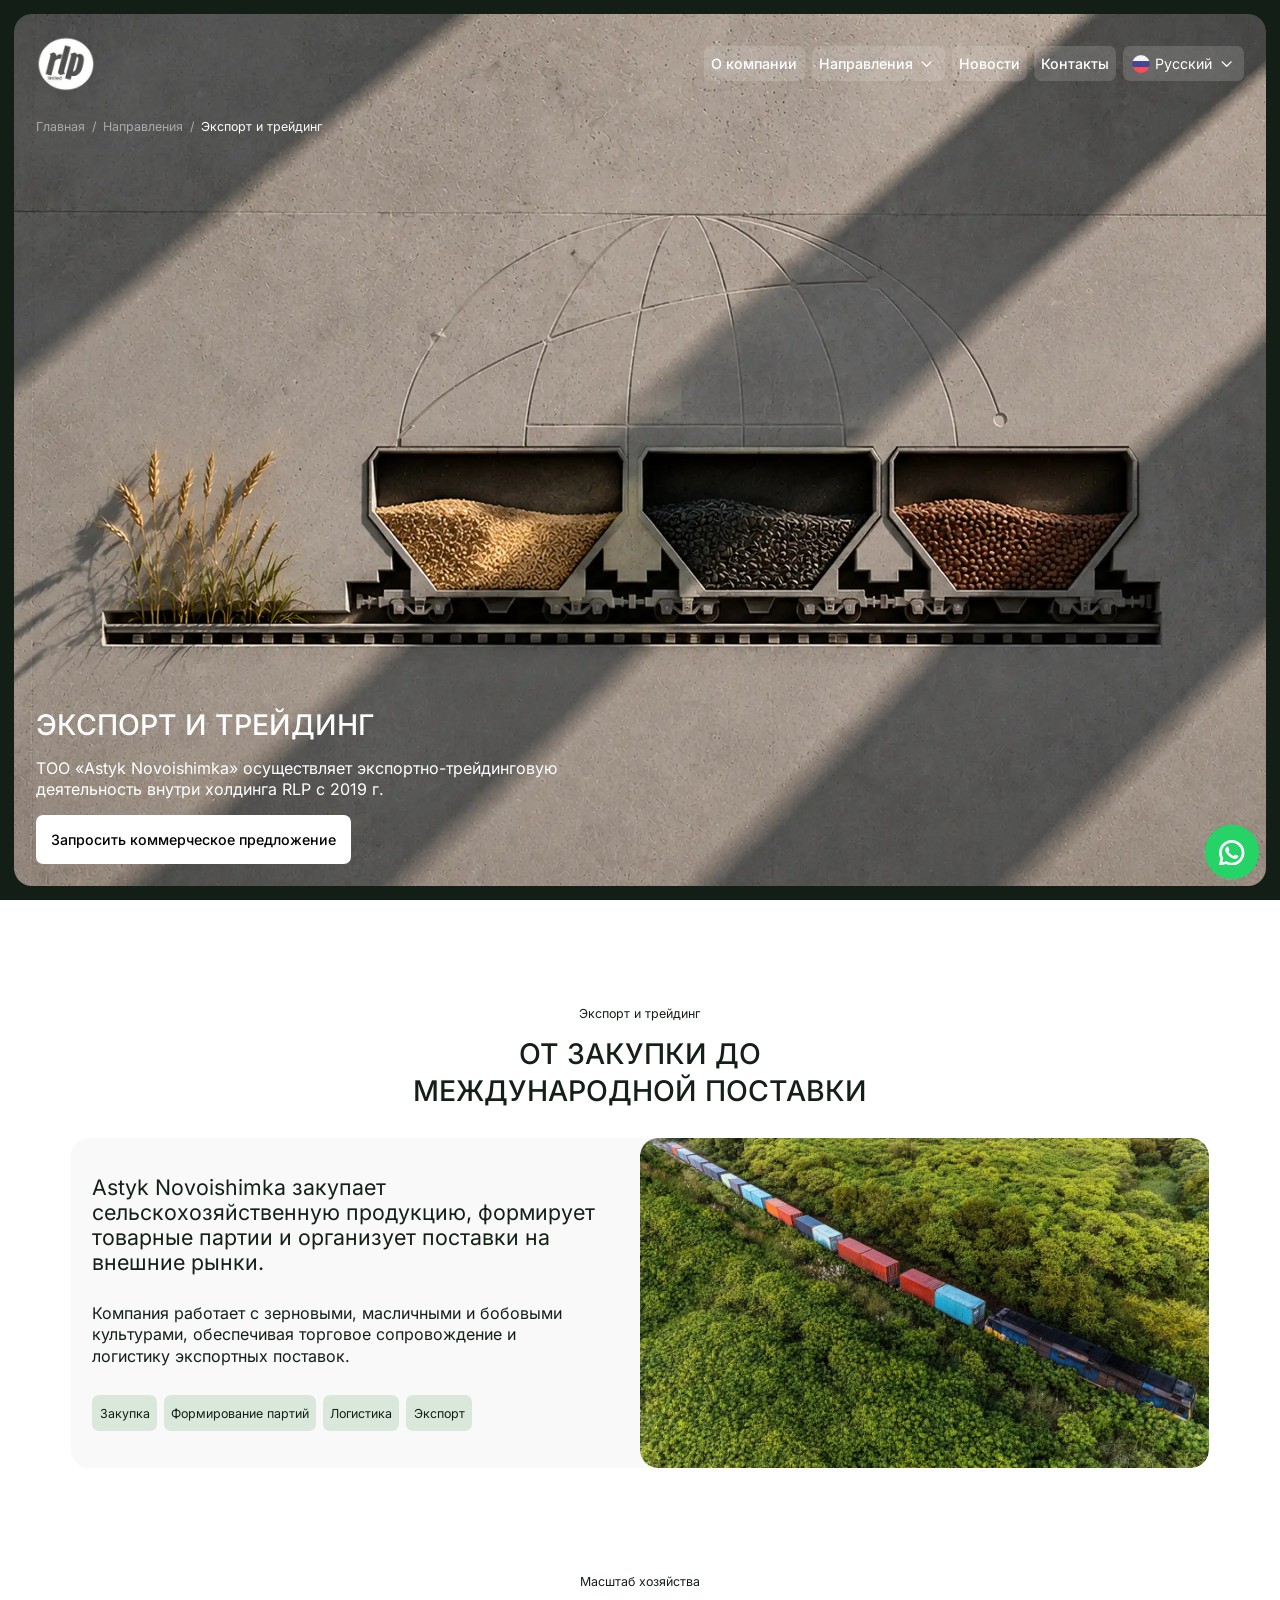
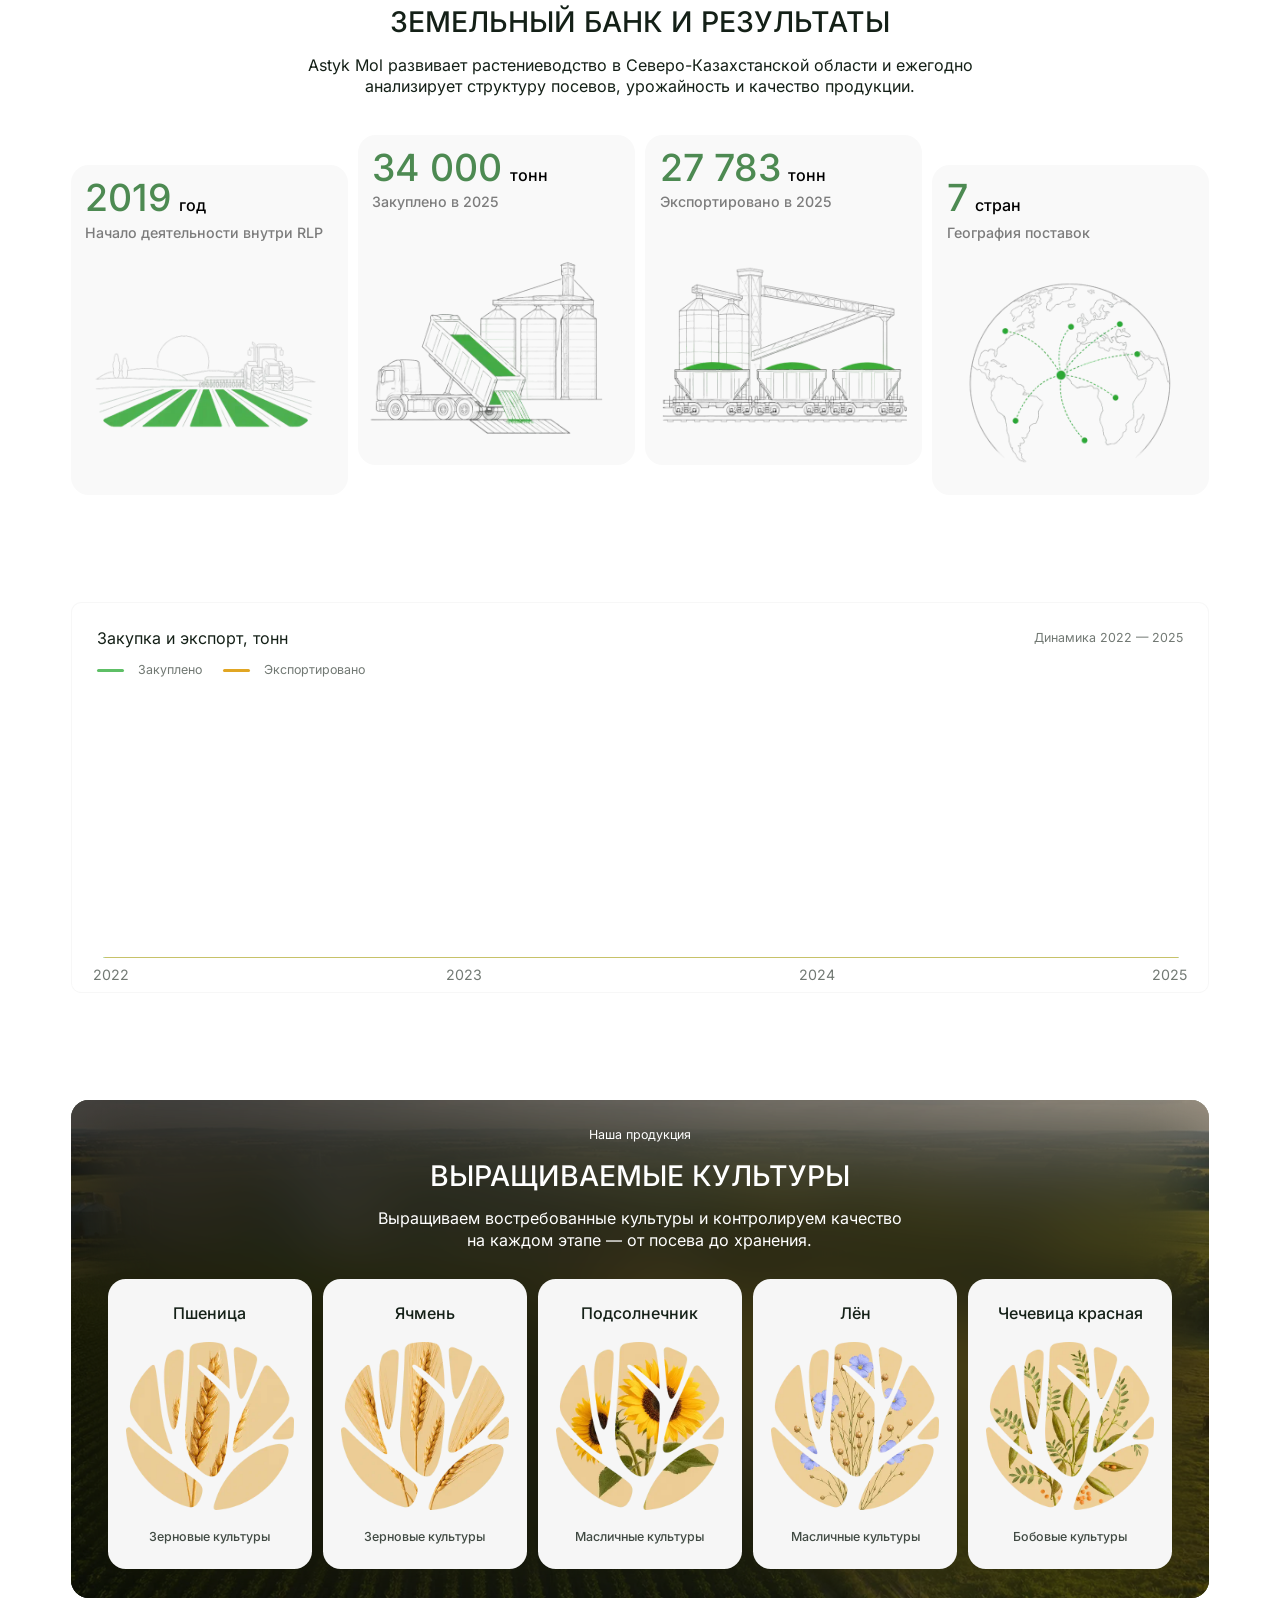
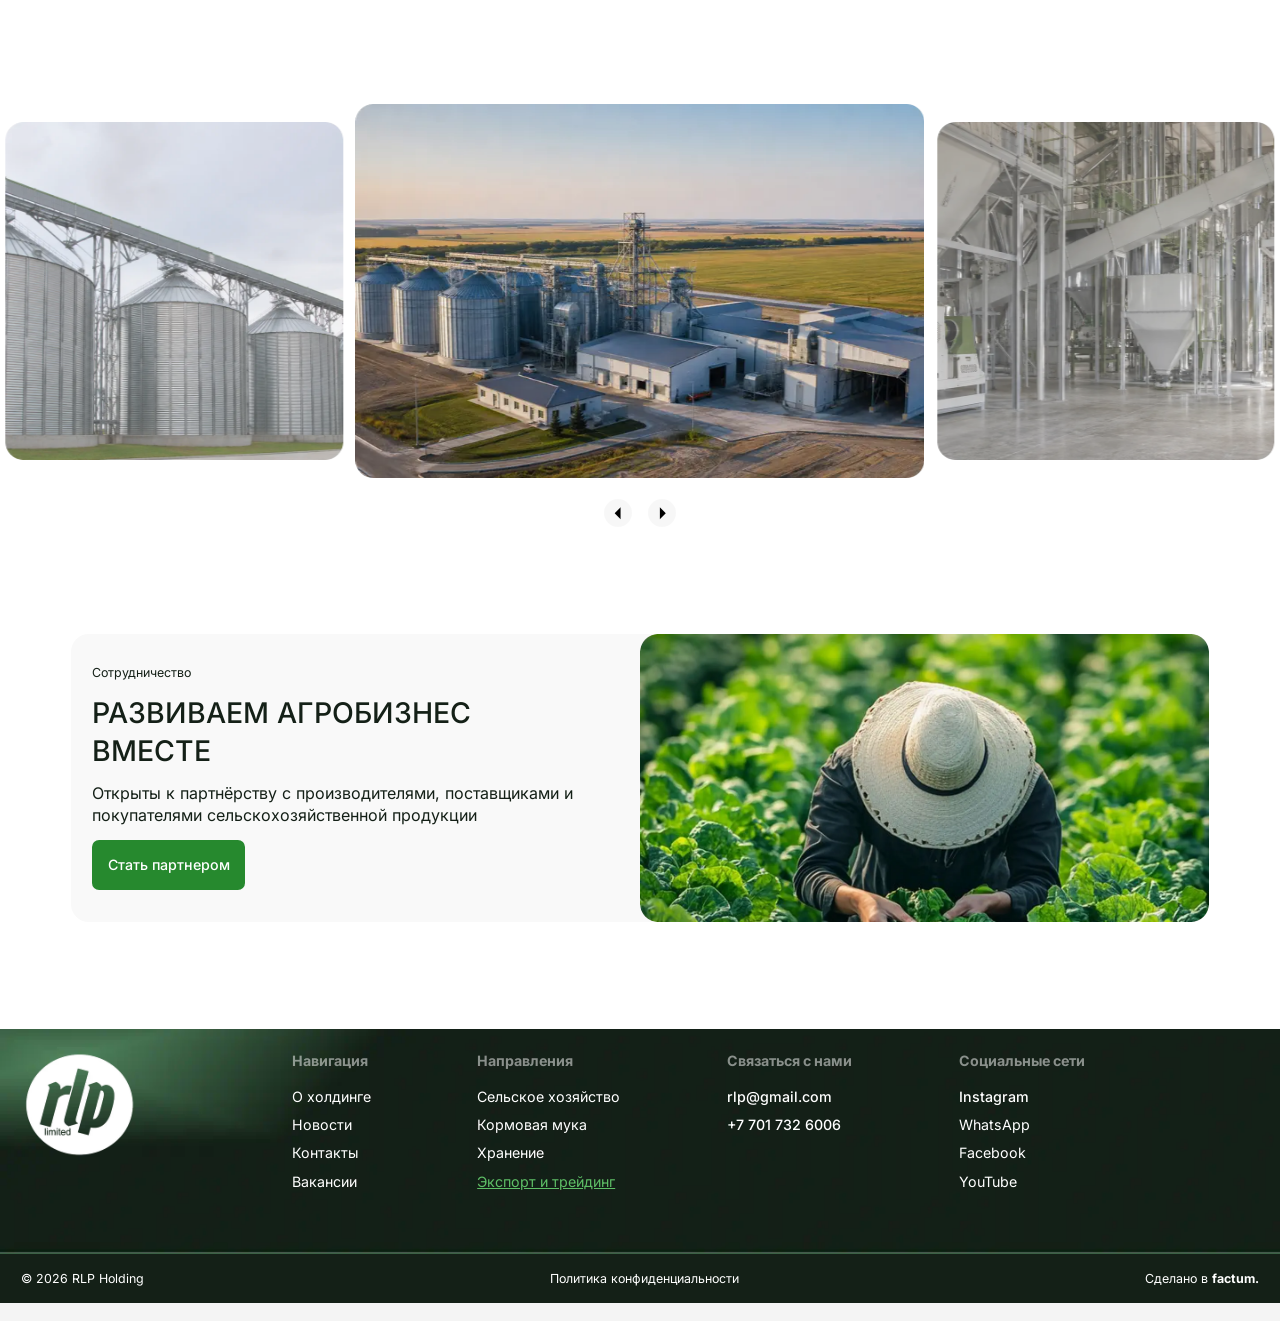
<file: directions/export.html>
<!DOCTYPE html>

<html lang="ru" class="has-hero-intro">
<head>
  <meta charset="UTF-8" />
  <meta name="viewport" content="width=device-width, initial-scale=1.0" />
  <style>html:not(.is-ready) body{visibility:hidden}</style>
  <noscript><style>html:not(.is-ready) body{visibility:visible}</style></noscript>
  <script>
    (function () {
      var done = false;
      function go() {
        if (done) return;
        done = true;
        requestAnimationFrame(function () {
          requestAnimationFrame(function () {
            document.documentElement.classList.add("is-ready");
          });
        });
      }
      if (document.readyState === "complete") go();
      else window.addEventListener("load", go);
      setTimeout(go, 4000);
    })();
  </script>

  <title>Экспорт и трейдинг — RLP</title>
  <meta name="description" content="" />
  <link rel="icon" href="../assets/favicon/favicon.svg?v=2" type="image/svg+xml" />
  <link rel="icon" href="../assets/favicon/favicon.png?v=2" type="image/png" sizes="96x96" />


  <link rel="preload" as="font" type="font/woff2" href="../assets/fonts/inter-400-cyrillic.woff2" crossorigin />
  <link rel="preload" as="font" type="font/woff2" href="../assets/fonts/inter-500-cyrillic.woff2" crossorigin />
  <link rel="preload" as="font" type="font/woff2" href="../assets/fonts/inter-700-cyrillic.woff2" crossorigin />

  <link rel="stylesheet" href="../src/styles/main.css?v=171" />
  <link rel="stylesheet" href="../assets/vendor/swiper/swiper-bundle.min.css" />

  <noscript>
    <style>
      .has-hero-intro .header { opacity: 1; pointer-events: auto; }
      .hero-dir.is-intro { padding: calc(16 * var(--wm)); }
      .hero-dir.is-intro .hero-dir__panel { border-radius: calc(20 * var(--wm)); }
      .hero-dir.is-intro .hero-dir__crumbs,
      .hero-dir.is-intro .hero-dir__content { opacity: 1; pointer-events: auto; }
    </style>
  </noscript>
</head>
<body class="page-direction">
  <header class="header" data-header>
    <div class="header__bar">

      <a class="header__logo" href="../index.html" aria-label="RLP — на главную">
        <img class="header__logo-light" src="../assets/logo/rlpLogoHeader2.webp" alt="RLP" width="67" height="63" />
        <img class="header__logo-dark" src="../assets/logo/newLogoHeaderBack.webp" alt="" aria-hidden="true" width="67" height="63" />
      </a>

      <div class="header__right" data-nav>

        <nav class="nav" aria-label="Основная навигация">
          <a class="nav__link" href="../about.html">О компании</a>

          <div class="nav__item" data-nav-drop>
            <a class="nav__link" href="../directions.html" aria-haspopup="true" aria-expanded="false">
              Направления
              <svg class="nav__chevron" viewBox="0 0 24 24" fill="none" aria-hidden="true">
                <path d="M7 10L12 15L17 10" stroke="currentColor" stroke-width="1.5"
                      stroke-linecap="round" stroke-linejoin="round" />
              </svg>
            </a>

            <div class="nav__drop">
              <div class="nav__drop-inner">
                <a href="../directions/agriculture.html">Сельское хозяйство</a>
                <a href="../directions/feed-flour.html">Кормовая мука</a>
                <a href="../directions/storage.html">Хранение</a>
                <a href="../directions/export.html">Экспорт и трейдинг</a>
              </div>
            </div>
          </div>

          <a class="nav__link" href="../news.html">Новости</a>
          <a class="nav__link" href="../contacts.html">Контакты</a>
        </nav>

        <div class="nav__item" data-nav-drop>
          <button class="header__lang" type="button" aria-haspopup="true" aria-expanded="false" aria-label="Выбрать язык">
            <span class="header__lang-flag" aria-hidden="true">
              <svg viewBox="0 0 20 20" fill="none">
                <mask id="flag-ru" maskUnits="userSpaceOnUse" x="0" y="0" width="20" height="20">
                  <circle cx="10" cy="10" r="10" fill="#fff" />
                </mask>
                <g mask="url(#flag-ru)">
                  <rect y="0" width="20" height="6.73" fill="#f5f5f5" />
                  <rect y="6.73" width="20" height="6.73" fill="#41479b" />
                  <rect y="13.46" width="20" height="6.73" fill="#ff4b55" />
                </g>
              </svg>
            </span>
            <span>Русский</span>
            <svg class="nav__chevron" viewBox="0 0 24 24" fill="none" aria-hidden="true">
              <path d="M7 10L12 15L17 10" stroke="currentColor" stroke-width="1.5"
                    stroke-linecap="round" stroke-linejoin="round" />
            </svg>
          </button>

          <div class="nav__drop nav__drop--right">
            <div class="nav__drop-inner">
              <a class="is-current" href="#"><svg class="header__lang-flag-img" viewBox="0 0 20 20" aria-hidden="true">
                <clipPath id="lang-flag-ru"><circle cx="10" cy="10" r="10" /></clipPath>
                <g clip-path="url(#lang-flag-ru)">
                  <rect width="20" height="6.67" fill="#f5f5f5" />
                  <rect y="6.67" width="20" height="6.66" fill="#41479b" />
                  <rect y="13.33" width="20" height="6.67" fill="#ff4b55" />
                </g>
              </svg>Русский</a>
              <a href="#"><svg class="header__lang-flag-img" viewBox="0 0 20 20" aria-hidden="true">
                <clipPath id="lang-flag-kz"><circle cx="10" cy="10" r="10" /></clipPath>
                <g clip-path="url(#lang-flag-kz)">
                  <rect width="20" height="20" fill="#00afca" />
                  <circle cx="10" cy="9" r="3" fill="#ffd400" />
                  <line x1="13.90" y1="9.00" x2="15.40" y2="9.00" stroke="#ffd400" stroke-width="0.9" stroke-linecap="round" />
                  <line x1="12.76" y1="11.76" x2="13.82" y2="12.82" stroke="#ffd400" stroke-width="0.9" stroke-linecap="round" />
                  <line x1="10.00" y1="12.90" x2="10.00" y2="14.40" stroke="#ffd400" stroke-width="0.9" stroke-linecap="round" />
                  <line x1="7.24" y1="11.76" x2="6.18" y2="12.82" stroke="#ffd400" stroke-width="0.9" stroke-linecap="round" />
                  <line x1="6.10" y1="9.00" x2="4.60" y2="9.00" stroke="#ffd400" stroke-width="0.9" stroke-linecap="round" />
                  <line x1="7.24" y1="6.24" x2="6.18" y2="5.18" stroke="#ffd400" stroke-width="0.9" stroke-linecap="round" />
                  <line x1="10.00" y1="5.10" x2="10.00" y2="3.60" stroke="#ffd400" stroke-width="0.9" stroke-linecap="round" />
                  <line x1="12.76" y1="6.24" x2="13.82" y2="5.18" stroke="#ffd400" stroke-width="0.9" stroke-linecap="round" />
                </g>
              </svg>Қазақша</a>
              <a href="#"><svg class="header__lang-flag-img" viewBox="0 0 20 20" aria-hidden="true">
                <clipPath id="lang-flag-cn"><circle cx="10" cy="10" r="10" /></clipPath>
                <g clip-path="url(#lang-flag-cn)">
                  <rect width="20" height="20" fill="#ee1c25" />
                  <polygon points="6.20,3.80 7.04,6.04 9.43,6.15 7.56,7.64 8.20,9.95 6.20,8.63 4.20,9.95 4.84,7.64 2.97,6.15 5.36,6.04" fill="#ffde02" />
                  <polygon points="11.60,3.10 11.87,3.83 12.65,3.86 12.04,4.34 12.25,5.09 11.60,4.66 10.95,5.09 11.16,4.34 10.55,3.86 11.33,3.83" fill="#ffde02" />
                  <polygon points="13.60,5.50 13.87,6.23 14.65,6.26 14.04,6.74 14.25,7.49 13.60,7.06 12.95,7.49 13.16,6.74 12.55,6.26 13.33,6.23" fill="#ffde02" />
                  <polygon points="13.40,8.50 13.67,9.23 14.45,9.26 13.84,9.74 14.05,10.49 13.40,10.06 12.75,10.49 12.96,9.74 12.35,9.26 13.13,9.23" fill="#ffde02" />
                  <polygon points="11.20,10.30 11.47,11.03 12.25,11.06 11.64,11.54 11.85,12.29 11.20,11.86 10.55,12.29 10.76,11.54 10.15,11.06 10.93,11.03" fill="#ffde02" />
                </g>
              </svg>中文</a>
            </div>
          </div>
        </div>

      </div>

      <button class="header__burger" type="button" aria-label="Открыть меню" aria-expanded="false" data-menu-toggle>
        <span aria-hidden="true"></span>
        <span aria-hidden="true"></span>
        <span aria-hidden="true"></span>
      </button>

    </div>
  </header>


  <main class="page">


    <section class="hero-dir is-intro" data-hero>
      <div class="hero-dir__panel">
        <img class="hero-dir__img" fetchpriority="high" decoding="async" src="../assets/images/heroExport.webp" alt="" width="1408" height="776" />

        <nav class="hero-dir__crumbs card-meta" aria-label="Хлебные крошки">
          <a href="../index.html">Главная</a>
          <span aria-hidden="true">/</span>
          <a href="../directions.html">Направления</a>
          <span aria-hidden="true">/</span>
          <span class="is-current">Экспорт и трейдинг</span>
        </nav>

        <div class="hero-dir__content">
          <h1 class="section-heading">Экспорт и трейдинг</h1>
          <p class="section-description">ТОО «Astyk Novoishimka» осуществляет экспортно-трейдинговую деятельность внутри холдинга RLP с 2019 г.</p>
          <a class="btn" href="#lead-modal" data-modal-open="lead-modal">Запросить коммерческое предложение</a>
        </div>
      </div>
    </section>


    <section class="shell feed">

      <div class="section-head section-head--narrow">
        <p class="section-label">Экспорт и трейдинг</p>
        <h2 class="section-heading">От закупки до международной поставки</h2>
      </div>

      <div class="feed__main">
        <div class="feed__text">
          <h3 class="card-heading-l">Astyk Novoishimka закупает сельскохозяйственную продукцию, формирует товарные партии и организует поставки на внешние рынки.</h3>
          <p class="section-description">Компания работает с зерновыми, масличными и бобовыми культурами, обеспечивая торговое сопровождение и логистику экспортных поставок.</p>

          <ul class="chips">
            <li class="chip card-meta">Закупка</li>
            <li class="chip card-meta">Формирование партий</li>
            <li class="chip card-meta">Логистика</li>
            <li class="chip card-meta">Экспорт</li>
          </ul>
        </div>

        <img class="feed__photo feed__photo--tall" src="../assets/images/exportITradingExport.webp" alt="" width="640" height="371" loading="lazy" />
      </div>
    </section>


    <section class="shell about">

      <div class="section-head">
        <p class="section-label">Масштаб хозяйства</p>
        <h2 class="section-heading">Земельный банк и результаты</h2>
        <p class="section-description">Astyk Mol развивает растениеводство в Северо-Казахстанской области и ежегодно анализирует структуру посевов, урожайность и качество продукции.</p>
      </div>

      <div class="about__cards">
        <article class="stat-card">
          <div class="stat-card__area">
            <p class="stat-card__value">
              <span class="stats-value">2019</span>
              <span class="stats-unit">год</span>
            </p>
            <p class="stats-description">Начало деятельности внутри RLP</p>
          </div>
          <img class="stat-card__img" src="../assets/images/mashtabExport1.webp" alt="" width="302" height="260" loading="lazy" />
        </article>

        <article class="stat-card">
          <div class="stat-card__area">
            <p class="stat-card__value">
              <span class="stats-value">34 000</span>
              <span class="stats-unit">тонн</span>
            </p>
            <p class="stats-description">Закуплено в 2025</p>
          </div>
          <img class="stat-card__img" src="../assets/images/mashtabExport2.webp" alt="" width="302" height="260" loading="lazy" />
        </article>

        <article class="stat-card">
          <div class="stat-card__area">
            <p class="stat-card__value">
              <span class="stats-value">27 783</span>
              <span class="stats-unit">тонн</span>
            </p>
            <p class="stats-description">Экспортировано в 2025</p>
          </div>
          <img class="stat-card__img" src="../assets/images/mashtabExport3.webp" alt="" width="302" height="260" loading="lazy" />
        </article>

        <article class="stat-card">
          <div class="stat-card__area">
            <p class="stat-card__value">
              <span class="stats-value">7</span>
              <span class="stats-unit">стран</span>
            </p>
            <p class="stats-description">География поставок</p>
          </div>
          <img class="stat-card__img" src="../assets/images/mashtabExport4.webp" alt="" width="302" height="260" loading="lazy" />
        </article>
      </div>
    </section>


    <section class="shell">
      <article class="chart-wide">

        <div class="chart-wide__head">
          <div class="chart-wide__top">
            <p class="section-description">Закупка и экспорт, тонн</p>
            <p class="chart-wide__period section-label">Динамика 2022 — 2025</p>
          </div>

          <div class="chart-wide__legend">
            <p class="chart-wide__key chart-wide__key--buy"><span class="section-label">Закуплено</span></p>
            <p class="chart-wide__key chart-wide__key--export"><span class="section-label">Экспортировано</span></p>
          </div>
        </div>

        <div class="chart-wide__plot">
          <svg class="chart-wide__line" viewBox="0 0 1211 267" preserveAspectRatio="none"
                 fill="none" xmlns="http://www.w3.org/2000/svg" aria-hidden="true">
              <path class="chart-line__fill" d="M403.426 206.447C244.782 219.747 0.257812 153.586 0.257812 153.586V266.947H1210.26V0.446533C1210.26 0.446533 973.541 80.0908 805.258 95.4465C626.707 111.739 582.34 191.447 403.426 206.447Z" fill="url(#paint0_linear_162_6944)"/>
              <path class="chart-line__fill" d="M403.426 99.9465C244.782 113.247 0.257812 219.447 0.257812 219.447V266.947H1210.26V57.9465C1210.26 57.9465 972.541 140.091 804.258 155.447C625.707 171.739 582.34 84.9472 403.426 99.9465Z" fill="url(#paint1_linear_162_6944)"/>
              <path class="chart-line__stroke" d="M0.257812 153.654C0.257812 153.654 244.782 219.756 403.426 206.447C582.34 191.436 626.207 112.751 804.758 96.4465C973.041 81.0794 1210.26 0.946533 1210.26 0.946533" stroke="#5EBF66" stroke-width="2"/>
              <path class="chart-line__stroke" d="M1.75781 219.447C1.75781 219.447 249.114 113.256 407.758 99.9465C586.672 84.936 627.207 171.751 805.758 155.447C974.041 140.079 1209.76 57.4465 1209.76 57.4465" stroke="#E1A623" stroke-width="2"/>
              <defs>
              <linearGradient id="paint0_linear_162_6944" x1="581.524" y1="80.4466" x2="581.524" y2="266.947" gradientUnits="userSpaceOnUse">
              <stop stop-color="#5EBF66"/>
              <stop offset="1" stop-color="white"/>
              </linearGradient>
              <linearGradient id="paint1_linear_162_6944" x1="581.524" y1="80.4465" x2="581.524" y2="266.947" gradientUnits="userSpaceOnUse">
              <stop stop-color="#E0E960"/>
              <stop offset="1" stop-color="white"/>
              </linearGradient>
              </defs>
            </svg>

          <div class="chart-wide__axis card-description">
            <span>2022</span>
            <span>2023</span>
            <span>2024</span>
            <span>2025</span>
          </div>
        </div>

        <span class="chart-wide__guide chart-wide__guide--a" aria-hidden="true"></span>
        <span class="chart-wide__guide chart-wide__guide--b" aria-hidden="true"></span>

        <p class="chart-wide__dot chart-wide__dot--a card-description">8 500</p>
        <p class="chart-wide__dot chart-wide__dot--b chart-wide__dot--export card-description">8 500</p>

        <p class="chart-wide__dot chart-wide__dot--c chart-wide__dot--soft card-description">6 200</p>
        <p class="chart-wide__dot chart-wide__dot--d chart-wide__dot--export card-description">12 438</p>

        <p class="chart-wide__dot chart-wide__dot--e card-description">15 881</p>
        <p class="chart-wide__dot chart-wide__dot--f chart-wide__dot--export card-description">13 088</p>

        <p class="chart-wide__dot chart-wide__dot--g card-description">34 000</p>
        <p class="chart-wide__dot chart-wide__dot--h chart-wide__dot--export card-description">27 783</p>

      </article>
    </section>


    <section class="shell">
      <div class="crops">

        <video class="bg-video" autoplay muted loop playsinline preload="metadata"
               poster="../assets/images/napravlenie1.webp" aria-hidden="true">
          <source src="../assets/video/weed.mp4" type="video/mp4" />
        </video>

        <div class="section-head section-head--light section-head--narrow">
          <p class="section-label">Наша продукция</p>
          <h2 class="section-heading">Выращиваемые культуры</h2>
          <p class="section-description">Выращиваем востребованные культуры и контролируем качество на каждом этапе — от посева до хранения.</p>
        </div>

        <ul class="crops__list">
          <li class="crop-card">
            <h3 class="card-heading-s">Пшеница</h3>
            <div class="crop-card__img"><img src="../assets/images/pshenica.webp" alt="" loading="lazy" /></div>
            <p class="card-label">Зерновые культуры</p>
          </li>
          <li class="crop-card">
            <h3 class="card-heading-s">Ячмень</h3>
            <div class="crop-card__img"><img src="../assets/images/iachmen.webp" alt="" loading="lazy" /></div>
            <p class="card-label">Зерновые культуры</p>
          </li>
          <li class="crop-card">
            <h3 class="card-heading-s">Подсолнечник</h3>
            <div class="crop-card__img"><img src="../assets/images/podsolnechnik.webp" alt="" loading="lazy" /></div>
            <p class="card-label">Масличные культуры</p>
          </li>
          <li class="crop-card">
            <h3 class="card-heading-s">Лён</h3>
            <div class="crop-card__img"><img src="../assets/images/len.webp" alt="" loading="lazy" /></div>
            <p class="card-label">Масличные культуры</p>
          </li>
          <li class="crop-card">
            <h3 class="card-heading-s">Чечевица красная</h3>
            <div class="crop-card__img"><img src="../assets/images/chechevicaKrasnaya.webp" alt="" loading="lazy" /></div>
            <p class="card-label">Бобовые культуры</p>
          </li>
        </ul>

      </div>
    </section>


    <section class="shell gallery">
      <div class="gallery__row swiper" data-gallery>
        <div class="swiper-wrapper">
          <div class="swiper-slide"><img src="../assets/images/prod2.webp" alt="" width="380" height="380" /></div>
          <div class="swiper-slide"><img src="../assets/images/prod3.webp" alt="" width="380" height="380" /></div>
          <div class="swiper-slide"><img src="../assets/images/prod4.webp" alt="" width="380" height="380" /></div>
          <div class="swiper-slide"><img src="../assets/images/prod5.webp" alt="" width="380" height="380" /></div>
          <div class="swiper-slide"><img src="../assets/images/mashtab.webp" alt="" width="380" height="380" /></div>
        </div>
      </div>

      <div class="gallery__nav">
        <button class="gallery__arrow" type="button" data-gallery-prev aria-label="Назад">
          <svg viewBox="0 0 32 32" fill="none" aria-hidden="true">
            <path d="M18.6667 22.6668L12 16.0002L18.6667 9.3335V22.6668Z" fill="currentColor" />
          </svg>
        </button>
        <button class="gallery__arrow" type="button" data-gallery-next aria-label="Вперёд">
          <svg viewBox="0 0 32 32" fill="none" aria-hidden="true">
            <path d="M13.3333 22.6668L20 16.0002L13.3333 9.3335V22.6668Z" fill="currentColor" />
          </svg>
        </button>
      </div>
    </section>


    <section class="shell" id="partner">
      <div class="partner">
        <div class="partner__text">
          <p class="section-label">Сотрудничество</p>
          <h2 class="section-heading">Развиваем агробизнес вместе</h2>
          <p class="section-description">Открыты к партнёрству с производителями, поставщиками и покупателями сельскохозяйственной продукции</p>
          <a class="btn btn--green" href="#lead-modal" data-modal-open="lead-modal">Стать партнером</a>
        </div>
        <img class="partner__photo" src="../assets/images/sotrudnichestvo.webp" alt="" width="640" height="324" loading="lazy" />
      </div>
    </section>

  </main>
  <footer class="footer">

    <div class="footer__main">

      <a class="footer__logo" href="../index.html" aria-label="RLP Holding — на главную">
        <img src="../assets/logo/logoFooter.webp" alt="RLP Holding" width="129" height="120" loading="lazy" />
      </a>

      <div class="footer__cols">

        <div class="footer__col">
          <p class="footer__col-title">Навигация</p>
          <nav class="footer__list" aria-label="Навигация в футере">
            <a class="footer__link" href="../about.html">О холдинге</a>
            <a class="footer__link" href="../news.html">Новости</a>
            <a class="footer__link" href="../contacts.html">Контакты</a>
            <a class="footer__link" href="../vacancies.html">Вакансии</a>
          </nav>
        </div>

        <div class="footer__col">
          <p class="footer__col-title">Направления</p>
          <nav class="footer__list" aria-label="Направления">
            <a class="footer__link" href="../directions/agriculture.html">Сельское хозяйство</a>
            <a class="footer__link" href="../directions/feed-flour.html">Кормовая мука</a>
            <a class="footer__link" href="../directions/storage.html">Хранение</a>
            <a class="footer__link" href="../directions/export.html">Экспорт и трейдинг</a>
          </nav>
        </div>

        <div class="footer__col">
          <p class="footer__col-title">Связаться с нами</p>
          <div class="footer__list">
            <a class="footer__link footer__link--medium" href="mailto:rlp@gmail.com">rlp@gmail.com</a>
            <a class="footer__link footer__link--medium" href="tel:+77017326006">+7 701 732 6006</a>
          </div>
        </div>

        <div class="footer__col">
          <p class="footer__col-title">Социальные сети</p>
          <div class="footer__list">
            <a class="footer__link footer__link--medium" href="#" target="_blank" rel="noopener">Instagram</a>
            <a class="footer__link" href="#" target="_blank" rel="noopener">WhatsApp</a>
            <a class="footer__link" href="#" target="_blank" rel="noopener">Facebook</a>
            <a class="footer__link" href="#" target="_blank" rel="noopener">YouTube</a>
          </div>
        </div>

      </div>
    </div>

    <div class="footer__bottom">
      <p>© 2026 RLP Holding</p>
      <a href="../policy.html">Политика конфиденциальности</a>
      <p>Сделано в <a href="https://factum.agency/" target="_blank" rel="noopener"><b>factum.</b></a></p>
    </div>

  </footer>

  
  <dialog class="modal" id="lead-modal" aria-labelledby="lead-modal-title">
    <form class="lead" action="#" method="post">
      <button class="lead__close" type="button" data-modal-close aria-label="Закрыть">
        <svg viewBox="0 0 24 24" fill="none" aria-hidden="true">
          <path d="M7 7L17 17M17 7L7 17" stroke="currentColor" stroke-width="1.5" stroke-linecap="round" />
        </svg>
      </button>
      <h2 class="section-heading lead__title" id="lead-modal-title">Оставить заявку</h2>
      <p class="card-description">Расскажите, чем мы можем быть вам полезны. Свяжемся с вами и ответим на вопросы</p>
      <label class="lead__field">
        <span class="section-label">Имя</span>
        <input type="text" name="name" required />
      </label>
      <label class="lead__field">
        <span class="section-label">Телефон</span>
        <input type="tel" name="phone" required />
      </label>
      <label class="lead__field">
        <span class="section-label">Эл.почта</span>
        <input type="email" name="email" />
      </label>
      <button class="btn btn--green btn--block" type="submit">Отправить</button>
    </form>
  </dialog>

  <div class="fab-stack">
    <a class="fab fab--phone" href="tel:+77017326006" aria-label="Позвонить">
      <span class="fab__icon">
        <svg width="19" height="18" viewBox="0 0 19 18" fill="none" xmlns="http://www.w3.org/2000/svg" aria-hidden="true">
          <path d="M17.9288 12.176L14.4006 10.5051C13.5138 10.0844 12.4371 10.3609 11.8986 11.1542L11.2906 12.0377C10.3277 11.7012 7.91442 10.5893 6.32451 7.45787L7.52806 6.45419C8.20581 5.8832 8.38312 4.92155 7.93974 4.17025L6.0458 0.942745C5.77978 0.497975 5.33005 0.173402 4.81064 0.0531641C4.28492 -0.0669958 3.7275 0.0171071 3.27778 0.299614L0.877163 1.79019C0.26269 2.17484 -0.0793291 2.86606 0.0157216 3.5572C0.389408 6.41212 2.60635 15.9024 15.2051 17.9699C15.3127 17.988 15.4204 18 15.5281 18C16.1868 18 16.8013 17.6754 17.1687 17.1285L18.7015 14.8145C18.9929 14.3698 19.0752 13.8349 18.9296 13.33C18.7839 12.8311 18.4165 12.4104 17.9288 12.176Z"></path>
        </svg>
      </span>
    </a>
    <a class="fab fab--whatsapp" href="https://wa.me/77017326006?text=%D0%97%D0%B4%D1%80%D0%B0%D0%B2%D1%81%D1%82%D0%B2%D1%83%D0%B9%D1%82%D0%B5!%20%D0%9F%D0%B8%D1%88%D1%83%20%D1%81%20%D1%81%D0%B0%D0%B9%D1%82%D0%B0%20RLP" target="_blank" rel="nofollow noopener" aria-label="Написать в WhatsApp">
      <span class="fab__icon">
        <svg width="13" height="13" viewBox="0 0 13 13" fill="none" xmlns="http://www.w3.org/2000/svg" aria-hidden="true">
          <path d="M5.89639 0.507229C2.59515 0.664415 -0.00998593 3.41371 2.87769e-05 6.71868C0.00307803 7.72529 0.246092 8.6754 0.674781 9.5149L0.0165904 12.7098C-0.0190141 12.8827 0.136857 13.034 0.308541 12.9933L3.4392 12.2516C4.24351 12.6523 5.14693 12.8837 6.10305 12.8983C9.47723 12.9498 12.2907 10.2706 12.3959 6.89769C12.5086 3.28214 9.52458 0.334438 5.89639 0.507229ZM9.63193 10.132C8.71509 11.0488 7.49608 11.5537 6.19949 11.5537C5.44029 11.5537 4.71343 11.3834 4.03903 11.0475L3.60305 10.8303L1.68364 11.285L2.08766 9.32373L1.87287 8.90311C1.52277 8.21748 1.34526 7.47606 1.34526 6.69949C1.34526 5.40287 1.85018 4.18388 2.76702 3.26701C3.67566 2.35836 4.91456 1.84522 6.19958 1.84522C7.49617 1.84525 8.71513 2.35017 9.63196 3.26698C10.5488 4.18382 11.0537 5.40281 11.0538 6.6994C11.0537 7.98445 10.5406 9.22334 9.63193 10.132Z"></path>
          <path d="M9.20802 8.04417L8.00718 7.69937C7.84931 7.65405 7.6793 7.69883 7.56426 7.81604L7.27061 8.11523C7.14678 8.24138 6.9589 8.28192 6.79501 8.21562C6.22696 7.98573 5.03201 6.92327 4.72684 6.39183C4.6388 6.23853 4.65336 6.04688 4.76146 5.907L5.01784 5.57532C5.11828 5.44537 5.13948 5.27085 5.07305 5.12063L4.56783 3.97796C4.44682 3.70428 4.09708 3.62461 3.8686 3.81785C3.53345 4.10131 3.13579 4.53206 3.08745 5.00927C3.00222 5.85062 3.36305 6.91122 4.72753 8.18474C6.30388 9.656 7.56621 9.85037 8.3881 9.65128C8.85428 9.53836 9.22682 9.0857 9.46195 8.71507C9.62224 8.46237 9.49567 8.12677 9.20802 8.04417Z"></path>
        </svg>
      </span>
    </a>
  </div>
  <script src="../assets/vendor/lenis.min.js"></script>
  <script src="../assets/vendor/swiper/swiper-bundle.min.js"></script>
  <script src="../src/lib/main.js?v=171"></script>
</body>
</html>
</file>
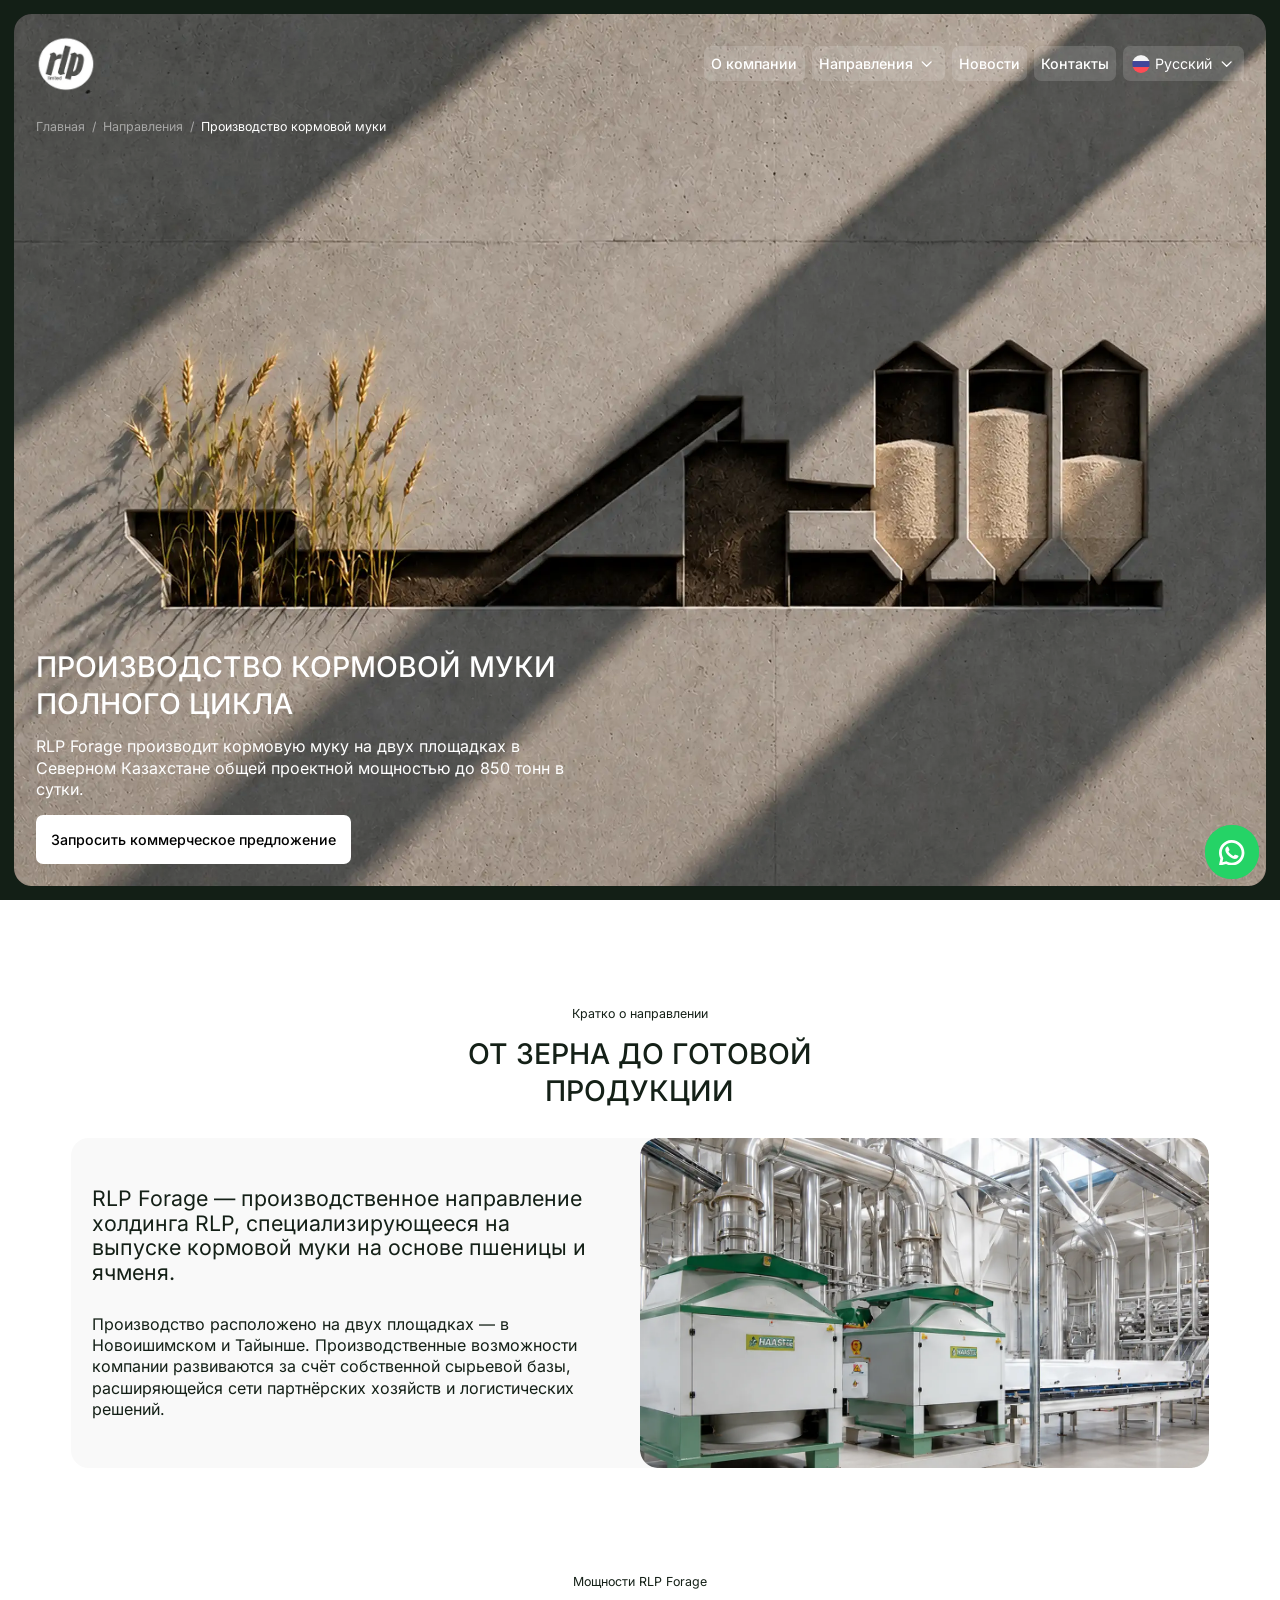
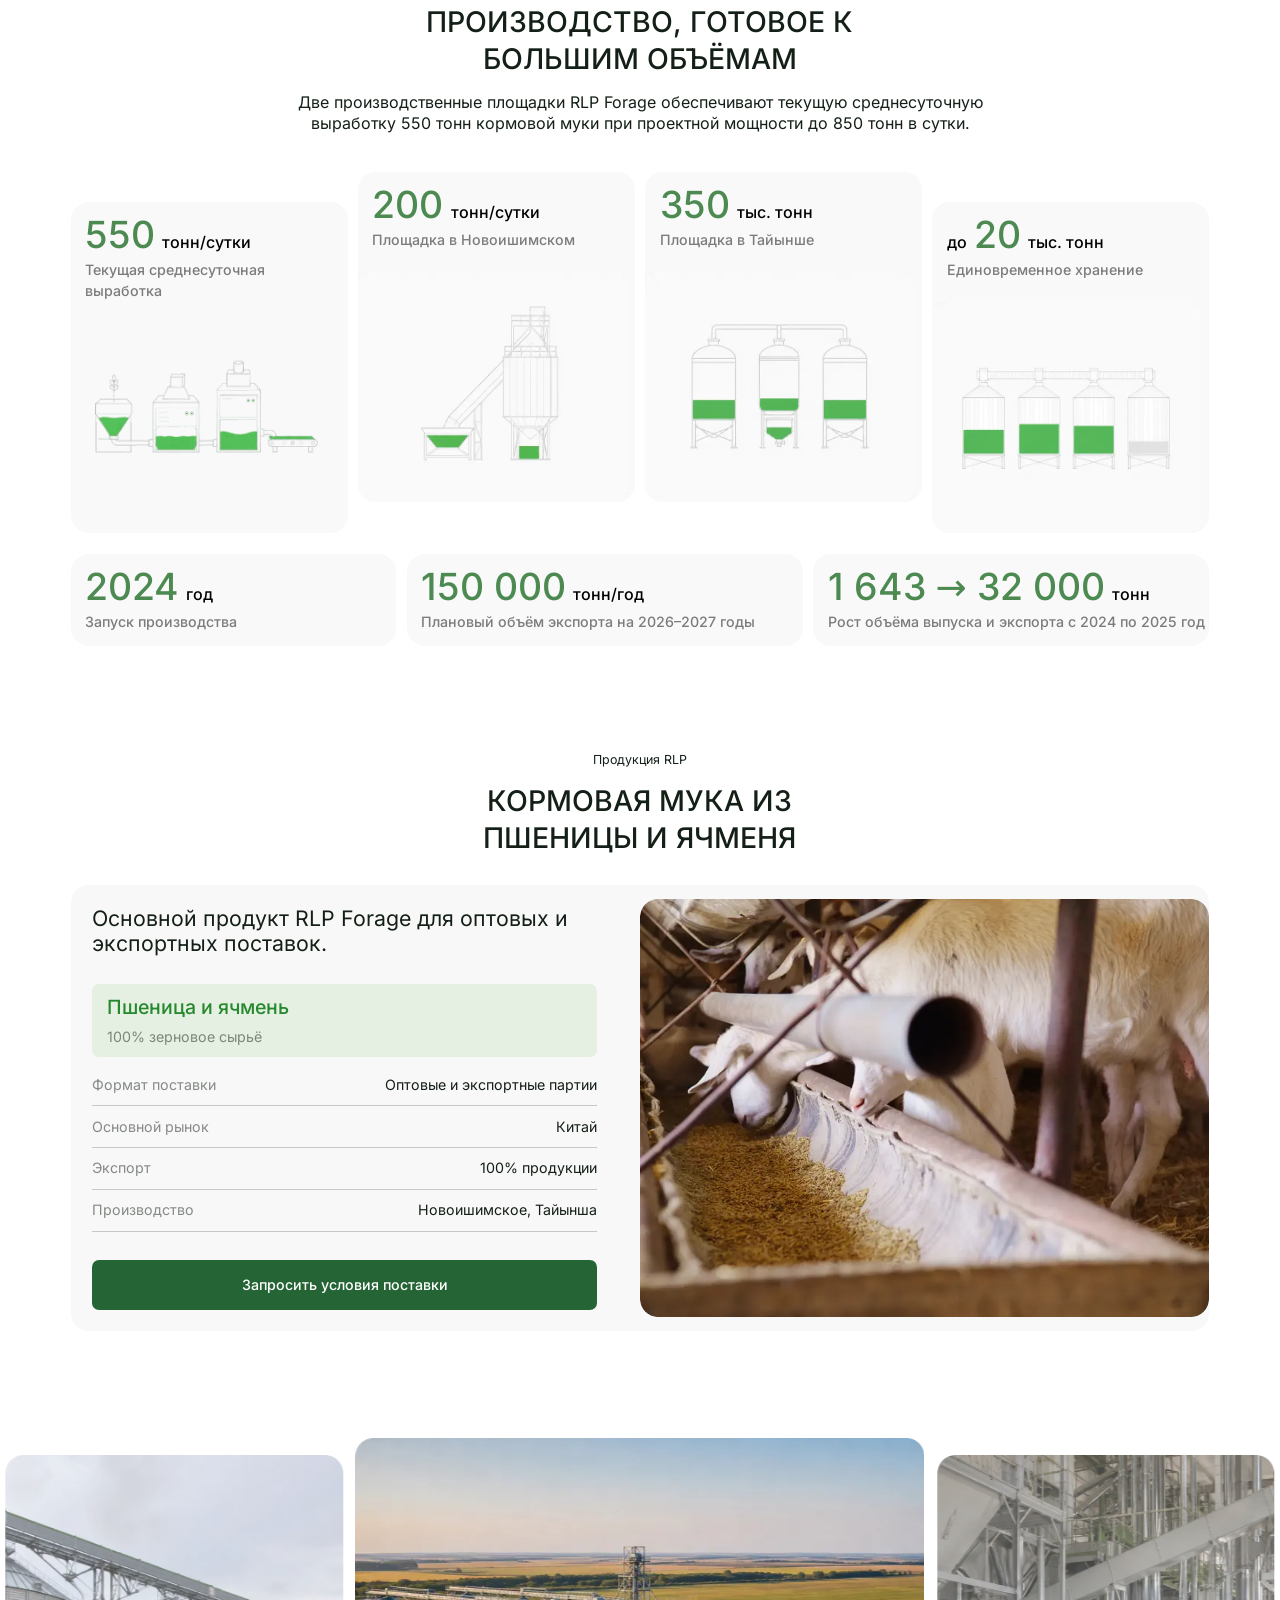
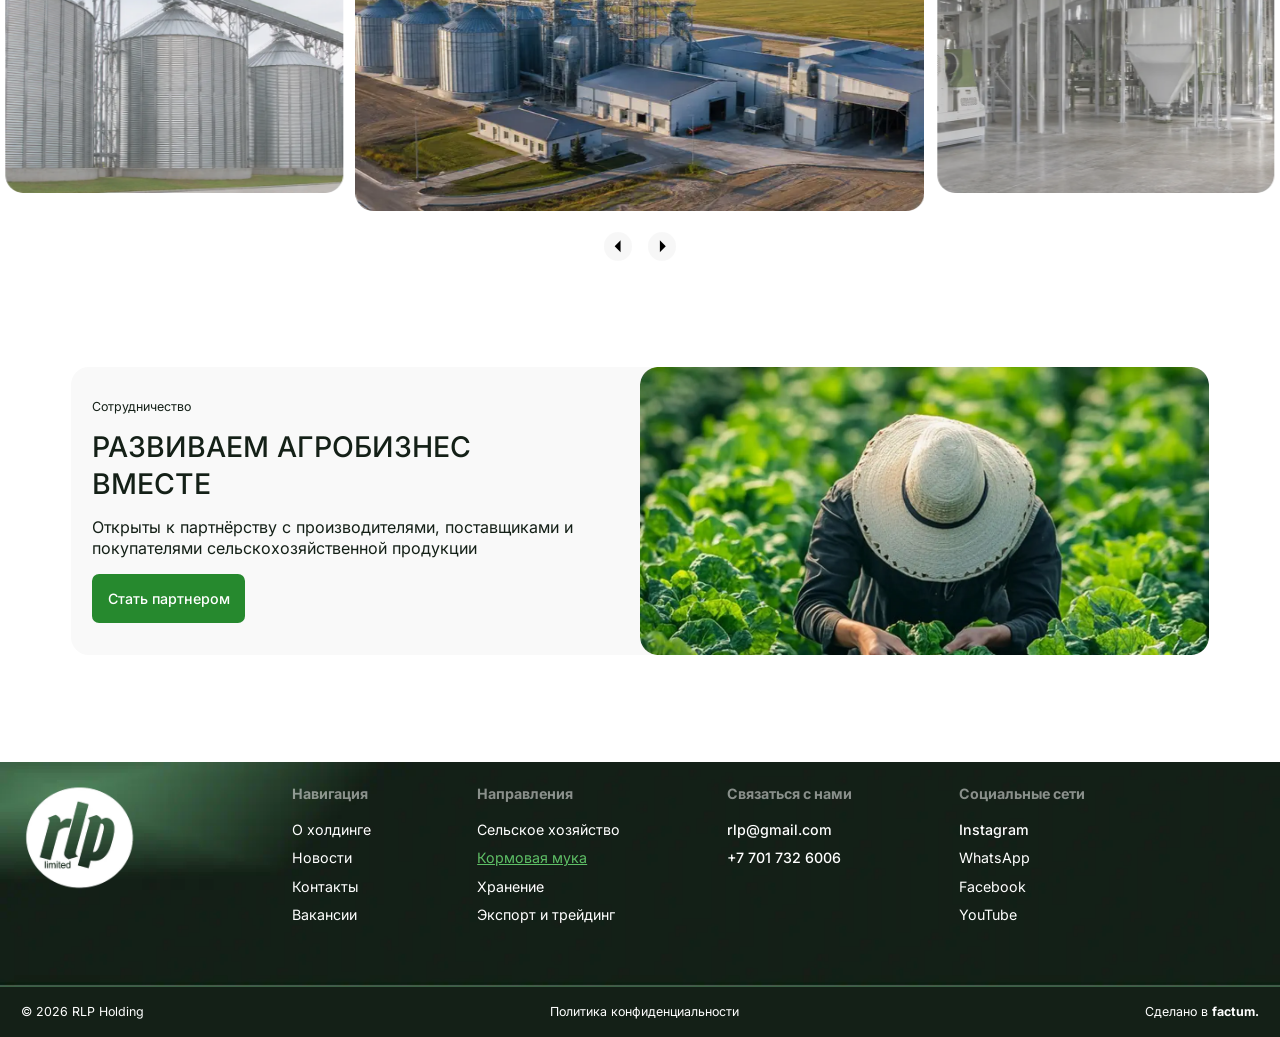
<file: directions/feed-flour.html>
<!DOCTYPE html>

<html lang="ru" class="has-hero-intro">
<head>
  <meta charset="UTF-8" />
  <meta name="viewport" content="width=device-width, initial-scale=1.0" />
  <style>html:not(.is-ready) body{visibility:hidden}</style>
  <noscript><style>html:not(.is-ready) body{visibility:visible}</style></noscript>
  <script>
    (function () {
      var done = false;
      function go() {
        if (done) return;
        done = true;
        requestAnimationFrame(function () {
          requestAnimationFrame(function () {
            document.documentElement.classList.add("is-ready");
          });
        });
      }
      if (document.readyState === "complete") go();
      else window.addEventListener("load", go);
      setTimeout(go, 4000);
    })();
  </script>

  <title>Производство кормовой муки — RLP</title>
  <meta name="description" content="" />
  <link rel="icon" href="../assets/favicon/favicon.svg?v=2" type="image/svg+xml" />
  <link rel="icon" href="../assets/favicon/favicon.png?v=2" type="image/png" sizes="96x96" />


  <link rel="preload" as="font" type="font/woff2" href="../assets/fonts/inter-400-cyrillic.woff2" crossorigin />
  <link rel="preload" as="font" type="font/woff2" href="../assets/fonts/inter-500-cyrillic.woff2" crossorigin />
  <link rel="preload" as="font" type="font/woff2" href="../assets/fonts/inter-700-cyrillic.woff2" crossorigin />

  <link rel="stylesheet" href="../src/styles/main.css?v=171" />
  <link rel="stylesheet" href="../assets/vendor/swiper/swiper-bundle.min.css" />

  <noscript>
    <style>
      .has-hero-intro .header { opacity: 1; pointer-events: auto; }
      .hero-dir.is-intro { padding: calc(16 * var(--wm)); }
      .hero-dir.is-intro .hero-dir__panel { border-radius: calc(20 * var(--wm)); }
      .hero-dir.is-intro .hero-dir__crumbs,
      .hero-dir.is-intro .hero-dir__content { opacity: 1; pointer-events: auto; }
    </style>
  </noscript>
</head>
<body class="page-direction">
  <header class="header" data-header>
    <div class="header__bar">

      <a class="header__logo" href="../index.html" aria-label="RLP — на главную">
        <img class="header__logo-light" src="../assets/logo/rlpLogoHeader2.webp" alt="RLP" width="67" height="63" />
        <img class="header__logo-dark" src="../assets/logo/newLogoHeaderBack.webp" alt="" aria-hidden="true" width="67" height="63" />
      </a>

      <div class="header__right" data-nav>

        <nav class="nav" aria-label="Основная навигация">
          <a class="nav__link" href="../about.html">О компании</a>

          <div class="nav__item" data-nav-drop>
            <a class="nav__link" href="../directions.html" aria-haspopup="true" aria-expanded="false">
              Направления
              <svg class="nav__chevron" viewBox="0 0 24 24" fill="none" aria-hidden="true">
                <path d="M7 10L12 15L17 10" stroke="currentColor" stroke-width="1.5"
                      stroke-linecap="round" stroke-linejoin="round" />
              </svg>
            </a>

            <div class="nav__drop">
              <div class="nav__drop-inner">
                <a href="../directions/agriculture.html">Сельское хозяйство</a>
                <a href="../directions/feed-flour.html">Кормовая мука</a>
                <a href="../directions/storage.html">Хранение</a>
                <a href="../directions/export.html">Экспорт и трейдинг</a>
              </div>
            </div>
          </div>

          <a class="nav__link" href="../news.html">Новости</a>
          <a class="nav__link" href="../contacts.html">Контакты</a>
        </nav>

        <div class="nav__item" data-nav-drop>
          <button class="header__lang" type="button" aria-haspopup="true" aria-expanded="false" aria-label="Выбрать язык">
            <span class="header__lang-flag" aria-hidden="true">
              <svg viewBox="0 0 20 20" fill="none">
                <mask id="flag-ru" maskUnits="userSpaceOnUse" x="0" y="0" width="20" height="20">
                  <circle cx="10" cy="10" r="10" fill="#fff" />
                </mask>
                <g mask="url(#flag-ru)">
                  <rect y="0" width="20" height="6.73" fill="#f5f5f5" />
                  <rect y="6.73" width="20" height="6.73" fill="#41479b" />
                  <rect y="13.46" width="20" height="6.73" fill="#ff4b55" />
                </g>
              </svg>
            </span>
            <span>Русский</span>
            <svg class="nav__chevron" viewBox="0 0 24 24" fill="none" aria-hidden="true">
              <path d="M7 10L12 15L17 10" stroke="currentColor" stroke-width="1.5"
                    stroke-linecap="round" stroke-linejoin="round" />
            </svg>
          </button>

          <div class="nav__drop nav__drop--right">
            <div class="nav__drop-inner">
              <a class="is-current" href="#"><svg class="header__lang-flag-img" viewBox="0 0 20 20" aria-hidden="true">
                <clipPath id="lang-flag-ru"><circle cx="10" cy="10" r="10" /></clipPath>
                <g clip-path="url(#lang-flag-ru)">
                  <rect width="20" height="6.67" fill="#f5f5f5" />
                  <rect y="6.67" width="20" height="6.66" fill="#41479b" />
                  <rect y="13.33" width="20" height="6.67" fill="#ff4b55" />
                </g>
              </svg>Русский</a>
              <a href="#"><svg class="header__lang-flag-img" viewBox="0 0 20 20" aria-hidden="true">
                <clipPath id="lang-flag-kz"><circle cx="10" cy="10" r="10" /></clipPath>
                <g clip-path="url(#lang-flag-kz)">
                  <rect width="20" height="20" fill="#00afca" />
                  <circle cx="10" cy="9" r="3" fill="#ffd400" />
                  <line x1="13.90" y1="9.00" x2="15.40" y2="9.00" stroke="#ffd400" stroke-width="0.9" stroke-linecap="round" />
                  <line x1="12.76" y1="11.76" x2="13.82" y2="12.82" stroke="#ffd400" stroke-width="0.9" stroke-linecap="round" />
                  <line x1="10.00" y1="12.90" x2="10.00" y2="14.40" stroke="#ffd400" stroke-width="0.9" stroke-linecap="round" />
                  <line x1="7.24" y1="11.76" x2="6.18" y2="12.82" stroke="#ffd400" stroke-width="0.9" stroke-linecap="round" />
                  <line x1="6.10" y1="9.00" x2="4.60" y2="9.00" stroke="#ffd400" stroke-width="0.9" stroke-linecap="round" />
                  <line x1="7.24" y1="6.24" x2="6.18" y2="5.18" stroke="#ffd400" stroke-width="0.9" stroke-linecap="round" />
                  <line x1="10.00" y1="5.10" x2="10.00" y2="3.60" stroke="#ffd400" stroke-width="0.9" stroke-linecap="round" />
                  <line x1="12.76" y1="6.24" x2="13.82" y2="5.18" stroke="#ffd400" stroke-width="0.9" stroke-linecap="round" />
                </g>
              </svg>Қазақша</a>
              <a href="#"><svg class="header__lang-flag-img" viewBox="0 0 20 20" aria-hidden="true">
                <clipPath id="lang-flag-cn"><circle cx="10" cy="10" r="10" /></clipPath>
                <g clip-path="url(#lang-flag-cn)">
                  <rect width="20" height="20" fill="#ee1c25" />
                  <polygon points="6.20,3.80 7.04,6.04 9.43,6.15 7.56,7.64 8.20,9.95 6.20,8.63 4.20,9.95 4.84,7.64 2.97,6.15 5.36,6.04" fill="#ffde02" />
                  <polygon points="11.60,3.10 11.87,3.83 12.65,3.86 12.04,4.34 12.25,5.09 11.60,4.66 10.95,5.09 11.16,4.34 10.55,3.86 11.33,3.83" fill="#ffde02" />
                  <polygon points="13.60,5.50 13.87,6.23 14.65,6.26 14.04,6.74 14.25,7.49 13.60,7.06 12.95,7.49 13.16,6.74 12.55,6.26 13.33,6.23" fill="#ffde02" />
                  <polygon points="13.40,8.50 13.67,9.23 14.45,9.26 13.84,9.74 14.05,10.49 13.40,10.06 12.75,10.49 12.96,9.74 12.35,9.26 13.13,9.23" fill="#ffde02" />
                  <polygon points="11.20,10.30 11.47,11.03 12.25,11.06 11.64,11.54 11.85,12.29 11.20,11.86 10.55,12.29 10.76,11.54 10.15,11.06 10.93,11.03" fill="#ffde02" />
                </g>
              </svg>中文</a>
            </div>
          </div>
        </div>

      </div>

      <button class="header__burger" type="button" aria-label="Открыть меню" aria-expanded="false" data-menu-toggle>
        <span aria-hidden="true"></span>
        <span aria-hidden="true"></span>
        <span aria-hidden="true"></span>
      </button>

    </div>
  </header>


  <main class="page">


    <section class="hero-dir is-intro" data-hero>
      <div class="hero-dir__panel">
        <img class="hero-dir__img" fetchpriority="high" decoding="async" src="../assets/images/proizvodstvoKormovoiMukiHero.webp" alt="" width="1408" height="776" />

        <nav class="hero-dir__crumbs card-meta" aria-label="Хлебные крошки">
          <a href="../index.html">Главная</a>
          <span aria-hidden="true">/</span>
          <a href="../directions.html">Направления</a>
          <span aria-hidden="true">/</span>
          <span class="is-current">Производство кормовой муки</span>
        </nav>

        <div class="hero-dir__content">
          <h1 class="section-heading">Производство кормовой муки полного цикла</h1>
          <p class="section-description">RLP Forage производит кормовую муку на двух площадках в Северном Казахстане общей проектной мощностью до 850 тонн в сутки.</p>
          <a class="btn" href="#lead-modal" data-modal-open="lead-modal">Запросить коммерческое предложение</a>
        </div>
      </div>
    </section>


    <section class="shell feed">

      <div class="section-head section-head--narrow">
        <p class="section-label">Кратко о направлении</p>
        <h2 class="section-heading">От зерна до готовой продукции</h2>
      </div>

      <div class="feed__main">
        <div class="feed__text">
          <h3 class="card-heading-l">RLP Forage — производственное направление холдинга RLP, специализирующееся на выпуске кормовой муки на основе пшеницы и ячменя.</h3>
          <p class="section-description">Производство расположено на двух площадках — в Новоишимском и Тайынше. Производственные возможности компании развиваются за счёт собственной сырьевой базы, расширяющейся сети партнёрских хозяйств и логистических решений.</p>
        </div>

        <img class="feed__photo feed__photo--tall" src="../assets/images/kratkoProizvodstvoKormovoi.webp" alt="" width="640" height="371" loading="lazy" />
      </div>
    </section>


    <section class="shell about">

      <div class="section-head">
        <p class="section-label">Мощности RLP Forage</p>
        <h2 class="section-heading">Производство, готовое к большим объёмам</h2>
        <p class="section-description">Две производственные площадки RLP Forage обеспечивают текущую среднесуточную выработку 550 тонн кормовой муки при проектной мощности до 850 тонн в сутки.</p>
      </div>

      <div class="about__stack">

        <div class="about__cards">
          <article class="stat-card">
            <div class="stat-card__area">
              <p class="stat-card__value">
                <span class="stats-value">550</span>
                <span class="stats-unit">тонн/сутки</span>
              </p>
              <p class="stats-description">Текущая среднесуточная выработка</p>
            </div>
            <img class="stat-card__img" src="../assets/images/moshnosti1ProizvodstvoKormovoi.webp" alt="" width="302" height="260" loading="lazy" />
          </article>

          <article class="stat-card">
            <div class="stat-card__area">
              <p class="stat-card__value">
                <span class="stats-value">200</span>
                <span class="stats-unit">тонн/сутки</span>
              </p>
              <p class="stats-description">Площадка в Новоишимском</p>
            </div>
            <img class="stat-card__img" src="../assets/images/moshnosti2ProizvodstvoKormovoi.webp" alt="" width="302" height="260" loading="lazy" />
          </article>

          <article class="stat-card">
            <div class="stat-card__area">
              <p class="stat-card__value">
                <span class="stats-value">350</span>
                <span class="stats-unit">тыс. тонн</span>
              </p>
              <p class="stats-description">Площадка в Тайынше</p>
            </div>
            <img class="stat-card__img" src="../assets/images/moshnosti3ProizvodstvoKormovoi.webp" alt="" width="302" height="260" loading="lazy" />
          </article>

          <article class="stat-card">
            <div class="stat-card__area">
              <p class="stat-card__value">
                <span class="stats-prefix stats-unit">до</span>
                <span class="stats-value">20</span>
                <span class="stats-unit">тыс. тонн</span>
              </p>
              <p class="stats-description">Единовременное хранение</p>
            </div>
            <img class="stat-card__img" src="../assets/images/moshnosti4ProizvodstvoKormovoi.webp" alt="" width="302" height="260" loading="lazy" />
          </article>
        </div>

        <div class="about__cards about__cards--wide">
          <article class="stat-card">
            <div class="stat-card__area">
              <p class="stat-card__value">
                <span class="stats-value">2024</span>
                <span class="stats-unit">год</span>
              </p>
              <p class="stats-description">Запуск производства</p>
            </div>
          </article>

          <article class="stat-card">
            <div class="stat-card__area">
              <p class="stat-card__value">
                <span class="stats-value">150 000</span>
                <span class="stats-unit">тонн/год</span>
              </p>
              <p class="stats-description">Плановый объём экспорта на 2026–2027 годы</p>
            </div>
          </article>

          <article class="stat-card">
            <div class="stat-card__area">
              <p class="stat-card__value">
                <span class="stats-value">1 643 → 32 000</span>
                <span class="stats-unit">тонн</span>
              </p>
              <p class="stats-description">Рост объёма выпуска и экспорта с 2024 по 2025 год</p>
            </div>
          </article>
        </div>

      </div>
    </section>


    <section class="shell feed">

      <div class="section-head section-head--narrow">
        <p class="section-label">Продукция RLP</p>
        <h2 class="section-heading">Кормовая мука из<br />пшеницы и ячменя</h2>
      </div>

      <div class="feed__main feed__main--soft">
        <div class="feed__text">
          <h3 class="card-heading-l">Основной продукт RLP Forage для оптовых и экспортных поставок.</h3>

          <div class="feed__mix">
            <div class="raw-card">
              <p class="card-heading-m">Пшеница и ячмень</p>
              <p class="card-description">100% зерновое сырьё</p>
            </div>

            <ul class="specs-list">
              <li><span class="card-description">Формат поставки</span><span class="card-description">Оптовые и экспортные партии</span></li>
              <li><span class="card-description">Основной рынок</span><span class="card-description">Китай</span></li>
              <li><span class="card-description">Экспорт</span><span class="card-description">100% продукции</span></li>
              <li><span class="card-description">Производство</span><span class="card-description">Новоишимское, Тайынша</span></li>
            </ul>
          </div>

          <a class="btn btn--green btn--block" href="#lead-modal" data-modal-open="lead-modal">Запросить условия поставки</a>
        </div>

        <video class="feed__photo feed__photo--product" autoplay muted loop playsinline preload="metadata"
               poster="../assets/images/produkciyaProizvodstvoKormovoi.webp" width="640" height="470" aria-label="Кормовая мука RLP">
          <source src="../assets/video/goat.mp4" type="video/mp4" />
        </video>
      </div>
    </section>


    <section class="shell gallery">
      <div class="gallery__row swiper" data-gallery>
        <div class="swiper-wrapper">
          <div class="swiper-slide"><img src="../assets/images/prod2.webp" alt="" width="380" height="380" /></div>
          <div class="swiper-slide"><img src="../assets/images/prod3.webp" alt="" width="380" height="380" /></div>
          <div class="swiper-slide"><img src="../assets/images/prod4.webp" alt="" width="380" height="380" /></div>
          <div class="swiper-slide"><img src="../assets/images/prod5.webp" alt="" width="380" height="380" /></div>
          <div class="swiper-slide"><img src="../assets/images/mashtab.webp" alt="" width="380" height="380" /></div>
        </div>
      </div>

      <div class="gallery__nav">
        <button class="gallery__arrow" type="button" data-gallery-prev aria-label="Назад">
          <svg viewBox="0 0 32 32" fill="none" aria-hidden="true">
            <path d="M18.6667 22.6668L12 16.0002L18.6667 9.3335V22.6668Z" fill="currentColor" />
          </svg>
        </button>
        <button class="gallery__arrow" type="button" data-gallery-next aria-label="Вперёд">
          <svg viewBox="0 0 32 32" fill="none" aria-hidden="true">
            <path d="M13.3333 22.6668L20 16.0002L13.3333 9.3335V22.6668Z" fill="currentColor" />
          </svg>
        </button>
      </div>
    </section>


    <section class="shell" id="partner">
      <div class="partner">
        <div class="partner__text">
          <p class="section-label">Сотрудничество</p>
          <h2 class="section-heading">Развиваем агробизнес вместе</h2>
          <p class="section-description">Открыты к партнёрству с производителями, поставщиками и покупателями сельскохозяйственной продукции</p>
          <a class="btn btn--green" href="#lead-modal" data-modal-open="lead-modal">Стать партнером</a>
        </div>
        <img class="partner__photo" src="../assets/images/sotrudnichestvo.webp" alt="" width="640" height="324" loading="lazy" />
      </div>
    </section>

  </main>
  <footer class="footer">

    <div class="footer__main">

      <a class="footer__logo" href="../index.html" aria-label="RLP Holding — на главную">
        <img src="../assets/logo/logoFooter.webp" alt="RLP Holding" width="129" height="120" loading="lazy" />
      </a>

      <div class="footer__cols">

        <div class="footer__col">
          <p class="footer__col-title">Навигация</p>
          <nav class="footer__list" aria-label="Навигация в футере">
            <a class="footer__link" href="../about.html">О холдинге</a>
            <a class="footer__link" href="../news.html">Новости</a>
            <a class="footer__link" href="../contacts.html">Контакты</a>
            <a class="footer__link" href="../vacancies.html">Вакансии</a>
          </nav>
        </div>

        <div class="footer__col">
          <p class="footer__col-title">Направления</p>
          <nav class="footer__list" aria-label="Направления">
            <a class="footer__link" href="../directions/agriculture.html">Сельское хозяйство</a>
            <a class="footer__link" href="../directions/feed-flour.html">Кормовая мука</a>
            <a class="footer__link" href="../directions/storage.html">Хранение</a>
            <a class="footer__link" href="../directions/export.html">Экспорт и трейдинг</a>
          </nav>
        </div>

        <div class="footer__col">
          <p class="footer__col-title">Связаться с нами</p>
          <div class="footer__list">
            <a class="footer__link footer__link--medium" href="mailto:rlp@gmail.com">rlp@gmail.com</a>
            <a class="footer__link footer__link--medium" href="tel:+77017326006">+7 701 732 6006</a>
          </div>
        </div>

        <div class="footer__col">
          <p class="footer__col-title">Социальные сети</p>
          <div class="footer__list">
            <a class="footer__link footer__link--medium" href="#" target="_blank" rel="noopener">Instagram</a>
            <a class="footer__link" href="#" target="_blank" rel="noopener">WhatsApp</a>
            <a class="footer__link" href="#" target="_blank" rel="noopener">Facebook</a>
            <a class="footer__link" href="#" target="_blank" rel="noopener">YouTube</a>
          </div>
        </div>

      </div>
    </div>

    <div class="footer__bottom">
      <p>© 2026 RLP Holding</p>
      <a href="../policy.html">Политика конфиденциальности</a>
      <p>Сделано в <a href="https://factum.agency/" target="_blank" rel="noopener"><b>factum.</b></a></p>
    </div>

  </footer>

  
  <dialog class="modal" id="lead-modal" aria-labelledby="lead-modal-title">
    <form class="lead" action="#" method="post">
      <button class="lead__close" type="button" data-modal-close aria-label="Закрыть">
        <svg viewBox="0 0 24 24" fill="none" aria-hidden="true">
          <path d="M7 7L17 17M17 7L7 17" stroke="currentColor" stroke-width="1.5" stroke-linecap="round" />
        </svg>
      </button>
      <h2 class="section-heading lead__title" id="lead-modal-title">Оставить заявку</h2>
      <p class="card-description">Расскажите, чем мы можем быть вам полезны. Свяжемся с вами и ответим на вопросы</p>
      <label class="lead__field">
        <span class="section-label">Имя</span>
        <input type="text" name="name" required />
      </label>
      <label class="lead__field">
        <span class="section-label">Телефон</span>
        <input type="tel" name="phone" required />
      </label>
      <label class="lead__field">
        <span class="section-label">Эл.почта</span>
        <input type="email" name="email" />
      </label>
      <button class="btn btn--green btn--block" type="submit">Отправить</button>
    </form>
  </dialog>

  <div class="fab-stack">
    <a class="fab fab--phone" href="tel:+77017326006" aria-label="Позвонить">
      <span class="fab__icon">
        <svg width="19" height="18" viewBox="0 0 19 18" fill="none" xmlns="http://www.w3.org/2000/svg" aria-hidden="true">
          <path d="M17.9288 12.176L14.4006 10.5051C13.5138 10.0844 12.4371 10.3609 11.8986 11.1542L11.2906 12.0377C10.3277 11.7012 7.91442 10.5893 6.32451 7.45787L7.52806 6.45419C8.20581 5.8832 8.38312 4.92155 7.93974 4.17025L6.0458 0.942745C5.77978 0.497975 5.33005 0.173402 4.81064 0.0531641C4.28492 -0.0669958 3.7275 0.0171071 3.27778 0.299614L0.877163 1.79019C0.26269 2.17484 -0.0793291 2.86606 0.0157216 3.5572C0.389408 6.41212 2.60635 15.9024 15.2051 17.9699C15.3127 17.988 15.4204 18 15.5281 18C16.1868 18 16.8013 17.6754 17.1687 17.1285L18.7015 14.8145C18.9929 14.3698 19.0752 13.8349 18.9296 13.33C18.7839 12.8311 18.4165 12.4104 17.9288 12.176Z"></path>
        </svg>
      </span>
    </a>
    <a class="fab fab--whatsapp" href="https://wa.me/77017326006?text=%D0%97%D0%B4%D1%80%D0%B0%D0%B2%D1%81%D1%82%D0%B2%D1%83%D0%B9%D1%82%D0%B5!%20%D0%9F%D0%B8%D1%88%D1%83%20%D1%81%20%D1%81%D0%B0%D0%B9%D1%82%D0%B0%20RLP" target="_blank" rel="nofollow noopener" aria-label="Написать в WhatsApp">
      <span class="fab__icon">
        <svg width="13" height="13" viewBox="0 0 13 13" fill="none" xmlns="http://www.w3.org/2000/svg" aria-hidden="true">
          <path d="M5.89639 0.507229C2.59515 0.664415 -0.00998593 3.41371 2.87769e-05 6.71868C0.00307803 7.72529 0.246092 8.6754 0.674781 9.5149L0.0165904 12.7098C-0.0190141 12.8827 0.136857 13.034 0.308541 12.9933L3.4392 12.2516C4.24351 12.6523 5.14693 12.8837 6.10305 12.8983C9.47723 12.9498 12.2907 10.2706 12.3959 6.89769C12.5086 3.28214 9.52458 0.334438 5.89639 0.507229ZM9.63193 10.132C8.71509 11.0488 7.49608 11.5537 6.19949 11.5537C5.44029 11.5537 4.71343 11.3834 4.03903 11.0475L3.60305 10.8303L1.68364 11.285L2.08766 9.32373L1.87287 8.90311C1.52277 8.21748 1.34526 7.47606 1.34526 6.69949C1.34526 5.40287 1.85018 4.18388 2.76702 3.26701C3.67566 2.35836 4.91456 1.84522 6.19958 1.84522C7.49617 1.84525 8.71513 2.35017 9.63196 3.26698C10.5488 4.18382 11.0537 5.40281 11.0538 6.6994C11.0537 7.98445 10.5406 9.22334 9.63193 10.132Z"></path>
          <path d="M9.20802 8.04417L8.00718 7.69937C7.84931 7.65405 7.6793 7.69883 7.56426 7.81604L7.27061 8.11523C7.14678 8.24138 6.9589 8.28192 6.79501 8.21562C6.22696 7.98573 5.03201 6.92327 4.72684 6.39183C4.6388 6.23853 4.65336 6.04688 4.76146 5.907L5.01784 5.57532C5.11828 5.44537 5.13948 5.27085 5.07305 5.12063L4.56783 3.97796C4.44682 3.70428 4.09708 3.62461 3.8686 3.81785C3.53345 4.10131 3.13579 4.53206 3.08745 5.00927C3.00222 5.85062 3.36305 6.91122 4.72753 8.18474C6.30388 9.656 7.56621 9.85037 8.3881 9.65128C8.85428 9.53836 9.22682 9.0857 9.46195 8.71507C9.62224 8.46237 9.49567 8.12677 9.20802 8.04417Z"></path>
        </svg>
      </span>
    </a>
  </div>
  <script src="../assets/vendor/lenis.min.js"></script>
  <script src="../assets/vendor/swiper/swiper-bundle.min.js"></script>
  <script src="../src/lib/main.js?v=171"></script>
</body>
</html>
</file>
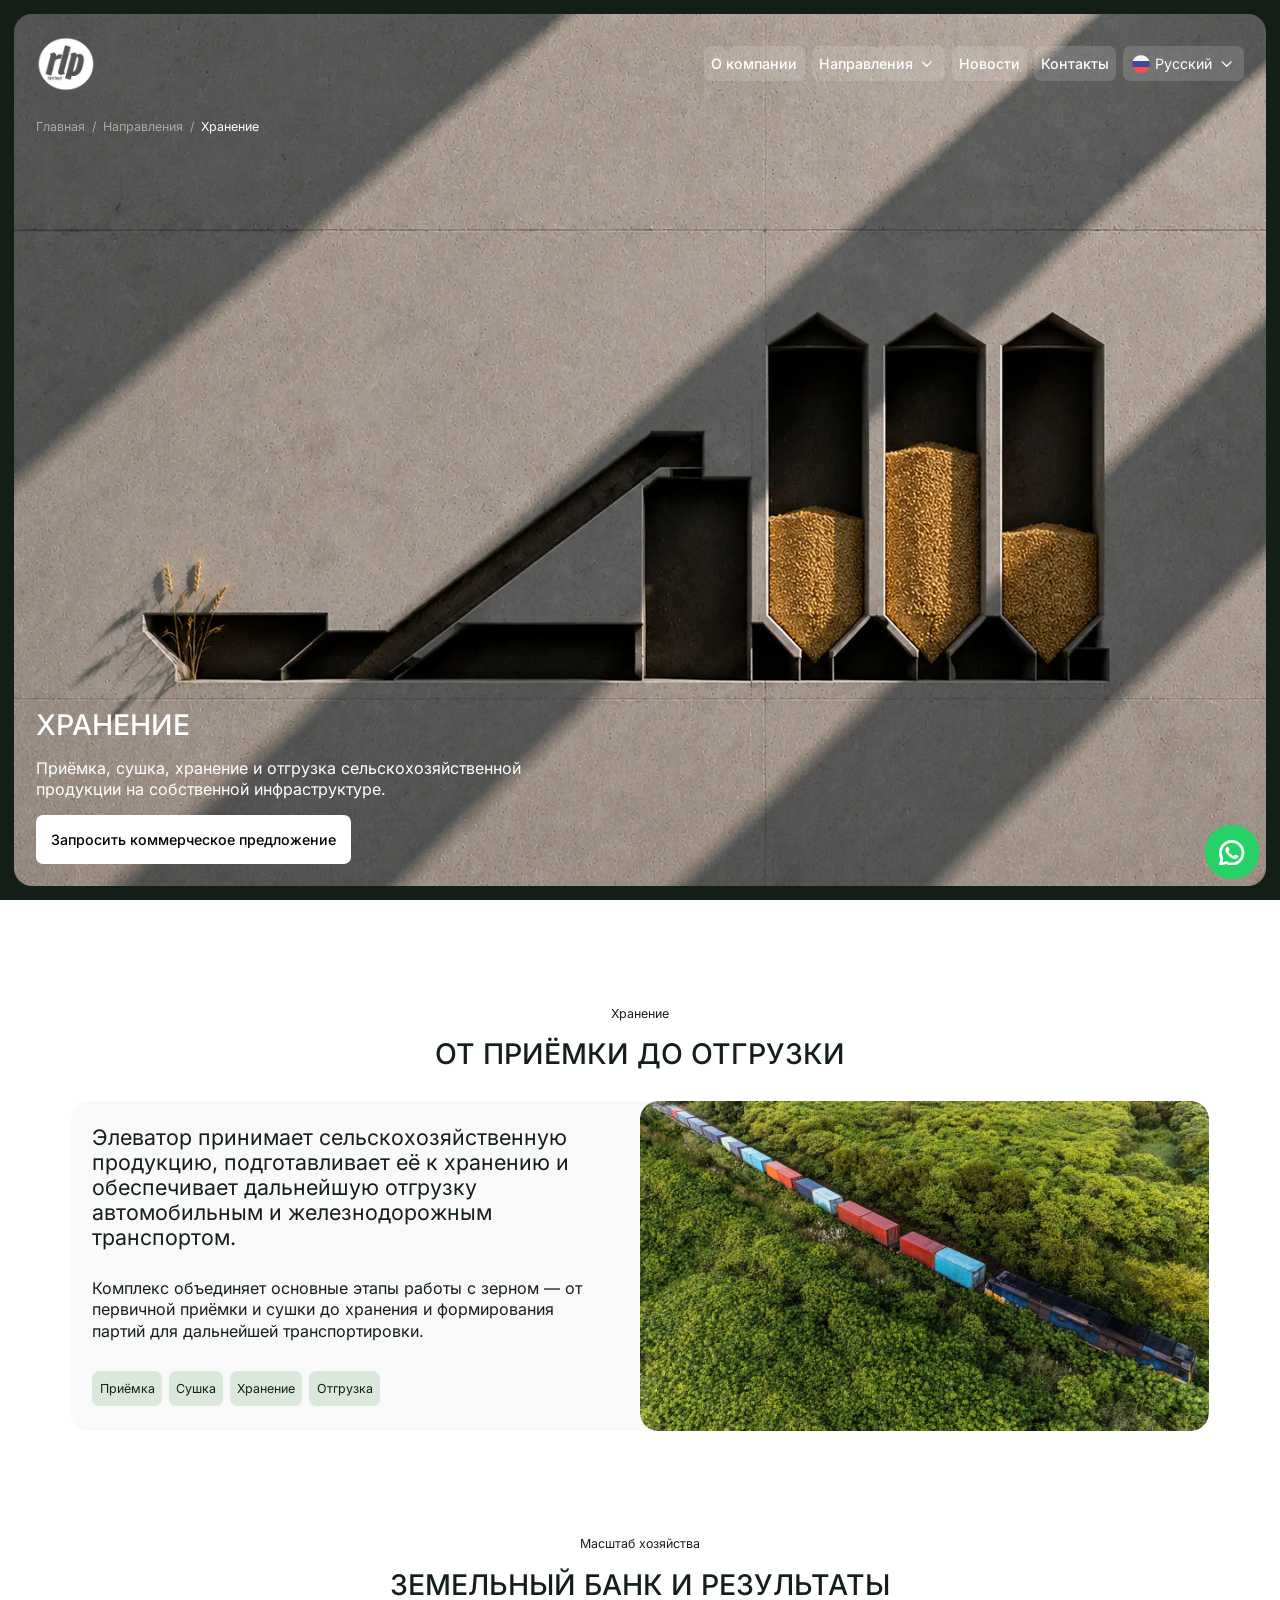
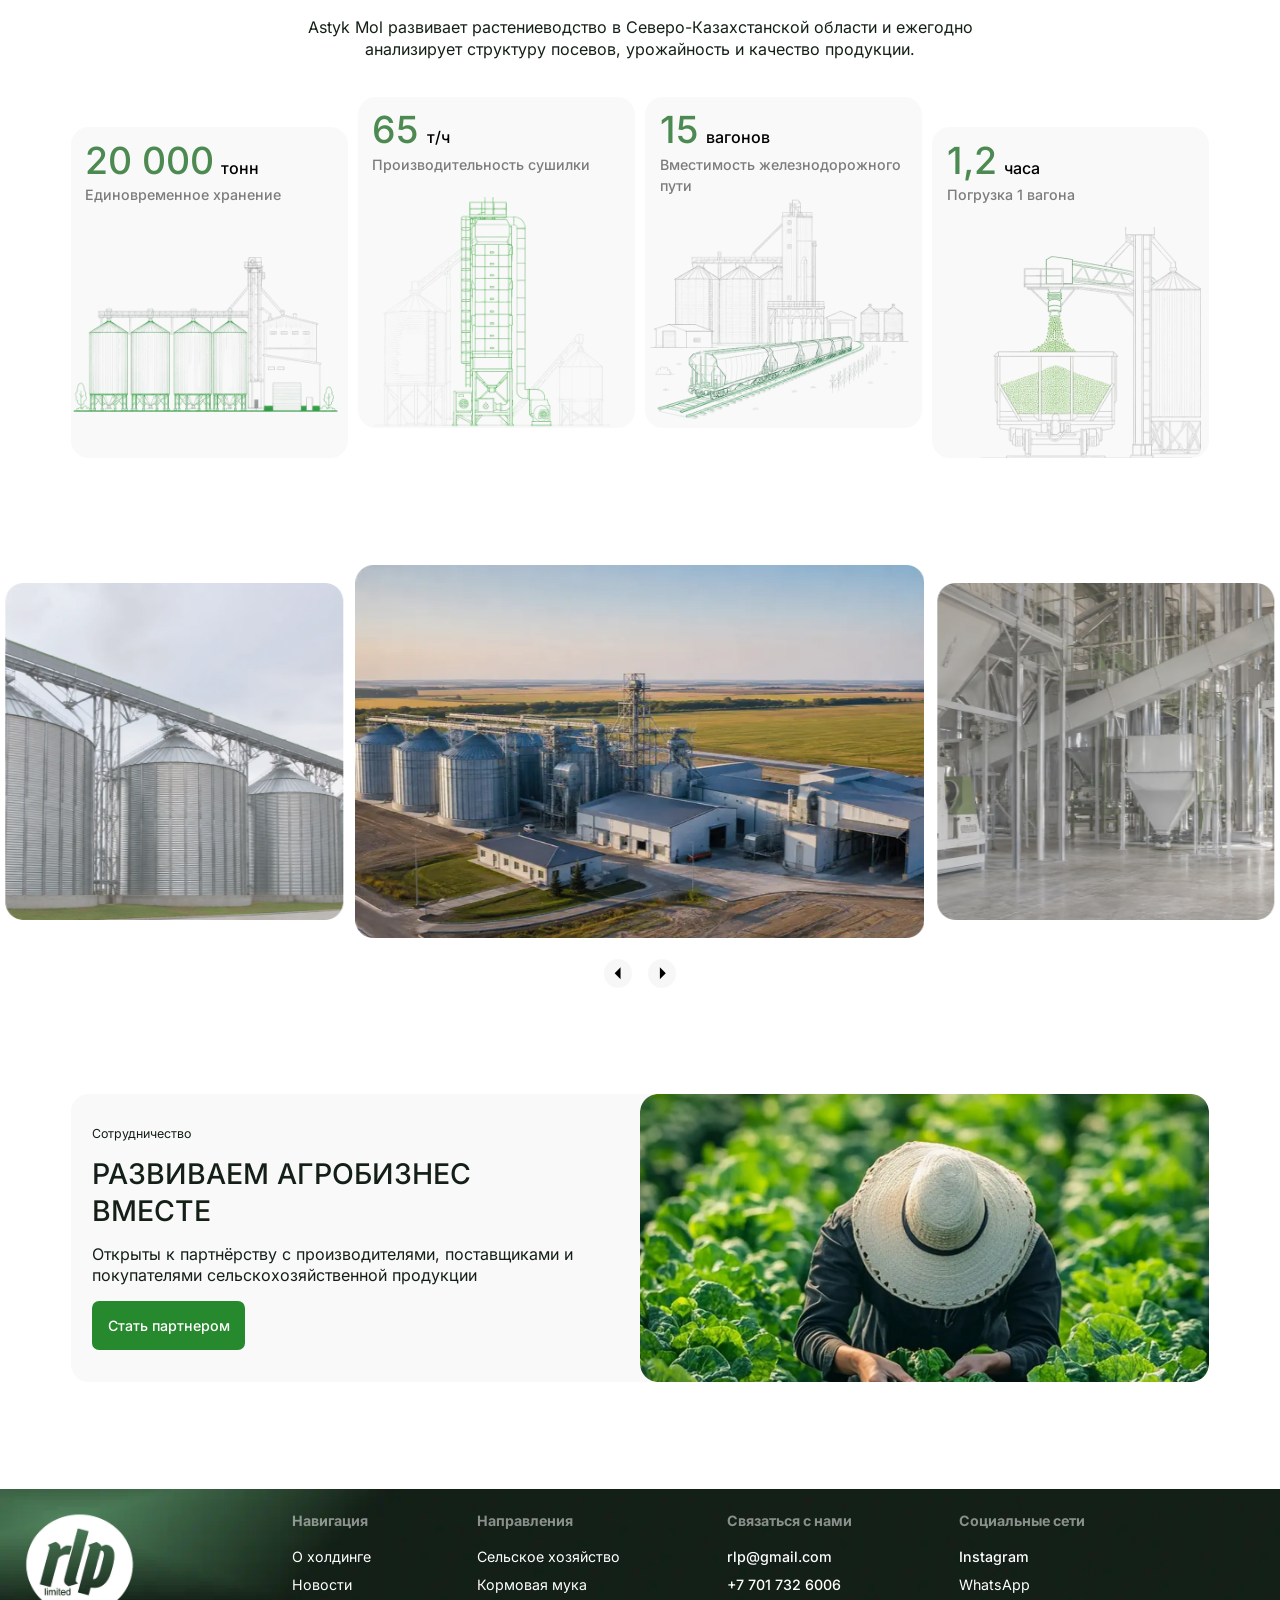
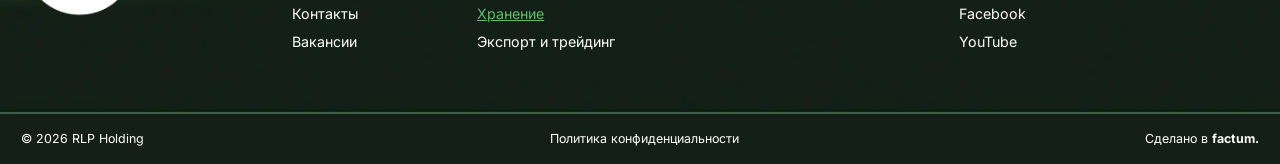
<file: directions/storage.html>
<!DOCTYPE html>

<html lang="ru" class="has-hero-intro">
<head>
  <meta charset="UTF-8" />
  <meta name="viewport" content="width=device-width, initial-scale=1.0" />
  <style>html:not(.is-ready) body{visibility:hidden}</style>
  <noscript><style>html:not(.is-ready) body{visibility:visible}</style></noscript>
  <script>
    (function () {
      var done = false;
      function go() {
        if (done) return;
        done = true;
        requestAnimationFrame(function () {
          requestAnimationFrame(function () {
            document.documentElement.classList.add("is-ready");
          });
        });
      }
      if (document.readyState === "complete") go();
      else window.addEventListener("load", go);
      setTimeout(go, 4000);
    })();
  </script>

  <title>Хранение — RLP</title>
  <meta name="description" content="" />
  <link rel="icon" href="../assets/favicon/favicon.svg?v=2" type="image/svg+xml" />
  <link rel="icon" href="../assets/favicon/favicon.png?v=2" type="image/png" sizes="96x96" />


  <link rel="preload" as="font" type="font/woff2" href="../assets/fonts/inter-400-cyrillic.woff2" crossorigin />
  <link rel="preload" as="font" type="font/woff2" href="../assets/fonts/inter-500-cyrillic.woff2" crossorigin />
  <link rel="preload" as="font" type="font/woff2" href="../assets/fonts/inter-700-cyrillic.woff2" crossorigin />

  <link rel="stylesheet" href="../src/styles/main.css?v=171" />
  <link rel="stylesheet" href="../assets/vendor/swiper/swiper-bundle.min.css" />

  <noscript>
    <style>
      .has-hero-intro .header { opacity: 1; pointer-events: auto; }
      .hero-dir.is-intro { padding: calc(16 * var(--wm)); }
      .hero-dir.is-intro .hero-dir__panel { border-radius: calc(20 * var(--wm)); }
      .hero-dir.is-intro .hero-dir__crumbs,
      .hero-dir.is-intro .hero-dir__content { opacity: 1; pointer-events: auto; }
    </style>
  </noscript>
</head>
<body class="page-direction">
  <header class="header" data-header>
    <div class="header__bar">

      <a class="header__logo" href="../index.html" aria-label="RLP — на главную">
        <img class="header__logo-light" src="../assets/logo/rlpLogoHeader2.webp" alt="RLP" width="67" height="63" />
        <img class="header__logo-dark" src="../assets/logo/newLogoHeaderBack.webp" alt="" aria-hidden="true" width="67" height="63" />
      </a>

      <div class="header__right" data-nav>

        <nav class="nav" aria-label="Основная навигация">
          <a class="nav__link" href="../about.html">О компании</a>

          <div class="nav__item" data-nav-drop>
            <a class="nav__link" href="../directions.html" aria-haspopup="true" aria-expanded="false">
              Направления
              <svg class="nav__chevron" viewBox="0 0 24 24" fill="none" aria-hidden="true">
                <path d="M7 10L12 15L17 10" stroke="currentColor" stroke-width="1.5"
                      stroke-linecap="round" stroke-linejoin="round" />
              </svg>
            </a>

            <div class="nav__drop">
              <div class="nav__drop-inner">
                <a href="../directions/agriculture.html">Сельское хозяйство</a>
                <a href="../directions/feed-flour.html">Кормовая мука</a>
                <a href="../directions/storage.html">Хранение</a>
                <a href="../directions/export.html">Экспорт и трейдинг</a>
              </div>
            </div>
          </div>

          <a class="nav__link" href="../news.html">Новости</a>
          <a class="nav__link" href="../contacts.html">Контакты</a>
        </nav>

        <div class="nav__item" data-nav-drop>
          <button class="header__lang" type="button" aria-haspopup="true" aria-expanded="false" aria-label="Выбрать язык">
            <span class="header__lang-flag" aria-hidden="true">
              <svg viewBox="0 0 20 20" fill="none">
                <mask id="flag-ru" maskUnits="userSpaceOnUse" x="0" y="0" width="20" height="20">
                  <circle cx="10" cy="10" r="10" fill="#fff" />
                </mask>
                <g mask="url(#flag-ru)">
                  <rect y="0" width="20" height="6.73" fill="#f5f5f5" />
                  <rect y="6.73" width="20" height="6.73" fill="#41479b" />
                  <rect y="13.46" width="20" height="6.73" fill="#ff4b55" />
                </g>
              </svg>
            </span>
            <span>Русский</span>
            <svg class="nav__chevron" viewBox="0 0 24 24" fill="none" aria-hidden="true">
              <path d="M7 10L12 15L17 10" stroke="currentColor" stroke-width="1.5"
                    stroke-linecap="round" stroke-linejoin="round" />
            </svg>
          </button>

          <div class="nav__drop nav__drop--right">
            <div class="nav__drop-inner">
              <a class="is-current" href="#"><svg class="header__lang-flag-img" viewBox="0 0 20 20" aria-hidden="true">
                <clipPath id="lang-flag-ru"><circle cx="10" cy="10" r="10" /></clipPath>
                <g clip-path="url(#lang-flag-ru)">
                  <rect width="20" height="6.67" fill="#f5f5f5" />
                  <rect y="6.67" width="20" height="6.66" fill="#41479b" />
                  <rect y="13.33" width="20" height="6.67" fill="#ff4b55" />
                </g>
              </svg>Русский</a>
              <a href="#"><svg class="header__lang-flag-img" viewBox="0 0 20 20" aria-hidden="true">
                <clipPath id="lang-flag-kz"><circle cx="10" cy="10" r="10" /></clipPath>
                <g clip-path="url(#lang-flag-kz)">
                  <rect width="20" height="20" fill="#00afca" />
                  <circle cx="10" cy="9" r="3" fill="#ffd400" />
                  <line x1="13.90" y1="9.00" x2="15.40" y2="9.00" stroke="#ffd400" stroke-width="0.9" stroke-linecap="round" />
                  <line x1="12.76" y1="11.76" x2="13.82" y2="12.82" stroke="#ffd400" stroke-width="0.9" stroke-linecap="round" />
                  <line x1="10.00" y1="12.90" x2="10.00" y2="14.40" stroke="#ffd400" stroke-width="0.9" stroke-linecap="round" />
                  <line x1="7.24" y1="11.76" x2="6.18" y2="12.82" stroke="#ffd400" stroke-width="0.9" stroke-linecap="round" />
                  <line x1="6.10" y1="9.00" x2="4.60" y2="9.00" stroke="#ffd400" stroke-width="0.9" stroke-linecap="round" />
                  <line x1="7.24" y1="6.24" x2="6.18" y2="5.18" stroke="#ffd400" stroke-width="0.9" stroke-linecap="round" />
                  <line x1="10.00" y1="5.10" x2="10.00" y2="3.60" stroke="#ffd400" stroke-width="0.9" stroke-linecap="round" />
                  <line x1="12.76" y1="6.24" x2="13.82" y2="5.18" stroke="#ffd400" stroke-width="0.9" stroke-linecap="round" />
                </g>
              </svg>Қазақша</a>
              <a href="#"><svg class="header__lang-flag-img" viewBox="0 0 20 20" aria-hidden="true">
                <clipPath id="lang-flag-cn"><circle cx="10" cy="10" r="10" /></clipPath>
                <g clip-path="url(#lang-flag-cn)">
                  <rect width="20" height="20" fill="#ee1c25" />
                  <polygon points="6.20,3.80 7.04,6.04 9.43,6.15 7.56,7.64 8.20,9.95 6.20,8.63 4.20,9.95 4.84,7.64 2.97,6.15 5.36,6.04" fill="#ffde02" />
                  <polygon points="11.60,3.10 11.87,3.83 12.65,3.86 12.04,4.34 12.25,5.09 11.60,4.66 10.95,5.09 11.16,4.34 10.55,3.86 11.33,3.83" fill="#ffde02" />
                  <polygon points="13.60,5.50 13.87,6.23 14.65,6.26 14.04,6.74 14.25,7.49 13.60,7.06 12.95,7.49 13.16,6.74 12.55,6.26 13.33,6.23" fill="#ffde02" />
                  <polygon points="13.40,8.50 13.67,9.23 14.45,9.26 13.84,9.74 14.05,10.49 13.40,10.06 12.75,10.49 12.96,9.74 12.35,9.26 13.13,9.23" fill="#ffde02" />
                  <polygon points="11.20,10.30 11.47,11.03 12.25,11.06 11.64,11.54 11.85,12.29 11.20,11.86 10.55,12.29 10.76,11.54 10.15,11.06 10.93,11.03" fill="#ffde02" />
                </g>
              </svg>中文</a>
            </div>
          </div>
        </div>

      </div>

      <button class="header__burger" type="button" aria-label="Открыть меню" aria-expanded="false" data-menu-toggle>
        <span aria-hidden="true"></span>
        <span aria-hidden="true"></span>
        <span aria-hidden="true"></span>
      </button>

    </div>
  </header>


  <main class="page">


    <section class="hero-dir is-intro" data-hero>
      <div class="hero-dir__panel">
        <img class="hero-dir__img" fetchpriority="high" decoding="async" src="../assets/images/hranenieHero.webp" alt="" width="1408" height="776" />

        <nav class="hero-dir__crumbs card-meta" aria-label="Хлебные крошки">
          <a href="../index.html">Главная</a>
          <span aria-hidden="true">/</span>
          <a href="../directions.html">Направления</a>
          <span aria-hidden="true">/</span>
          <span class="is-current">Хранение</span>
        </nav>

        <div class="hero-dir__content">
          <h1 class="section-heading">Хранение</h1>
          <p class="section-description">Приёмка, сушка, хранение и отгрузка сельскохозяйственной продукции на собственной инфраструктуре.</p>
          <a class="btn" href="#lead-modal" data-modal-open="lead-modal">Запросить коммерческое предложение</a>
        </div>
      </div>
    </section>


    <section class="shell feed">

      <div class="section-head section-head--narrow">
        <p class="section-label">Хранение</p>
        <h2 class="section-heading">От приёмки до отгрузки</h2>
      </div>

      <div class="feed__main">
        <div class="feed__text">
          <h3 class="card-heading-l">Элеватор принимает сельскохозяйственную продукцию, подготавливает её к хранению и обеспечивает дальнейшую отгрузку автомобильным и железнодорожным транспортом.</h3>
          <p class="section-description">Комплекс объединяет основные этапы работы с зерном — от первичной приёмки и сушки до хранения и формирования партий для дальнейшей транспортировки.</p>

          <ul class="chips">
            <li class="chip card-meta">Приёмка</li>
            <li class="chip card-meta">Сушка</li>
            <li class="chip card-meta">Хранение</li>
            <li class="chip card-meta">Отгрузка</li>
          </ul>
        </div>

        <img class="feed__photo feed__photo--tall" src="../assets/images/hraneniehranenie.webp" alt="" width="640" height="371" loading="lazy" />
      </div>
    </section>


    <section class="shell about">

      <div class="section-head">
        <p class="section-label">Масштаб хозяйства</p>
        <h2 class="section-heading">Земельный банк и результаты</h2>
        <p class="section-description">Astyk Mol развивает растениеводство в Северо-Казахстанской области и ежегодно анализирует структуру посевов, урожайность и качество продукции.</p>
      </div>

      <div class="about__cards">
        <article class="stat-card">
          <div class="stat-card__area">
            <p class="stat-card__value">
              <span class="stats-value">20 000</span>
              <span class="stats-unit">тонн</span>
            </p>
            <p class="stats-description">Единовременное хранение</p>
          </div>
          <img class="stat-card__img" src="../assets/images/mashtabhranenie1.webp" alt="" width="302" height="260" loading="lazy" />
        </article>

        <article class="stat-card">
          <div class="stat-card__area">
            <p class="stat-card__value">
              <span class="stats-value">65</span>
              <span class="stats-unit">т/ч</span>
            </p>
            <p class="stats-description">Производительность сушилки</p>
          </div>
          <img class="stat-card__img" src="../assets/images/mashtabhranenie2.webp" alt="" width="302" height="260" loading="lazy" />
        </article>

        <article class="stat-card">
          <div class="stat-card__area">
            <p class="stat-card__value">
              <span class="stats-value">15</span>
              <span class="stats-unit">вагонов</span>
            </p>
            <p class="stats-description">Вместимость железнодорожного пути</p>
          </div>
          <img class="stat-card__img" src="../assets/images/mashtabhranenie3.webp" alt="" width="302" height="260" loading="lazy" />
        </article>

        <article class="stat-card">
          <div class="stat-card__area">
            <p class="stat-card__value">
              <span class="stats-value">1,2</span>
              <span class="stats-unit">часа</span>
            </p>
            <p class="stats-description">Погрузка 1 вагона</p>
          </div>
          <img class="stat-card__img" src="../assets/images/mashtabhranenie4.webp" alt="" width="302" height="260" loading="lazy" />
        </article>
      </div>
    </section>


    <section class="shell gallery">
      <div class="gallery__row swiper" data-gallery>
        <div class="swiper-wrapper">
          <div class="swiper-slide"><img src="../assets/images/prod2.webp" alt="" width="380" height="380" /></div>
          <div class="swiper-slide"><img src="../assets/images/prod3.webp" alt="" width="380" height="380" /></div>
          <div class="swiper-slide"><img src="../assets/images/prod4.webp" alt="" width="380" height="380" /></div>
          <div class="swiper-slide"><img src="../assets/images/prod5.webp" alt="" width="380" height="380" /></div>
          <div class="swiper-slide"><img src="../assets/images/mashtab.webp" alt="" width="380" height="380" /></div>
        </div>
      </div>

      <div class="gallery__nav">
        <button class="gallery__arrow" type="button" data-gallery-prev aria-label="Назад">
          <svg viewBox="0 0 32 32" fill="none" aria-hidden="true">
            <path d="M18.6667 22.6668L12 16.0002L18.6667 9.3335V22.6668Z" fill="currentColor" />
          </svg>
        </button>
        <button class="gallery__arrow" type="button" data-gallery-next aria-label="Вперёд">
          <svg viewBox="0 0 32 32" fill="none" aria-hidden="true">
            <path d="M13.3333 22.6668L20 16.0002L13.3333 9.3335V22.6668Z" fill="currentColor" />
          </svg>
        </button>
      </div>
    </section>


    <section class="shell" id="partner">
      <div class="partner">
        <div class="partner__text">
          <p class="section-label">Сотрудничество</p>
          <h2 class="section-heading">Развиваем агробизнес вместе</h2>
          <p class="section-description">Открыты к партнёрству с производителями, поставщиками и покупателями сельскохозяйственной продукции</p>
          <a class="btn btn--green" href="#lead-modal" data-modal-open="lead-modal">Стать партнером</a>
        </div>
        <img class="partner__photo" src="../assets/images/sotrudnichestvo.webp" alt="" width="640" height="324" loading="lazy" />
      </div>
    </section>

  </main>
  <footer class="footer">

    <div class="footer__main">

      <a class="footer__logo" href="../index.html" aria-label="RLP Holding — на главную">
        <img src="../assets/logo/logoFooter.webp" alt="RLP Holding" width="129" height="120" loading="lazy" />
      </a>

      <div class="footer__cols">

        <div class="footer__col">
          <p class="footer__col-title">Навигация</p>
          <nav class="footer__list" aria-label="Навигация в футере">
            <a class="footer__link" href="../about.html">О холдинге</a>
            <a class="footer__link" href="../news.html">Новости</a>
            <a class="footer__link" href="../contacts.html">Контакты</a>
            <a class="footer__link" href="../vacancies.html">Вакансии</a>
          </nav>
        </div>

        <div class="footer__col">
          <p class="footer__col-title">Направления</p>
          <nav class="footer__list" aria-label="Направления">
            <a class="footer__link" href="../directions/agriculture.html">Сельское хозяйство</a>
            <a class="footer__link" href="../directions/feed-flour.html">Кормовая мука</a>
            <a class="footer__link" href="../directions/storage.html">Хранение</a>
            <a class="footer__link" href="../directions/export.html">Экспорт и трейдинг</a>
          </nav>
        </div>

        <div class="footer__col">
          <p class="footer__col-title">Связаться с нами</p>
          <div class="footer__list">
            <a class="footer__link footer__link--medium" href="mailto:rlp@gmail.com">rlp@gmail.com</a>
            <a class="footer__link footer__link--medium" href="tel:+77017326006">+7 701 732 6006</a>
          </div>
        </div>

        <div class="footer__col">
          <p class="footer__col-title">Социальные сети</p>
          <div class="footer__list">
            <a class="footer__link footer__link--medium" href="#" target="_blank" rel="noopener">Instagram</a>
            <a class="footer__link" href="#" target="_blank" rel="noopener">WhatsApp</a>
            <a class="footer__link" href="#" target="_blank" rel="noopener">Facebook</a>
            <a class="footer__link" href="#" target="_blank" rel="noopener">YouTube</a>
          </div>
        </div>

      </div>
    </div>

    <div class="footer__bottom">
      <p>© 2026 RLP Holding</p>
      <a href="../policy.html">Политика конфиденциальности</a>
      <p>Сделано в <a href="https://factum.agency/" target="_blank" rel="noopener"><b>factum.</b></a></p>
    </div>

  </footer>

  
  <dialog class="modal" id="lead-modal" aria-labelledby="lead-modal-title">
    <form class="lead" action="#" method="post">
      <button class="lead__close" type="button" data-modal-close aria-label="Закрыть">
        <svg viewBox="0 0 24 24" fill="none" aria-hidden="true">
          <path d="M7 7L17 17M17 7L7 17" stroke="currentColor" stroke-width="1.5" stroke-linecap="round" />
        </svg>
      </button>
      <h2 class="section-heading lead__title" id="lead-modal-title">Оставить заявку</h2>
      <p class="card-description">Расскажите, чем мы можем быть вам полезны. Свяжемся с вами и ответим на вопросы</p>
      <label class="lead__field">
        <span class="section-label">Имя</span>
        <input type="text" name="name" required />
      </label>
      <label class="lead__field">
        <span class="section-label">Телефон</span>
        <input type="tel" name="phone" required />
      </label>
      <label class="lead__field">
        <span class="section-label">Эл.почта</span>
        <input type="email" name="email" />
      </label>
      <button class="btn btn--green btn--block" type="submit">Отправить</button>
    </form>
  </dialog>

  <div class="fab-stack">
    <a class="fab fab--phone" href="tel:+77017326006" aria-label="Позвонить">
      <span class="fab__icon">
        <svg width="19" height="18" viewBox="0 0 19 18" fill="none" xmlns="http://www.w3.org/2000/svg" aria-hidden="true">
          <path d="M17.9288 12.176L14.4006 10.5051C13.5138 10.0844 12.4371 10.3609 11.8986 11.1542L11.2906 12.0377C10.3277 11.7012 7.91442 10.5893 6.32451 7.45787L7.52806 6.45419C8.20581 5.8832 8.38312 4.92155 7.93974 4.17025L6.0458 0.942745C5.77978 0.497975 5.33005 0.173402 4.81064 0.0531641C4.28492 -0.0669958 3.7275 0.0171071 3.27778 0.299614L0.877163 1.79019C0.26269 2.17484 -0.0793291 2.86606 0.0157216 3.5572C0.389408 6.41212 2.60635 15.9024 15.2051 17.9699C15.3127 17.988 15.4204 18 15.5281 18C16.1868 18 16.8013 17.6754 17.1687 17.1285L18.7015 14.8145C18.9929 14.3698 19.0752 13.8349 18.9296 13.33C18.7839 12.8311 18.4165 12.4104 17.9288 12.176Z"></path>
        </svg>
      </span>
    </a>
    <a class="fab fab--whatsapp" href="https://wa.me/77017326006?text=%D0%97%D0%B4%D1%80%D0%B0%D0%B2%D1%81%D1%82%D0%B2%D1%83%D0%B9%D1%82%D0%B5!%20%D0%9F%D0%B8%D1%88%D1%83%20%D1%81%20%D1%81%D0%B0%D0%B9%D1%82%D0%B0%20RLP" target="_blank" rel="nofollow noopener" aria-label="Написать в WhatsApp">
      <span class="fab__icon">
        <svg width="13" height="13" viewBox="0 0 13 13" fill="none" xmlns="http://www.w3.org/2000/svg" aria-hidden="true">
          <path d="M5.89639 0.507229C2.59515 0.664415 -0.00998593 3.41371 2.87769e-05 6.71868C0.00307803 7.72529 0.246092 8.6754 0.674781 9.5149L0.0165904 12.7098C-0.0190141 12.8827 0.136857 13.034 0.308541 12.9933L3.4392 12.2516C4.24351 12.6523 5.14693 12.8837 6.10305 12.8983C9.47723 12.9498 12.2907 10.2706 12.3959 6.89769C12.5086 3.28214 9.52458 0.334438 5.89639 0.507229ZM9.63193 10.132C8.71509 11.0488 7.49608 11.5537 6.19949 11.5537C5.44029 11.5537 4.71343 11.3834 4.03903 11.0475L3.60305 10.8303L1.68364 11.285L2.08766 9.32373L1.87287 8.90311C1.52277 8.21748 1.34526 7.47606 1.34526 6.69949C1.34526 5.40287 1.85018 4.18388 2.76702 3.26701C3.67566 2.35836 4.91456 1.84522 6.19958 1.84522C7.49617 1.84525 8.71513 2.35017 9.63196 3.26698C10.5488 4.18382 11.0537 5.40281 11.0538 6.6994C11.0537 7.98445 10.5406 9.22334 9.63193 10.132Z"></path>
          <path d="M9.20802 8.04417L8.00718 7.69937C7.84931 7.65405 7.6793 7.69883 7.56426 7.81604L7.27061 8.11523C7.14678 8.24138 6.9589 8.28192 6.79501 8.21562C6.22696 7.98573 5.03201 6.92327 4.72684 6.39183C4.6388 6.23853 4.65336 6.04688 4.76146 5.907L5.01784 5.57532C5.11828 5.44537 5.13948 5.27085 5.07305 5.12063L4.56783 3.97796C4.44682 3.70428 4.09708 3.62461 3.8686 3.81785C3.53345 4.10131 3.13579 4.53206 3.08745 5.00927C3.00222 5.85062 3.36305 6.91122 4.72753 8.18474C6.30388 9.656 7.56621 9.85037 8.3881 9.65128C8.85428 9.53836 9.22682 9.0857 9.46195 8.71507C9.62224 8.46237 9.49567 8.12677 9.20802 8.04417Z"></path>
        </svg>
      </span>
    </a>
  </div>
  <script src="../assets/vendor/lenis.min.js"></script>
  <script src="../assets/vendor/swiper/swiper-bundle.min.js"></script>
  <script src="../src/lib/main.js?v=171"></script>
</body>
</html>
</file>
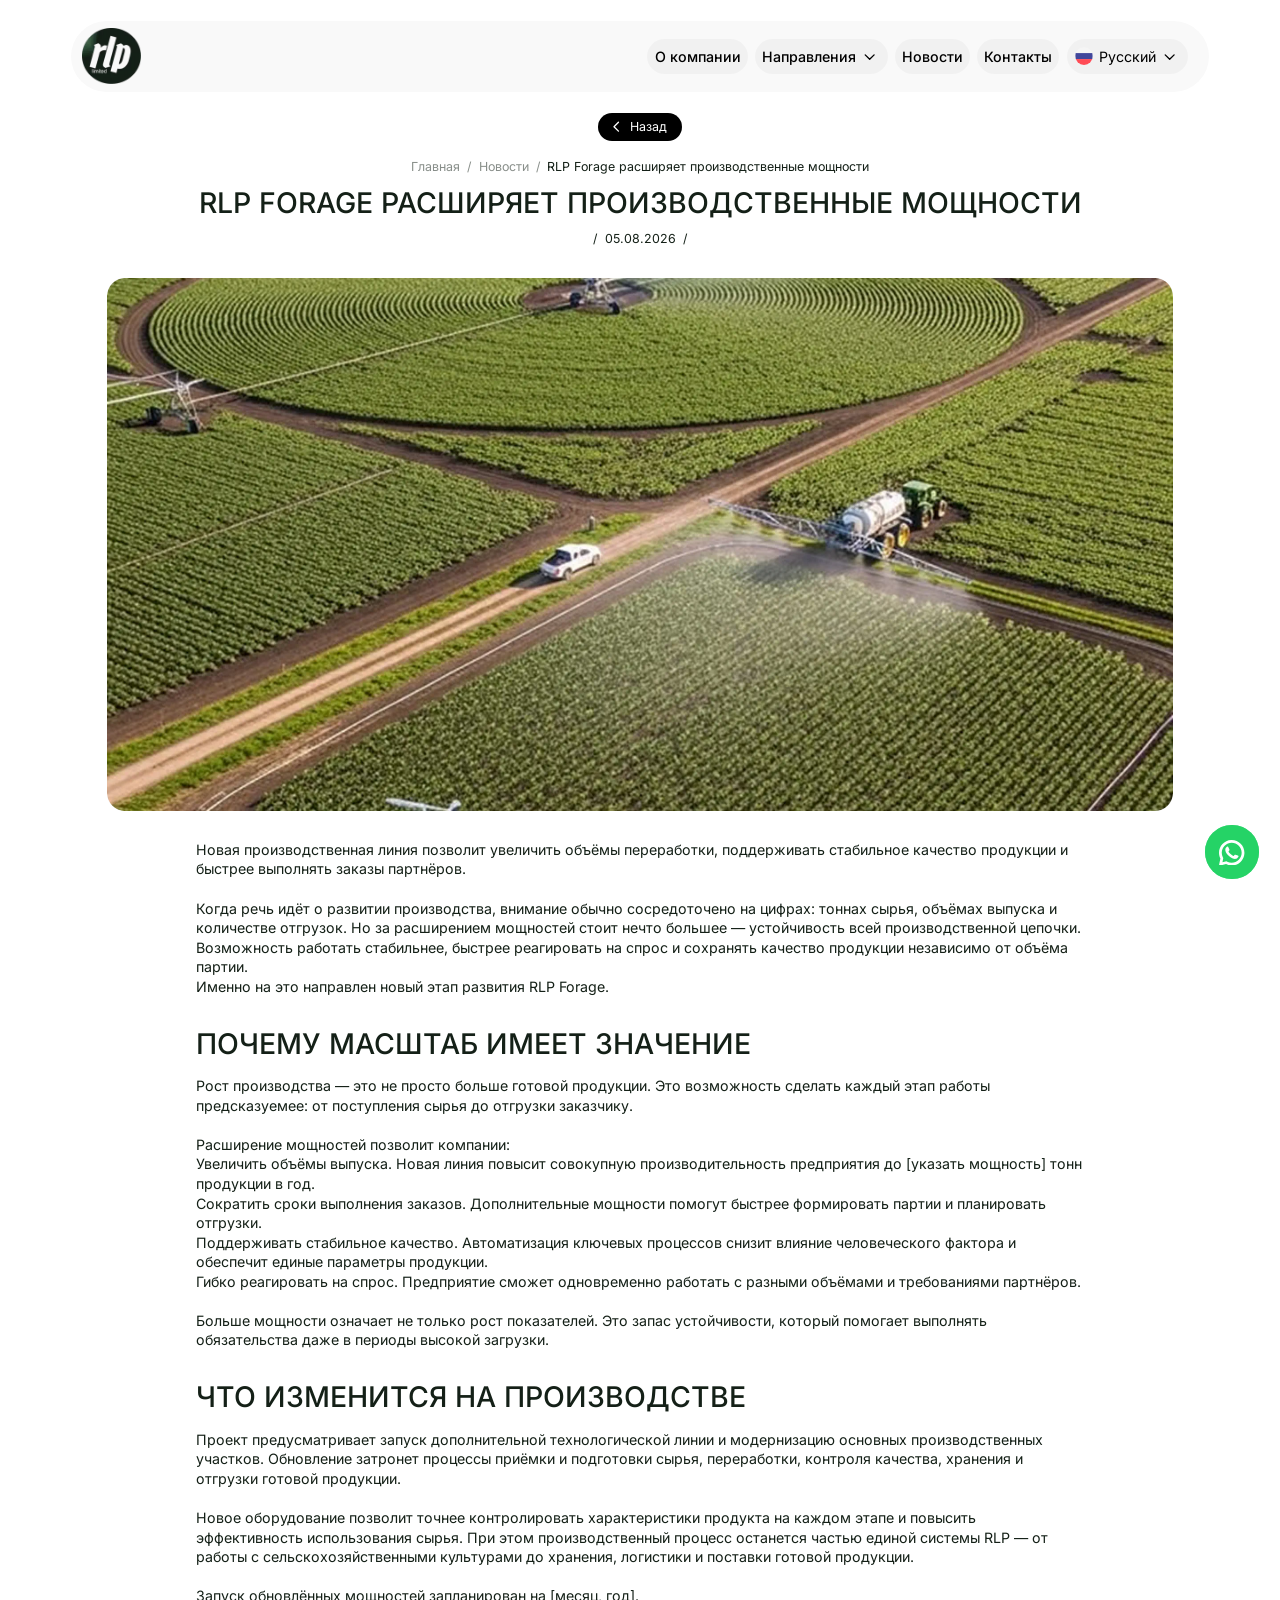
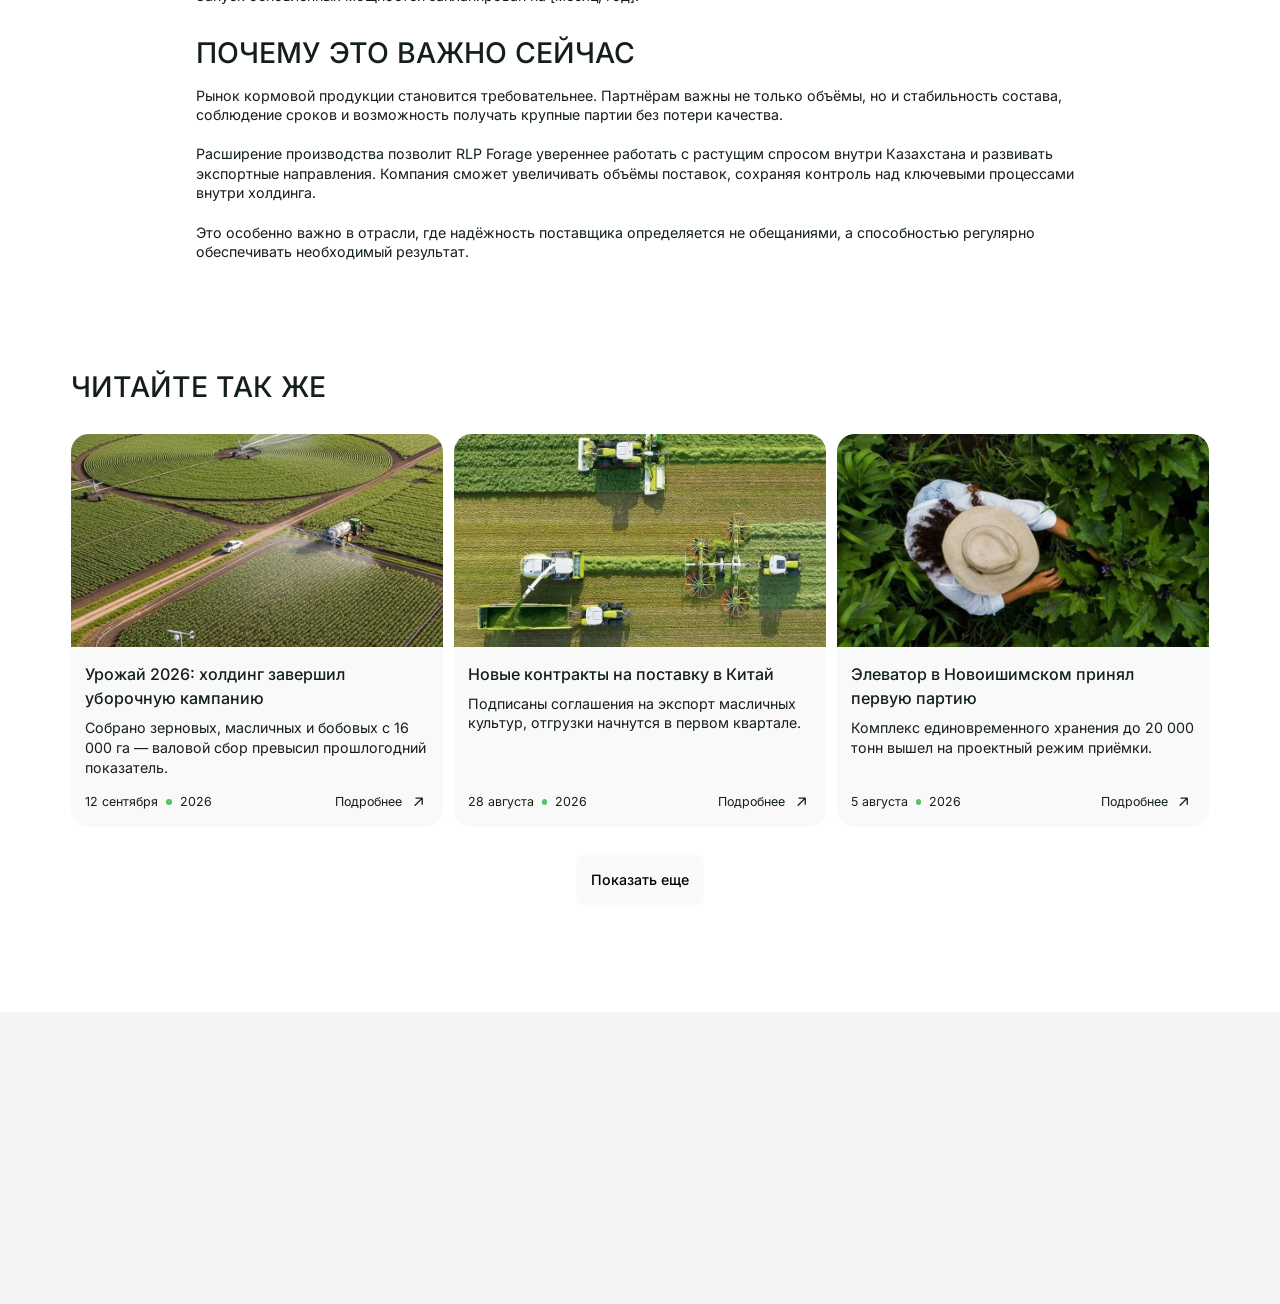
<file: news/1.html>
<!DOCTYPE html>
<html lang="ru">
<head>
  <meta charset="UTF-8" />
  <meta name="viewport" content="width=device-width, initial-scale=1.0" />
  <style>html:not(.is-ready) body{visibility:hidden}</style>
  <noscript><style>html:not(.is-ready) body{visibility:visible}</style></noscript>
  <script>
    (function () {
      var done = false;
      function go() {
        if (done) return;
        done = true;
        requestAnimationFrame(function () {
          requestAnimationFrame(function () {
            document.documentElement.classList.add("is-ready");
          });
        });
      }
      if (document.readyState === "complete") go();
      else window.addEventListener("load", go);
      setTimeout(go, 4000);
    })();
  </script>

  <title>RLP Forage расширяет производственные мощности — RLP</title>
  <meta name="description" content="" />
  <link rel="icon" href="../assets/favicon/favicon.svg?v=2" type="image/svg+xml" />
  <link rel="icon" href="../assets/favicon/favicon.png?v=2" type="image/png" sizes="96x96" />


  <link rel="preload" as="font" type="font/woff2" href="../assets/fonts/inter-400-cyrillic.woff2" crossorigin />
  <link rel="preload" as="font" type="font/woff2" href="../assets/fonts/inter-500-cyrillic.woff2" crossorigin />
  <link rel="preload" as="font" type="font/woff2" href="../assets/fonts/inter-700-cyrillic.woff2" crossorigin />

  <link rel="stylesheet" href="../src/styles/main.css?v=171" />
  <link rel="stylesheet" href="../assets/vendor/swiper/swiper-bundle.min.css" />
</head>
<body class="page-article">
  <header class="header" data-header>
    <div class="header__bar">

      <a class="header__logo" href="../index.html" aria-label="RLP — на главную">
        <img class="header__logo-light" src="../assets/logo/rlpLogoHeader2.webp" alt="RLP" width="67" height="63" />
        <img class="header__logo-dark" src="../assets/logo/newLogoHeaderBack.webp" alt="" aria-hidden="true" width="67" height="63" />
      </a>

      <div class="header__right" data-nav>

        <nav class="nav" aria-label="Основная навигация">
          <a class="nav__link" href="../about.html">О компании</a>

          <div class="nav__item" data-nav-drop>
            <a class="nav__link" href="../directions.html" aria-haspopup="true" aria-expanded="false">
              Направления
              <svg class="nav__chevron" viewBox="0 0 24 24" fill="none" aria-hidden="true">
                <path d="M7 10L12 15L17 10" stroke="currentColor" stroke-width="1.5"
                      stroke-linecap="round" stroke-linejoin="round" />
              </svg>
            </a>

            <div class="nav__drop">
              <div class="nav__drop-inner">
                <a href="../directions/agriculture.html">Сельское хозяйство</a>
                <a href="../directions/feed-flour.html">Кормовая мука</a>
                <a href="../directions/storage.html">Хранение</a>
                <a href="../directions/export.html">Экспорт и трейдинг</a>
              </div>
            </div>
          </div>

          <a class="nav__link" href="../news.html">Новости</a>
          <a class="nav__link" href="../contacts.html">Контакты</a>
        </nav>

        <div class="nav__item" data-nav-drop>
          <button class="header__lang" type="button" aria-haspopup="true" aria-expanded="false" aria-label="Выбрать язык">
            <span class="header__lang-flag" aria-hidden="true">
              <svg viewBox="0 0 20 20" fill="none">
                <mask id="flag-ru" maskUnits="userSpaceOnUse" x="0" y="0" width="20" height="20">
                  <circle cx="10" cy="10" r="10" fill="#fff" />
                </mask>
                <g mask="url(#flag-ru)">
                  <rect y="0" width="20" height="6.73" fill="#f5f5f5" />
                  <rect y="6.73" width="20" height="6.73" fill="#41479b" />
                  <rect y="13.46" width="20" height="6.73" fill="#ff4b55" />
                </g>
              </svg>
            </span>
            <span>Русский</span>
            <svg class="nav__chevron" viewBox="0 0 24 24" fill="none" aria-hidden="true">
              <path d="M7 10L12 15L17 10" stroke="currentColor" stroke-width="1.5"
                    stroke-linecap="round" stroke-linejoin="round" />
            </svg>
          </button>

          <div class="nav__drop nav__drop--right">
            <div class="nav__drop-inner">
              <a class="is-current" href="#"><svg class="header__lang-flag-img" viewBox="0 0 20 20" aria-hidden="true">
                <clipPath id="lang-flag-ru"><circle cx="10" cy="10" r="10" /></clipPath>
                <g clip-path="url(#lang-flag-ru)">
                  <rect width="20" height="6.67" fill="#f5f5f5" />
                  <rect y="6.67" width="20" height="6.66" fill="#41479b" />
                  <rect y="13.33" width="20" height="6.67" fill="#ff4b55" />
                </g>
              </svg>Русский</a>
              <a href="#"><svg class="header__lang-flag-img" viewBox="0 0 20 20" aria-hidden="true">
                <clipPath id="lang-flag-kz"><circle cx="10" cy="10" r="10" /></clipPath>
                <g clip-path="url(#lang-flag-kz)">
                  <rect width="20" height="20" fill="#00afca" />
                  <circle cx="10" cy="9" r="3" fill="#ffd400" />
                  <line x1="13.90" y1="9.00" x2="15.40" y2="9.00" stroke="#ffd400" stroke-width="0.9" stroke-linecap="round" />
                  <line x1="12.76" y1="11.76" x2="13.82" y2="12.82" stroke="#ffd400" stroke-width="0.9" stroke-linecap="round" />
                  <line x1="10.00" y1="12.90" x2="10.00" y2="14.40" stroke="#ffd400" stroke-width="0.9" stroke-linecap="round" />
                  <line x1="7.24" y1="11.76" x2="6.18" y2="12.82" stroke="#ffd400" stroke-width="0.9" stroke-linecap="round" />
                  <line x1="6.10" y1="9.00" x2="4.60" y2="9.00" stroke="#ffd400" stroke-width="0.9" stroke-linecap="round" />
                  <line x1="7.24" y1="6.24" x2="6.18" y2="5.18" stroke="#ffd400" stroke-width="0.9" stroke-linecap="round" />
                  <line x1="10.00" y1="5.10" x2="10.00" y2="3.60" stroke="#ffd400" stroke-width="0.9" stroke-linecap="round" />
                  <line x1="12.76" y1="6.24" x2="13.82" y2="5.18" stroke="#ffd400" stroke-width="0.9" stroke-linecap="round" />
                </g>
              </svg>Қазақша</a>
              <a href="#"><svg class="header__lang-flag-img" viewBox="0 0 20 20" aria-hidden="true">
                <clipPath id="lang-flag-cn"><circle cx="10" cy="10" r="10" /></clipPath>
                <g clip-path="url(#lang-flag-cn)">
                  <rect width="20" height="20" fill="#ee1c25" />
                  <polygon points="6.20,3.80 7.04,6.04 9.43,6.15 7.56,7.64 8.20,9.95 6.20,8.63 4.20,9.95 4.84,7.64 2.97,6.15 5.36,6.04" fill="#ffde02" />
                  <polygon points="11.60,3.10 11.87,3.83 12.65,3.86 12.04,4.34 12.25,5.09 11.60,4.66 10.95,5.09 11.16,4.34 10.55,3.86 11.33,3.83" fill="#ffde02" />
                  <polygon points="13.60,5.50 13.87,6.23 14.65,6.26 14.04,6.74 14.25,7.49 13.60,7.06 12.95,7.49 13.16,6.74 12.55,6.26 13.33,6.23" fill="#ffde02" />
                  <polygon points="13.40,8.50 13.67,9.23 14.45,9.26 13.84,9.74 14.05,10.49 13.40,10.06 12.75,10.49 12.96,9.74 12.35,9.26 13.13,9.23" fill="#ffde02" />
                  <polygon points="11.20,10.30 11.47,11.03 12.25,11.06 11.64,11.54 11.85,12.29 11.20,11.86 10.55,12.29 10.76,11.54 10.15,11.06 10.93,11.03" fill="#ffde02" />
                </g>
              </svg>中文</a>
            </div>
          </div>
        </div>

      </div>

      <button class="header__burger" type="button" aria-label="Открыть меню" aria-expanded="false" data-menu-toggle>
        <span aria-hidden="true"></span>
        <span aria-hidden="true"></span>
        <span aria-hidden="true"></span>
      </button>

    </div>
  </header>


  <main class="page page--inner page--article">

    <article class="shell article">

      <a class="back-link" href="../news.html">
        <svg viewBox="0 0 24 24" fill="none" aria-hidden="true">
          <path d="M14 7L9 12L14 17" stroke="currentColor" stroke-width="1.5"
                stroke-linecap="round" stroke-linejoin="round" />
        </svg>
        Назад
      </a>

      <header class="article__head">
        <nav class="crumbs card-meta" aria-label="Хлебные крошки">
          <a href="../index.html">Главная</a>
          <span aria-hidden="true">/</span>
          <a href="../news.html">Новости</a>
          <span aria-hidden="true">/</span>
          <span class="is-current">RLP Forage расширяет производственные мощности</span>
        </nav>

        <h1 class="section-heading article__title">RLP Forage расширяет производственные мощности</h1>

        <p class="card-meta article__date">
          <span aria-hidden="true">/</span>
          <time datetime="2026-08-05">05.08.2026</time>
          <span aria-hidden="true">/</span>
        </p>
      </header>

      <img class="article__cover" src="../assets/images/headline1.webp" alt="" width="1200" height="600" />

      <p class="article__lead card-description">
        Новая производственная линия позволит увеличить объёмы переработки, поддерживать стабильное качество продукции и быстрее выполнять заказы партнёров.
        <br /><br />
        Когда речь идёт о развитии производства, внимание обычно сосредоточено на цифрах: тоннах сырья, объёмах выпуска и количестве отгрузок. Но за расширением мощностей стоит нечто большее — устойчивость всей производственной цепочки. Возможность работать стабильнее, быстрее реагировать на спрос и сохранять качество продукции независимо от объёма партии.
        <br />
        Именно на это направлен новый этап развития RLP Forage.
      </p>

      <section class="article__block">
        <h2 class="section-heading">Почему масштаб имеет значение</h2>
        <p class="card-description">
          Рост производства — это не просто больше готовой продукции. Это возможность сделать каждый этап работы предсказуемее: от поступления сырья до отгрузки заказчику.
          <br /><br />
          Расширение мощностей позволит компании:
          <br />
          Увеличить объёмы выпуска. Новая линия повысит совокупную производительность предприятия до [указать мощность] тонн продукции в год.
          <br />
          Сократить сроки выполнения заказов. Дополнительные мощности помогут быстрее формировать партии и планировать отгрузки.
          <br />
          Поддерживать стабильное качество. Автоматизация ключевых процессов снизит влияние человеческого фактора и обеспечит единые параметры продукции.
          <br />
          Гибко реагировать на спрос. Предприятие сможет одновременно работать с разными объёмами и требованиями партнёров.
          <br /><br />
          Больше мощности означает не только рост показателей. Это запас устойчивости, который помогает выполнять обязательства даже в периоды высокой загрузки.
        </p>
      </section>

      <section class="article__block">
        <h2 class="section-heading">Что изменится на производстве</h2>
        <p class="card-description">
          Проект предусматривает запуск дополнительной технологической линии и модернизацию основных производственных участков. Обновление затронет процессы приёмки и подготовки сырья, переработки, контроля качества, хранения и отгрузки готовой продукции.
          <br /><br />
          Новое оборудование позволит точнее контролировать характеристики продукта на каждом этапе и повысить эффективность использования сырья. При этом производственный процесс останется частью единой системы RLP — от работы с сельскохозяйственными культурами до хранения, логистики и поставки готовой продукции.
          <br /><br />
          Запуск обновлённых мощностей запланирован на [месяц, год].
        </p>
      </section>

      <section class="article__block">
        <h2 class="section-heading">Почему это важно сейчас</h2>
        <p class="card-description">
          Рынок кормовой продукции становится требовательнее. Партнёрам важны не только объёмы, но и стабильность состава, соблюдение сроков и возможность получать крупные партии без потери качества.
          <br /><br />
          Расширение производства позволит RLP Forage увереннее работать с растущим спросом внутри Казахстана и развивать экспортные направления. Компания сможет увеличивать объёмы поставок, сохраняя контроль над ключевыми процессами внутри холдинга.
          <br /><br />
          Это особенно важно в отрасли, где надёжность поставщика определяется не обещаниями, а способностью регулярно обеспечивать необходимый результат.
        </p>
      </section>

    </article>


    <section class="shell news" id="also">

      <h2 class="section-heading news__title">Читайте так же</h2>

      <div class="news__list" data-news-list>

        <article class="news-card">
          <a class="news-card__media" href="2.html" tabindex="-1" aria-hidden="true">
            <img class="news-card__img" src="../assets/images/novosti1.webp" alt="" width="423" height="240" loading="lazy" />
          </a>
          <div class="news-card__body">
            <div class="news-card__top">
              <h3 class="card-heading-m"><a class="news-card__link" href="2.html">Урожай 2026: холдинг завершил уборочную кампанию</a></h3>
              <p class="card-description">Собрано зерновых, масличных и бобовых с 16 000 га — валовой сбор превысил прошлогодний показатель.</p>
            </div>
            <div class="news-card__foot">
              <ul class="dir-card__meta">
                <li class="card-meta">12 сентября</li>
                <li class="card-meta">2026</li>
              </ul>
              <a class="dir-card__action card-action" href="2.html">
                Подробнее
                <svg viewBox="0 0 24 24" fill="none" aria-hidden="true">
                  <path d="M8 16L16 8M16 8H9M16 8V15" stroke="currentColor" stroke-width="1.5"
                        stroke-linecap="round" stroke-linejoin="round" />
                </svg>
              </a>
            </div>
          </div>
        </article>

        <article class="news-card">
          <a class="news-card__media" href="3.html" tabindex="-1" aria-hidden="true">
            <img class="news-card__img" src="../assets/images/novosti2.webp" alt="" width="423" height="240" loading="lazy" />
          </a>
          <div class="news-card__body">
            <div class="news-card__top">
              <h3 class="card-heading-m"><a class="news-card__link" href="3.html">Новые контракты на поставку в Китай</a></h3>
              <p class="card-description">Подписаны соглашения на экспорт масличных культур, отгрузки начнутся в первом квартале.</p>
            </div>
            <div class="news-card__foot">
              <ul class="dir-card__meta">
                <li class="card-meta">28 августа</li>
                <li class="card-meta">2026</li>
              </ul>
              <a class="dir-card__action card-action" href="3.html">
                Подробнее
                <svg viewBox="0 0 24 24" fill="none" aria-hidden="true">
                  <path d="M8 16L16 8M16 8H9M16 8V15" stroke="currentColor" stroke-width="1.5"
                        stroke-linecap="round" stroke-linejoin="round" />
                </svg>
              </a>
            </div>
          </div>
        </article>

        <article class="news-card">
          <a class="news-card__media" href="4.html" tabindex="-1" aria-hidden="true">
            <img class="news-card__img" src="../assets/images/novosti3.webp" alt="" width="423" height="240" loading="lazy" />
          </a>
          <div class="news-card__body">
            <div class="news-card__top">
              <h3 class="card-heading-m"><a class="news-card__link" href="4.html">Элеватор в Новоишимском принял первую партию</a></h3>
              <p class="card-description">Комплекс единовременного хранения до 20 000 тонн вышел на проектный режим приёмки.</p>
            </div>
            <div class="news-card__foot">
              <ul class="dir-card__meta">
                <li class="card-meta">5 августа</li>
                <li class="card-meta">2026</li>
              </ul>
              <a class="dir-card__action card-action" href="4.html">
                Подробнее
                <svg viewBox="0 0 24 24" fill="none" aria-hidden="true">
                  <path d="M8 16L16 8M16 8H9M16 8V15" stroke="currentColor" stroke-width="1.5"
                        stroke-linecap="round" stroke-linejoin="round" />
                </svg>
              </a>
            </div>
          </div>
        </article>


        <article class="news-card is-hidden">
          <a class="news-card__media" href="5.html" tabindex="-1" aria-hidden="true">
            <img class="news-card__img" src="../assets/images/novosti1.webp" alt="" width="423" height="240" loading="lazy" />
          </a>
          <div class="news-card__body">
            <div class="news-card__top">
              <h3 class="card-heading-m"><a class="news-card__link" href="5.html">RLP на международной агропромышленной выставке</a></h3>
              <p class="card-description">Холдинг представил продукцию и провёл переговоры с партнёрами из Европы и Средней Азии.</p>
            </div>
            <div class="news-card__foot">
              <ul class="dir-card__meta">
                <li class="card-meta">19 июля</li>
                <li class="card-meta">2026</li>
              </ul>
              <a class="dir-card__action card-action" href="5.html">
                Подробнее
                <svg viewBox="0 0 24 24" fill="none" aria-hidden="true">
                  <path d="M8 16L16 8M16 8H9M16 8V15" stroke="currentColor" stroke-width="1.5"
                        stroke-linecap="round" stroke-linejoin="round" />
                </svg>
              </a>
            </div>
          </div>
        </article>

        <article class="news-card is-hidden">
          <a class="news-card__media" href="6.html" tabindex="-1" aria-hidden="true">
            <img class="news-card__img" src="../assets/images/novosti2.webp" alt="" width="423" height="240" loading="lazy" />
          </a>
          <div class="news-card__body">
            <div class="news-card__top">
              <h3 class="card-heading-m"><a class="news-card__link" href="6.html">Обновление парка сельхозтехники</a></h3>
              <p class="card-description">Закуплены новые комбайны и посевные комплексы для хозяйств холдинга в СКО.</p>
            </div>
            <div class="news-card__foot">
              <ul class="dir-card__meta">
                <li class="card-meta">2 июля</li>
                <li class="card-meta">2026</li>
              </ul>
              <a class="dir-card__action card-action" href="6.html">
                Подробнее
                <svg viewBox="0 0 24 24" fill="none" aria-hidden="true">
                  <path d="M8 16L16 8M16 8H9M16 8V15" stroke="currentColor" stroke-width="1.5"
                        stroke-linecap="round" stroke-linejoin="round" />
                </svg>
              </a>
            </div>
          </div>
        </article>

        <article class="news-card is-hidden">
          <a class="news-card__media" href="7.html" tabindex="-1" aria-hidden="true">
            <img class="news-card__img" src="../assets/images/novosti3.webp" alt="" width="423" height="240" loading="lazy" />
          </a>
          <div class="news-card__body">
            <div class="news-card__top">
              <h3 class="card-heading-m"><a class="news-card__link" href="7.html">Итоги экспортного сезона</a></h3>
              <p class="card-description">Объём поставок за 2025–2026 годы составил 75 тысяч тонн зерновых и масличных культур.</p>
            </div>
            <div class="news-card__foot">
              <ul class="dir-card__meta">
                <li class="card-meta">24 июня</li>
                <li class="card-meta">2026</li>
              </ul>
              <a class="dir-card__action card-action" href="7.html">
                Подробнее
                <svg viewBox="0 0 24 24" fill="none" aria-hidden="true">
                  <path d="M8 16L16 8M16 8H9M16 8V15" stroke="currentColor" stroke-width="1.5"
                        stroke-linecap="round" stroke-linejoin="round" />
                </svg>
              </a>
            </div>
          </div>
        </article>

      </div>

      <button class="btn btn--faint" type="button" data-news-more>Показать еще</button>
    </section>

  </main>
  <footer class="footer">

    <div class="footer__main">

      <a class="footer__logo" href="../index.html" aria-label="RLP Holding — на главную">
        <img src="../assets/logo/logoFooter.webp" alt="RLP Holding" width="129" height="120" loading="lazy" />
      </a>

      <div class="footer__cols">

        <div class="footer__col">
          <p class="footer__col-title">Навигация</p>
          <nav class="footer__list" aria-label="Навигация в футере">
            <a class="footer__link" href="../about.html">О холдинге</a>
            <a class="footer__link" href="../news.html">Новости</a>
            <a class="footer__link" href="../contacts.html">Контакты</a>
            <a class="footer__link" href="../vacancies.html">Вакансии</a>
          </nav>
        </div>

        <div class="footer__col">
          <p class="footer__col-title">Направления</p>
          <nav class="footer__list" aria-label="Направления">
            <a class="footer__link" href="../directions/agriculture.html">Сельское хозяйство</a>
            <a class="footer__link" href="../directions/feed-flour.html">Кормовая мука</a>
            <a class="footer__link" href="../directions/storage.html">Хранение</a>
            <a class="footer__link" href="../directions/export.html">Экспорт и трейдинг</a>
          </nav>
        </div>

        <div class="footer__col">
          <p class="footer__col-title">Связаться с нами</p>
          <div class="footer__list">
            <a class="footer__link footer__link--medium" href="mailto:rlp@gmail.com">rlp@gmail.com</a>
            <a class="footer__link footer__link--medium" href="tel:+77017326006">+7 701 732 6006</a>
          </div>
        </div>

        <div class="footer__col">
          <p class="footer__col-title">Социальные сети</p>
          <div class="footer__list">
            <a class="footer__link footer__link--medium" href="#" target="_blank" rel="noopener">Instagram</a>
            <a class="footer__link" href="#" target="_blank" rel="noopener">WhatsApp</a>
            <a class="footer__link" href="#" target="_blank" rel="noopener">Facebook</a>
            <a class="footer__link" href="#" target="_blank" rel="noopener">YouTube</a>
          </div>
        </div>

      </div>
    </div>

    <div class="footer__bottom">
      <p>© 2026 RLP Holding</p>
      <a href="../policy.html">Политика конфиденциальности</a>
      <p>Сделано в <a href="https://factum.agency/" target="_blank" rel="noopener"><b>factum.</b></a></p>
    </div>

  </footer>

  <div class="fab-stack">
    <a class="fab fab--phone" href="tel:+77017326006" aria-label="Позвонить">
      <span class="fab__icon">
        <svg width="19" height="18" viewBox="0 0 19 18" fill="none" xmlns="http://www.w3.org/2000/svg" aria-hidden="true">
          <path d="M17.9288 12.176L14.4006 10.5051C13.5138 10.0844 12.4371 10.3609 11.8986 11.1542L11.2906 12.0377C10.3277 11.7012 7.91442 10.5893 6.32451 7.45787L7.52806 6.45419C8.20581 5.8832 8.38312 4.92155 7.93974 4.17025L6.0458 0.942745C5.77978 0.497975 5.33005 0.173402 4.81064 0.0531641C4.28492 -0.0669958 3.7275 0.0171071 3.27778 0.299614L0.877163 1.79019C0.26269 2.17484 -0.0793291 2.86606 0.0157216 3.5572C0.389408 6.41212 2.60635 15.9024 15.2051 17.9699C15.3127 17.988 15.4204 18 15.5281 18C16.1868 18 16.8013 17.6754 17.1687 17.1285L18.7015 14.8145C18.9929 14.3698 19.0752 13.8349 18.9296 13.33C18.7839 12.8311 18.4165 12.4104 17.9288 12.176Z"></path>
        </svg>
      </span>
    </a>
    <a class="fab fab--whatsapp" href="https://wa.me/77017326006?text=%D0%97%D0%B4%D1%80%D0%B0%D0%B2%D1%81%D1%82%D0%B2%D1%83%D0%B9%D1%82%D0%B5!%20%D0%9F%D0%B8%D1%88%D1%83%20%D1%81%20%D1%81%D0%B0%D0%B9%D1%82%D0%B0%20RLP" target="_blank" rel="nofollow noopener" aria-label="Написать в WhatsApp">
      <span class="fab__icon">
        <svg width="13" height="13" viewBox="0 0 13 13" fill="none" xmlns="http://www.w3.org/2000/svg" aria-hidden="true">
          <path d="M5.89639 0.507229C2.59515 0.664415 -0.00998593 3.41371 2.87769e-05 6.71868C0.00307803 7.72529 0.246092 8.6754 0.674781 9.5149L0.0165904 12.7098C-0.0190141 12.8827 0.136857 13.034 0.308541 12.9933L3.4392 12.2516C4.24351 12.6523 5.14693 12.8837 6.10305 12.8983C9.47723 12.9498 12.2907 10.2706 12.3959 6.89769C12.5086 3.28214 9.52458 0.334438 5.89639 0.507229ZM9.63193 10.132C8.71509 11.0488 7.49608 11.5537 6.19949 11.5537C5.44029 11.5537 4.71343 11.3834 4.03903 11.0475L3.60305 10.8303L1.68364 11.285L2.08766 9.32373L1.87287 8.90311C1.52277 8.21748 1.34526 7.47606 1.34526 6.69949C1.34526 5.40287 1.85018 4.18388 2.76702 3.26701C3.67566 2.35836 4.91456 1.84522 6.19958 1.84522C7.49617 1.84525 8.71513 2.35017 9.63196 3.26698C10.5488 4.18382 11.0537 5.40281 11.0538 6.6994C11.0537 7.98445 10.5406 9.22334 9.63193 10.132Z"></path>
          <path d="M9.20802 8.04417L8.00718 7.69937C7.84931 7.65405 7.6793 7.69883 7.56426 7.81604L7.27061 8.11523C7.14678 8.24138 6.9589 8.28192 6.79501 8.21562C6.22696 7.98573 5.03201 6.92327 4.72684 6.39183C4.6388 6.23853 4.65336 6.04688 4.76146 5.907L5.01784 5.57532C5.11828 5.44537 5.13948 5.27085 5.07305 5.12063L4.56783 3.97796C4.44682 3.70428 4.09708 3.62461 3.8686 3.81785C3.53345 4.10131 3.13579 4.53206 3.08745 5.00927C3.00222 5.85062 3.36305 6.91122 4.72753 8.18474C6.30388 9.656 7.56621 9.85037 8.3881 9.65128C8.85428 9.53836 9.22682 9.0857 9.46195 8.71507C9.62224 8.46237 9.49567 8.12677 9.20802 8.04417Z"></path>
        </svg>
      </span>
    </a>
  </div>
  <script src="../assets/vendor/lenis.min.js"></script>
  <script src="../assets/vendor/swiper/swiper-bundle.min.js"></script>
  <script src="../src/lib/main.js?v=171"></script>
</body>
</html>
</file>
<file: src/styles/main.css>
@import url("vars.css?v=171");
@import url("fonts.css?v=171");
@import url("global.css?v=171");
@import url("header.css?v=171");
@import url("footer.css?v=171");
@import url("style.css?v=171");
@import url("whatsapp.css?v=171");
</file>
